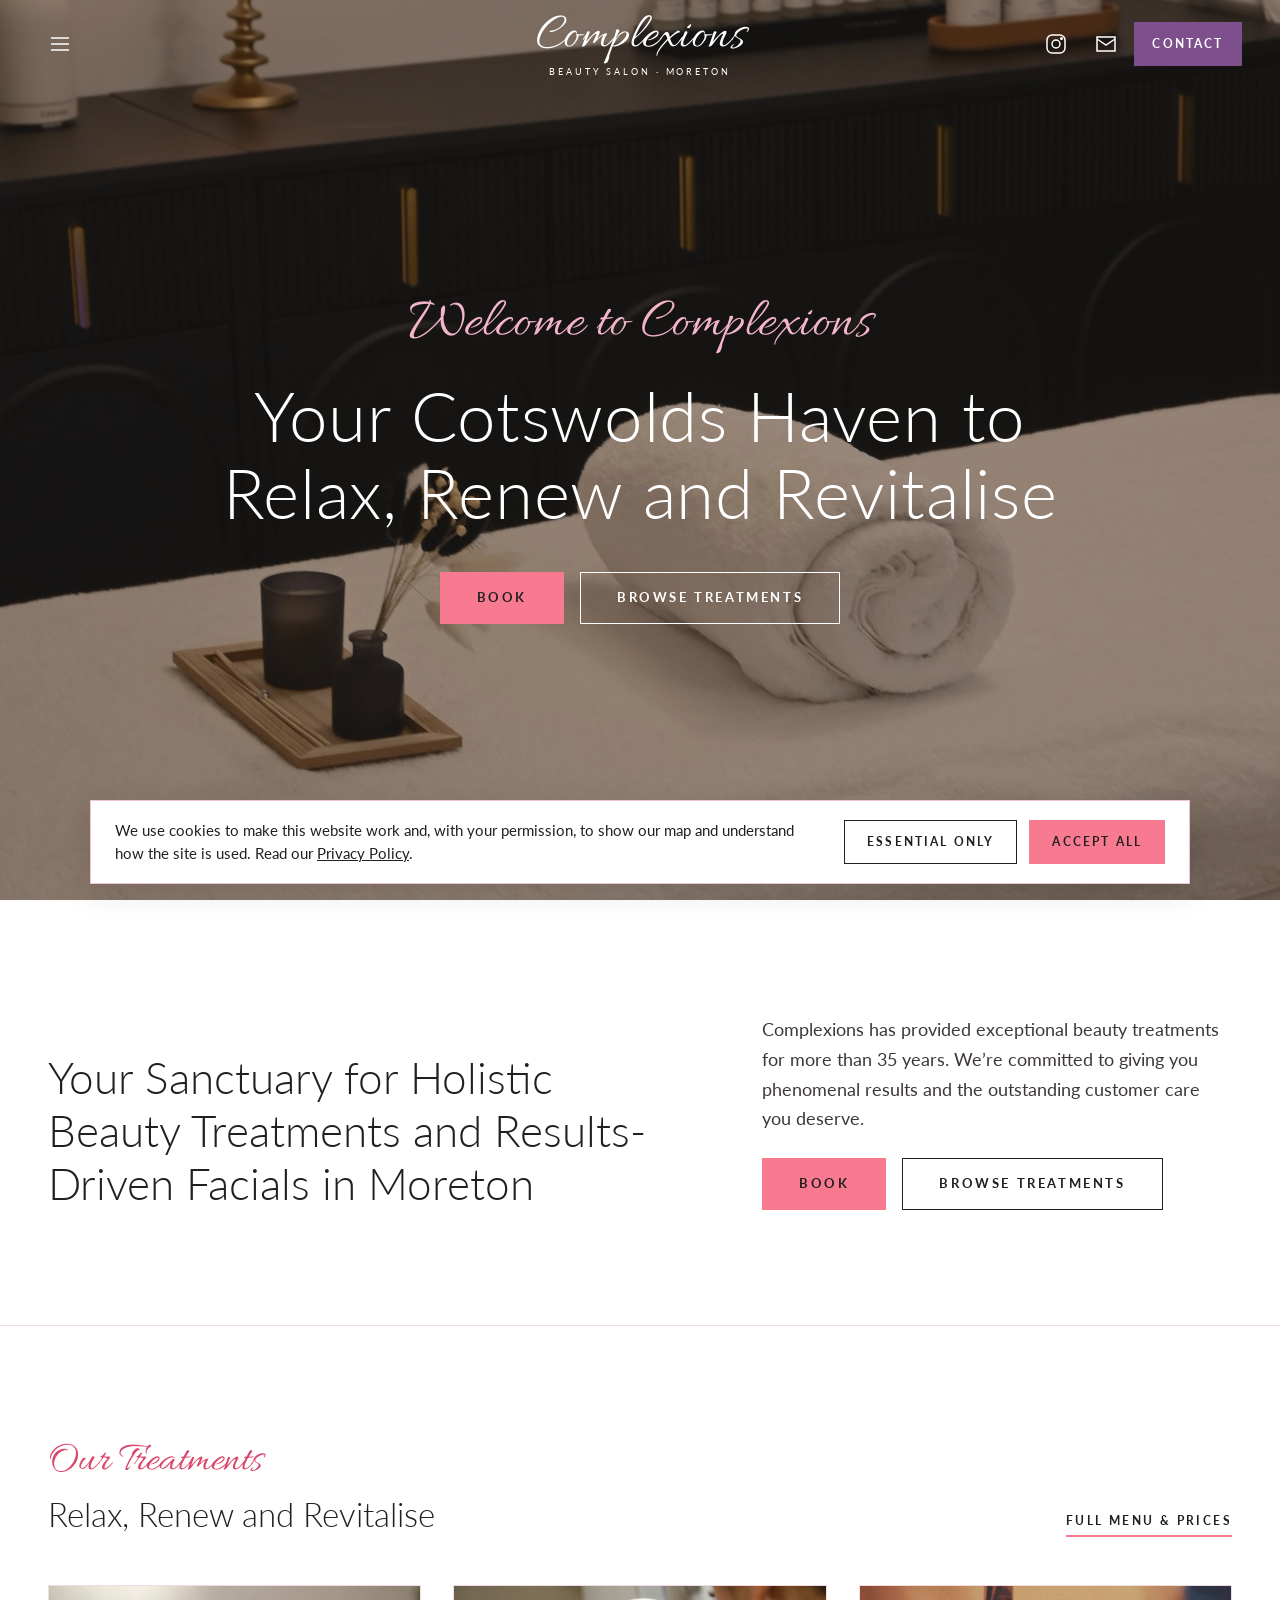
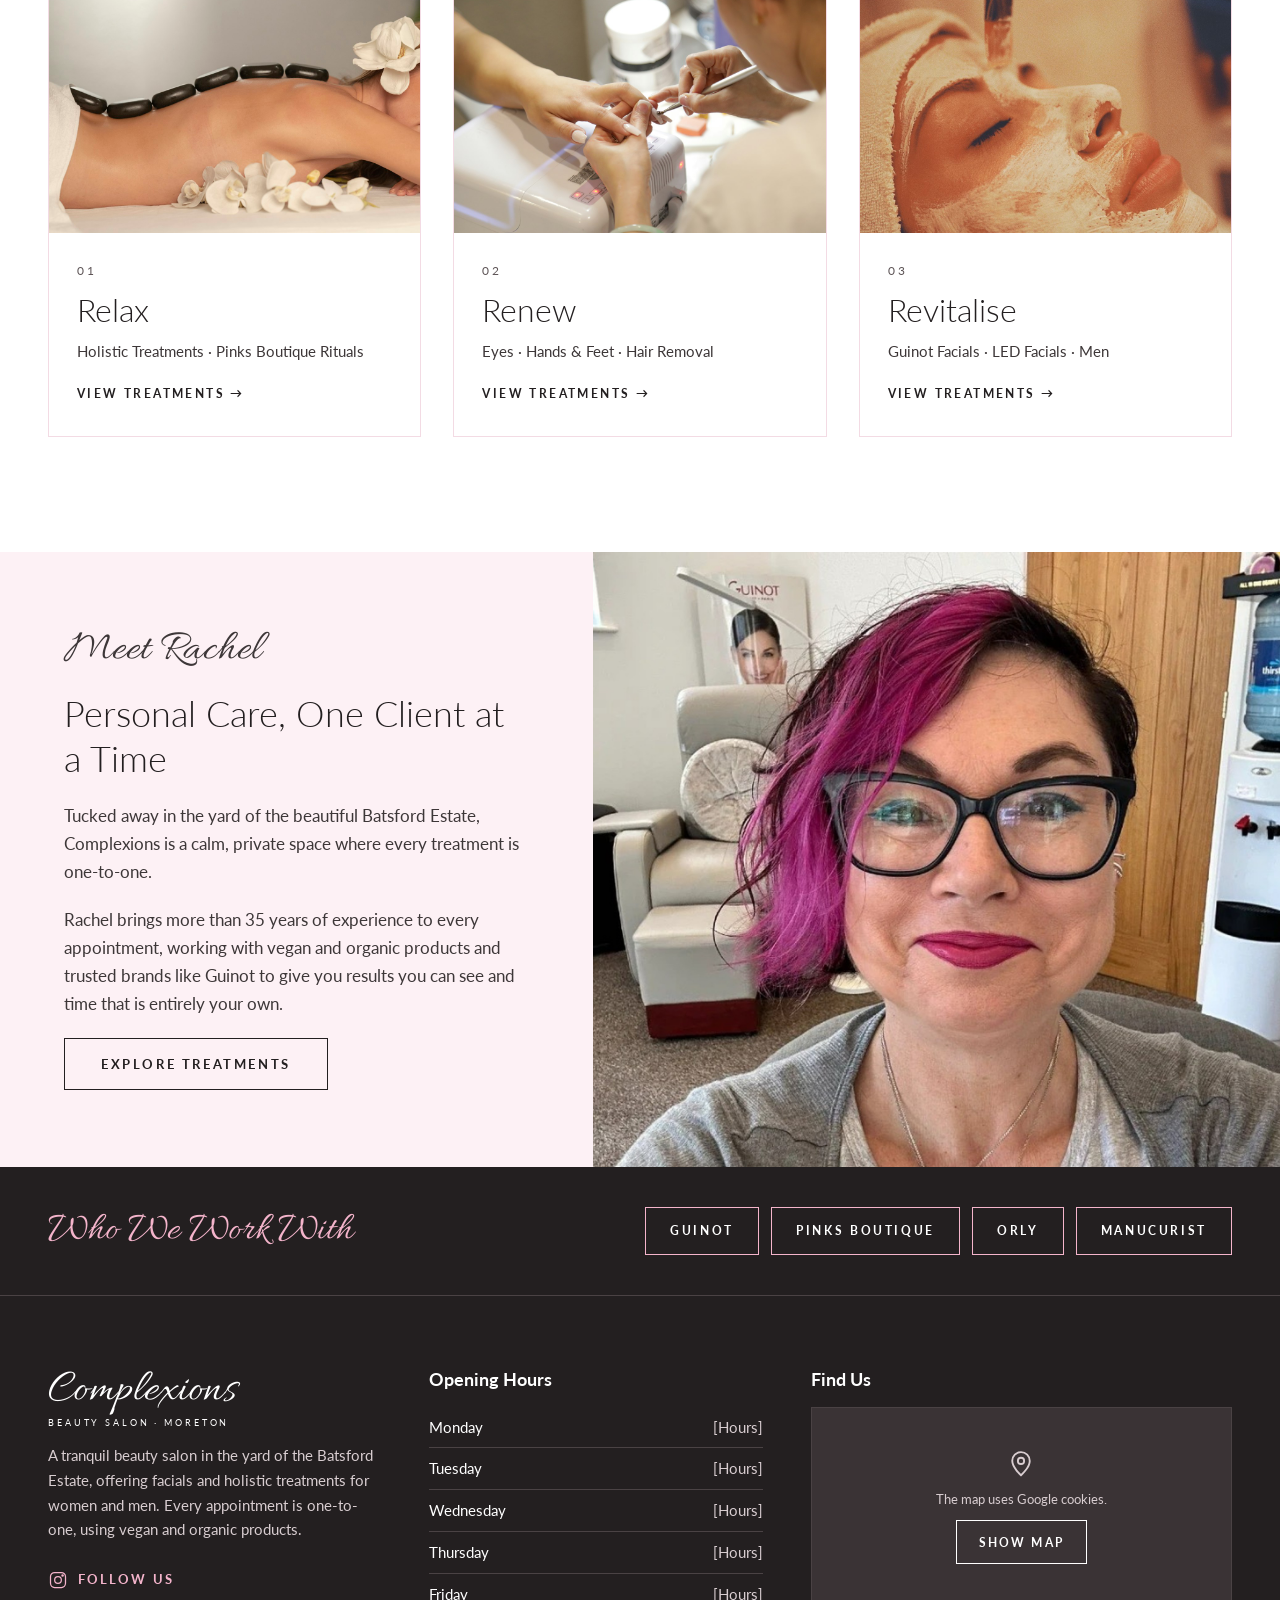
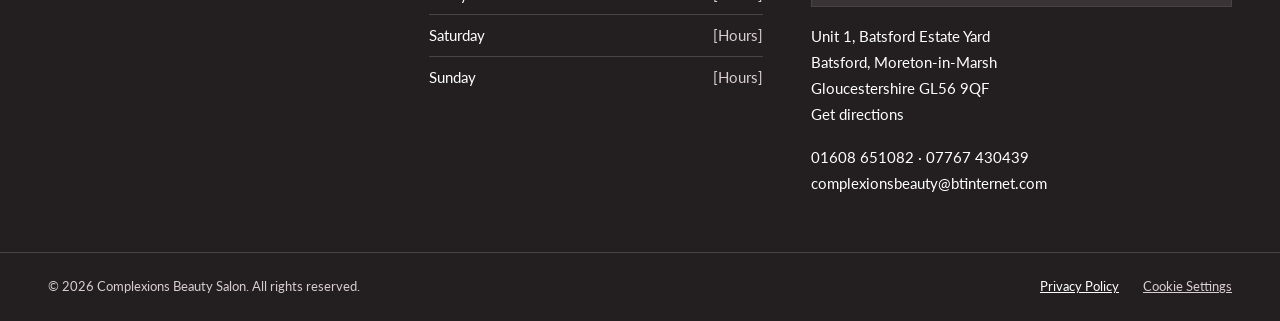
<file: index.html>
<!doctype html>
<html lang="en-GB">
<head>
<meta charset="utf-8">
<meta name="viewport" content="width=device-width, initial-scale=1">
<meta http-equiv="refresh" content="0; url=./v2/">
<title>Complexions Beauty Salon</title>
</head>
<body>
<p><a href="./v2/">Continue to Complexions</a></p>
</body>
</html>
</file>
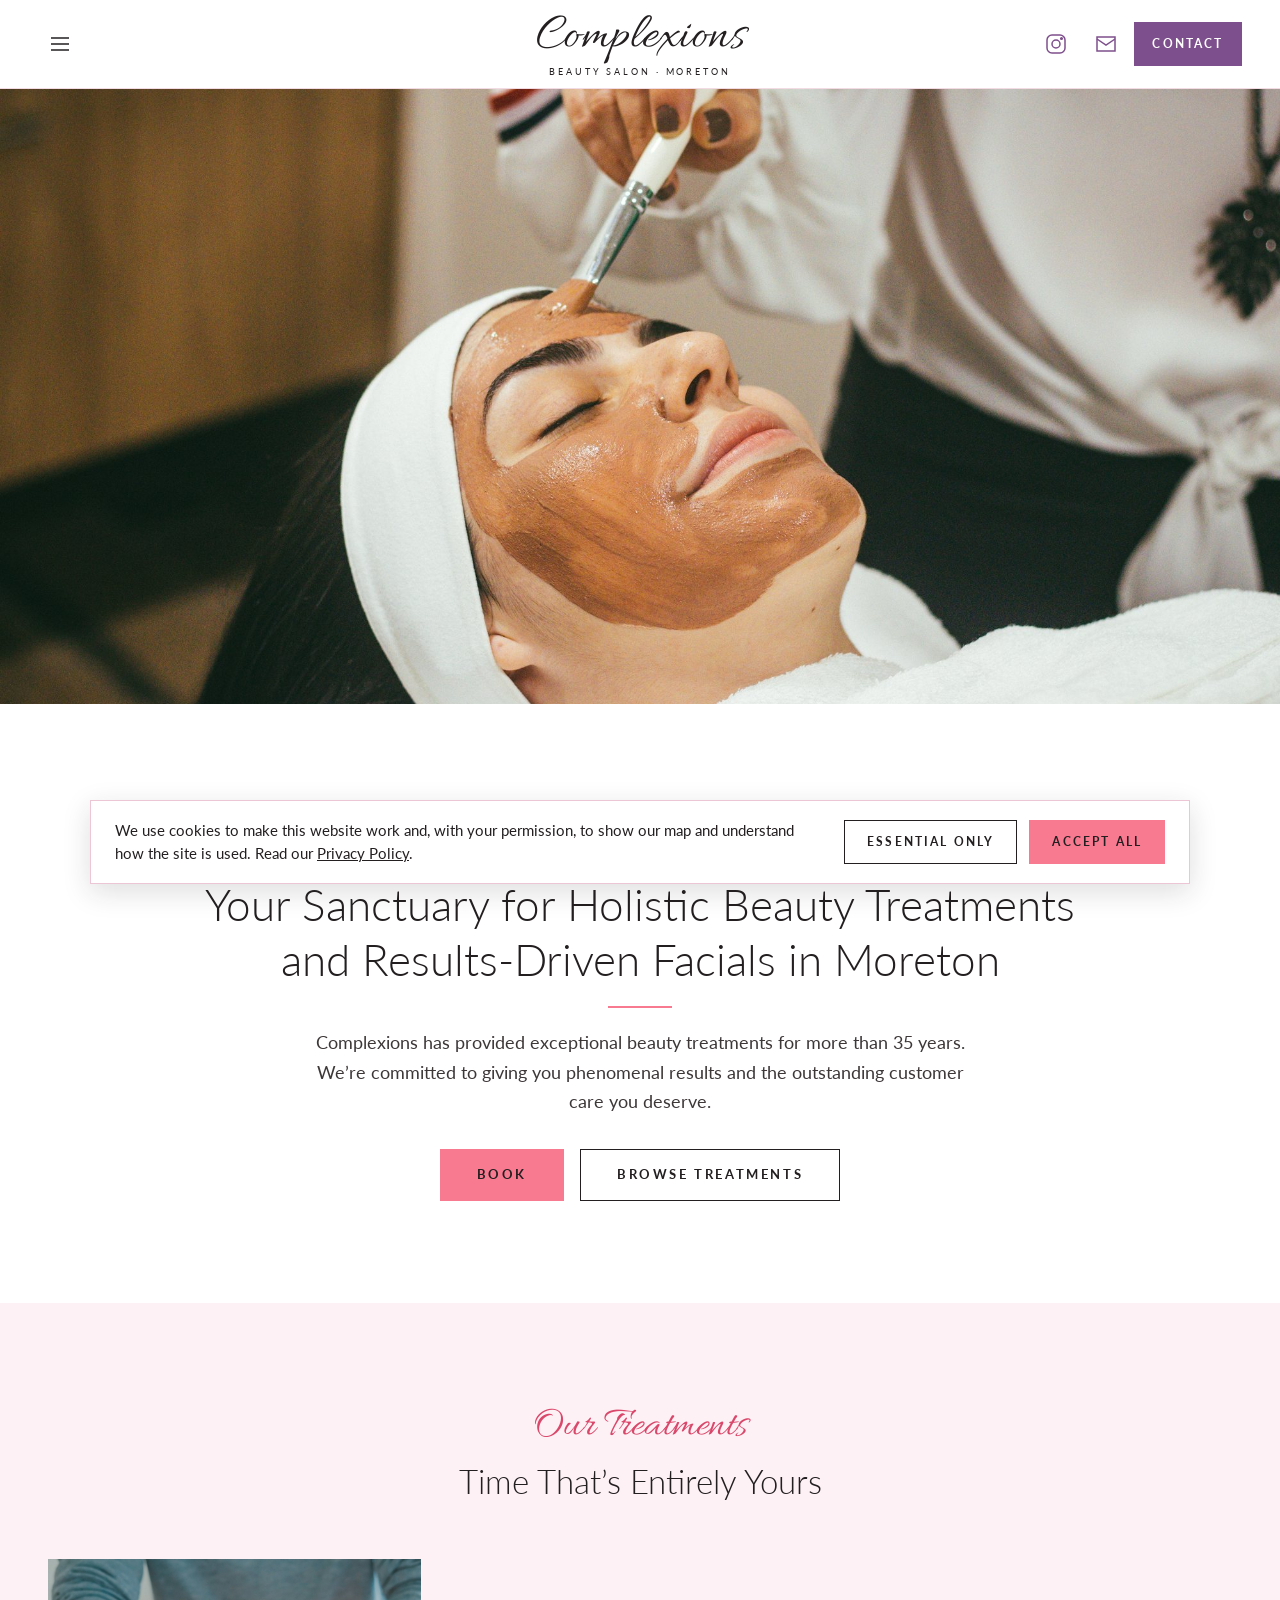
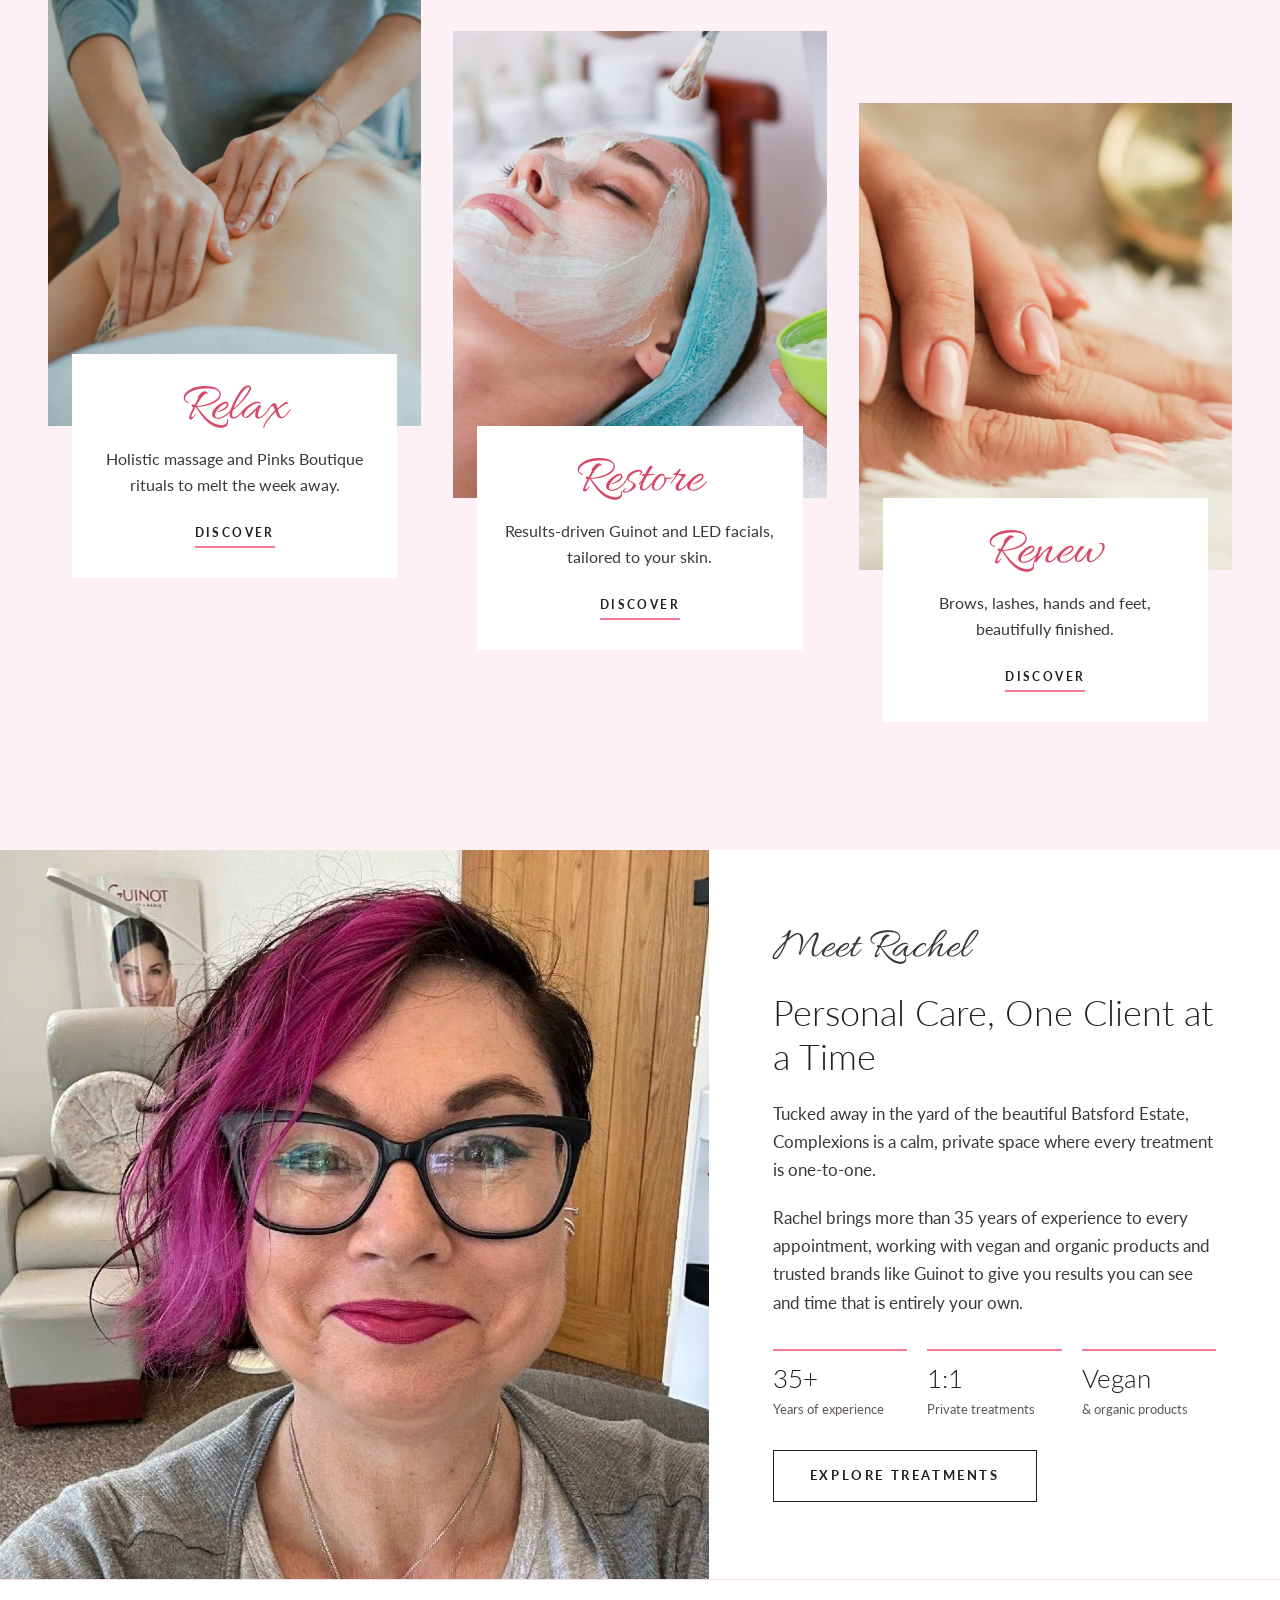
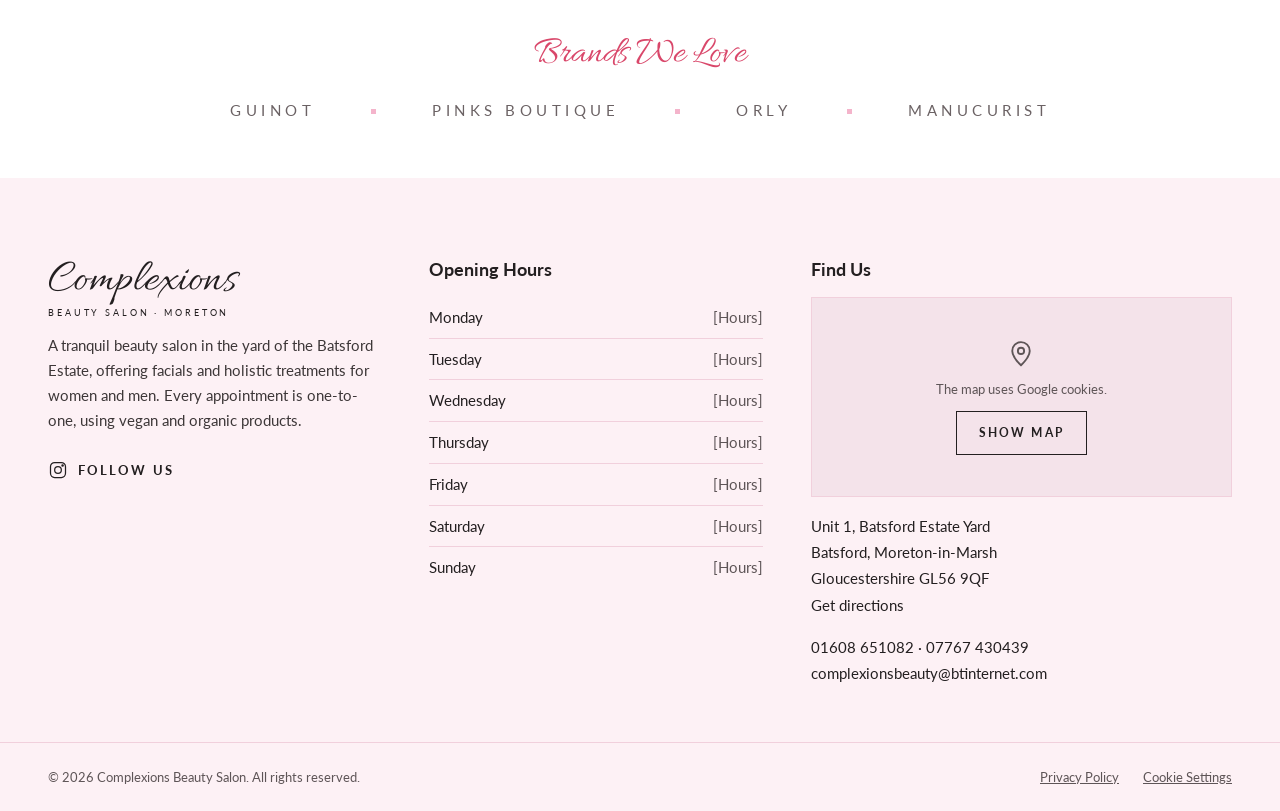
<file: v1/index.html>
<!doctype html>
<html lang="en-GB">
<head>
<meta charset="utf-8">
<meta name="viewport" content="width=device-width, initial-scale=1">
<title>Complexions Beauty Salon | Facials &amp; Holistic Treatments in Moreton-in-Marsh</title>
<meta name="description" content="Holistic beauty treatments and results-driven Guinot facials on the Batsford Estate, Moreton-in-Marsh. One-to-one care for more than 35 years.">
<meta property="og:title" content="Complexions Beauty Salon | Facials &amp; Holistic Treatments in Moreton-in-Marsh">
<meta property="og:description" content="Holistic beauty treatments and results-driven Guinot facials on the Batsford Estate, Moreton-in-Marsh. One-to-one care for more than 35 years.">
<meta property="og:type" content="website">
<meta name="theme-color" content="#ffffff">
<link rel="preconnect" href="https://fonts.googleapis.com">
<link rel="preconnect" href="https://fonts.gstatic.com" crossorigin>
<link rel="stylesheet" href="https://fonts.googleapis.com/css2?family=Allura&amp;family=Lato:wght@300;400;700&amp;display=swap">
<link rel="stylesheet" href="css/style.css">
<script type="application/ld+json">{"@context": "https://schema.org", "@type": "BeautySalon", "name": "Complexions Beauty Salon", "url": "https://complexionsbeautymoreton.co.uk/", "telephone": "+44 1608 651082", "email": "complexionsbeauty@btinternet.com", "address": {"@type": "PostalAddress", "streetAddress": "Unit 1, Batsford Estate Yard, Batsford", "addressLocality": "Moreton-in-Marsh", "addressRegion": "Gloucestershire", "postalCode": "GL56 9QF", "addressCountry": "GB"}, "sameAs": ["https://www.instagram.com/complexionsbeautysalonmoreton_/"]}</script>
</head>
<body>
<a class="skip-link" href="#main">Skip to content</a>
<header class="site-header">
<div class="site-header__inner">
<div class="site-header__left">
<button class="icon-btn" type="button" aria-label="Open menu" aria-controls="site-menu" aria-expanded="false" data-menu-open><svg viewBox="0 0 24 24" fill="none" stroke="currentColor" stroke-width="1.5" aria-hidden="true"><path d="M3 6h18M3 12h18M3 18h18"/></svg></button>
</div>
<a class="logo" href="index.html" aria-label="Complexions Beauty Salon, home">
<span class="logo__name">Complexions</span>
<span class="logo__tag">Beauty Salon &middot; Moreton</span>
</a>
<div class="site-header__right">
<a class="icon-btn social-link" href="https://www.instagram.com/complexionsbeautysalonmoreton_/" target="_blank" rel="noopener" aria-label="Complexions on Instagram"><svg viewBox="0 0 24 24" fill="none" stroke="currentColor" stroke-width="1.5" aria-hidden="true"><rect x="3" y="3" width="18" height="18" rx="5"/><circle cx="12" cy="12" r="4"/><circle cx="17.5" cy="6.5" r="0.8"/></svg></a>
<a class="icon-btn social-link social-link--email" href="mailto:complexionsbeauty@btinternet.com" aria-label="Email Complexions"><svg viewBox="0 0 24 24" fill="none" stroke="currentColor" stroke-width="1.5" aria-hidden="true"><rect x="3" y="5" width="18" height="14"/><path d="M3 7l9 6 9-6"/></svg></a>
<a class="contact-btn" href="#find-us">Contact</a>
</div>
</div>
</header>
<div class="menu" id="site-menu" aria-hidden="true">
<div class="menu__panel" role="dialog" aria-modal="true" aria-label="Menu">
<button class="icon-btn menu__close" type="button" aria-label="Close menu" data-menu-close><svg viewBox="0 0 24 24" fill="none" stroke="currentColor" stroke-width="1.5" aria-hidden="true"><path d="M5 5l14 14M19 5L5 19"/></svg></button>
<nav class="menu__nav" aria-label="Main">
<a href="index.html" aria-current="page">Home</a>
<a href="#about">About</a>
<a href="treatments.html">Treatments &amp; Prices</a>
<a href="treatments.html#facials">Facials</a>
<a href="treatments.html#treats">Gift Vouchers</a>
<a href="https://complexionsbeautymoreton.co.uk/booking/">Book</a>
<a href="#find-us">Contact</a>
</nav>
<div class="menu__contact">
<a href="tel:01608651082">01608 651082</a><br>
<a href="tel:07767430439">07767 430439</a><br>
<a href="mailto:complexionsbeauty@btinternet.com">complexionsbeauty@btinternet.com</a><br>
<a href="https://www.instagram.com/complexionsbeautysalonmoreton_/" target="_blank" rel="noopener">Instagram</a>
</div>
</div>
<button class="menu__backdrop" type="button" aria-label="Close menu" tabindex="-1" data-menu-close></button>
</div>
<main id="main">

<section class="hero-v1" aria-label="Welcome">
<img class="media" src="images/hero-salon.jpg" alt="A facial treatment in progress" loading="eager" fetchpriority="high">
</section>

<section class="intro">
<div class="intro__inner">
<p class="script script--lg">Welcome to Complexions</p>
<h1>Your Sanctuary for Holistic Beauty Treatments and Results-Driven Facials in Moreton</h1>
<span class="rule" aria-hidden="true"></span>
<p class="lead">Complexions has provided exceptional beauty treatments for more than 35 years. We&rsquo;re committed to giving you phenomenal results and the outstanding customer care you deserve.</p>
<div class="btn-row">
<a class="btn btn--primary" href="https://complexionsbeautymoreton.co.uk/booking/">Book</a>
<a class="btn btn--outline" href="treatments.html">Browse Treatments</a>
</div>
</div>
</section>

<section class="stagger" aria-labelledby="stagger-title">
<div class="stagger__head">
<p class="script">Our Treatments</p>
<h2 id="stagger-title">Time That&rsquo;s Entirely Yours</h2>
</div>
<div class="stagger__grid">
<article class="stagger__item">
<div class="stagger__img"><img class="media" src="images/relax.jpg" alt="A holistic massage treatment" loading="lazy"></div>
<div class="stagger__card">
<h3>Relax</h3>
<p>Holistic massage and Pinks Boutique rituals to melt the week away.</p>
<a class="text-link" href="treatments.html#holistic">Discover</a>
</div>
</article>
<article class="stagger__item">
<div class="stagger__img"><img class="media" src="images/restore.jpg" alt="A restorative facial treatment" loading="lazy"></div>
<div class="stagger__card">
<h3>Restore</h3>
<p>Results-driven Guinot and LED facials, tailored to your skin.</p>
<a class="text-link" href="treatments.html#facials">Discover</a>
</div>
</article>
<article class="stagger__item">
<div class="stagger__img"><img class="media" src="images/renew.jpg" alt="A soft pink manicure" loading="lazy"></div>
<div class="stagger__card">
<h3>Renew</h3>
<p>Brows, lashes, hands and feet, beautifully finished.</p>
<a class="text-link" href="treatments.html#hands-feet">Discover</a>
</div>
</article>
</div>
</section>

<section class="about" id="about" aria-label="About Complexions">
<div class="about__media"><img class="media" src="images/about-rachel.jpg" alt="Portrait of a beauty therapist" loading="lazy"></div>
<div class="about__body">
<p class="script script--md">Meet Rachel</p>
<h2>Personal Care, One Client at a Time</h2>
<p>Tucked away in the yard of the beautiful Batsford Estate, Complexions is a calm, private space where every treatment is one-to-one.</p>
<p>Rachel brings more than 35 years of experience to every appointment, working with vegan and organic products and trusted brands like Guinot to give you results you can see and time that is entirely your own.</p>
<div class="facts">
<div><strong>35+</strong><span>Years of experience</span></div>
<div><strong>1:1</strong><span>Private treatments</span></div>
<div><strong>Vegan</strong><span>&amp; organic products</span></div>
</div>
<div><a class="btn btn--outline" href="treatments.html">Explore Treatments</a></div>
</div>
</section>

<section class="brands" aria-labelledby="brands-title">
<div class="brands__inner">
<h2 id="brands-title">Brands We Love</h2>
<ul>
<li>Guinot</li>
<li>Pinks Boutique</li>
<li>Orly</li>
<li>Manucurist</li>
</ul>
</div>
</section>

</main>
<footer class="site-footer" id="find-us">
<div class="wrap footer-cols">
<div class="footer-col">
<div class="footer-logo"><a class="logo" href="index.html" aria-label="Complexions Beauty Salon, home">
<span class="logo__name">Complexions</span>
<span class="logo__tag">Beauty Salon &middot; Moreton</span>
</a></div>
<p>A tranquil beauty salon in the yard of the Batsford Estate, offering facials and holistic treatments for women and men. Every appointment is one-to-one, using vegan and organic products.</p>
<a class="follow" href="https://www.instagram.com/complexionsbeautysalonmoreton_/" target="_blank" rel="noopener"><svg viewBox="0 0 24 24" fill="none" stroke="currentColor" stroke-width="1.5" aria-hidden="true"><rect x="3" y="3" width="18" height="18" rx="5"/><circle cx="12" cy="12" r="4"/><circle cx="17.5" cy="6.5" r="0.8"/></svg> Follow Us</a>
</div>
<div class="footer-col">
<h3>Opening Hours</h3>
<ul class="hours">
<li><span>Monday</span><span>[Hours]</span></li>
<li><span>Tuesday</span><span>[Hours]</span></li>
<li><span>Wednesday</span><span>[Hours]</span></li>
<li><span>Thursday</span><span>[Hours]</span></li>
<li><span>Friday</span><span>[Hours]</span></li>
<li><span>Saturday</span><span>[Hours]</span></li>
<li><span>Sunday</span><span>[Hours]</span></li>
</ul>
</div>
<div class="footer-col footer-col--wide">
<h3>Find Us</h3>
<div class="map" data-map="https://maps.google.com/maps?q=Complexions%20Beauty%20Salon%2C%20Unit%201%20Batsford%20Estate%20Yard%2C%20Batsford%2C%20GL56%209QF&amp;z=15&amp;output=embed">
<div class="map__consent">
<svg viewBox="0 0 24 24" fill="none" stroke="currentColor" stroke-width="1.5" aria-hidden="true"><path d="M12 21s-7-6.2-7-11.5A7 7 0 0 1 19 9.5C19 14.8 12 21 12 21z"/><circle cx="12" cy="9.5" r="2.5"/></svg>
<span>The map uses Google cookies.</span>
<button class="btn btn--outline btn--sm" type="button" data-map-load>Show Map</button>
</div>
</div>
<address class="address">
Unit 1, Batsford Estate Yard<br>Batsford, Moreton-in-Marsh<br>Gloucestershire GL56 9QF<br>
<a href="https://www.google.com/maps/search/?api=1&amp;query=Complexions+Beauty+Salon+Batsford+Moreton-in-Marsh+GL56+9QF" target="_blank" rel="noopener">Get directions</a>
</address>
<div class="address">
<a href="tel:01608651082">01608 651082</a> &middot; <a href="tel:07767430439">07767 430439</a><br>
<a href="mailto:complexionsbeauty@btinternet.com">complexionsbeauty@btinternet.com</a>
</div>
</div>
</div>
<div class="footer-bar">
<div class="wrap footer-bar__inner">
<span>&copy; <span data-year>2026</span> Complexions Beauty Salon. All rights reserved.</span>
<div class="footer-bar__links">
<a href="privacy.html">Privacy Policy</a>
<button class="linklike" type="button" data-cookie-settings>Cookie Settings</button>
</div>
</div>
</div>
</footer>

<div class="cookie" id="cookie-banner" role="region" aria-label="Cookie notice" hidden>
<div class="cookie__box">
<p>We use cookies to make this website work and, with your permission, to show our map and understand how the site is used. Read our <a href="privacy.html#cookies">Privacy Policy</a>.</p>
<div class="cookie__actions">
<button class="btn btn--outline btn--sm" type="button" data-cookie="essential">Essential Only</button>
<button class="btn btn--primary btn--sm" type="button" data-cookie="all">Accept All</button>
</div>
</div>
</div>

<script src="js/main.js"></script>
</body>
</html>
</file>
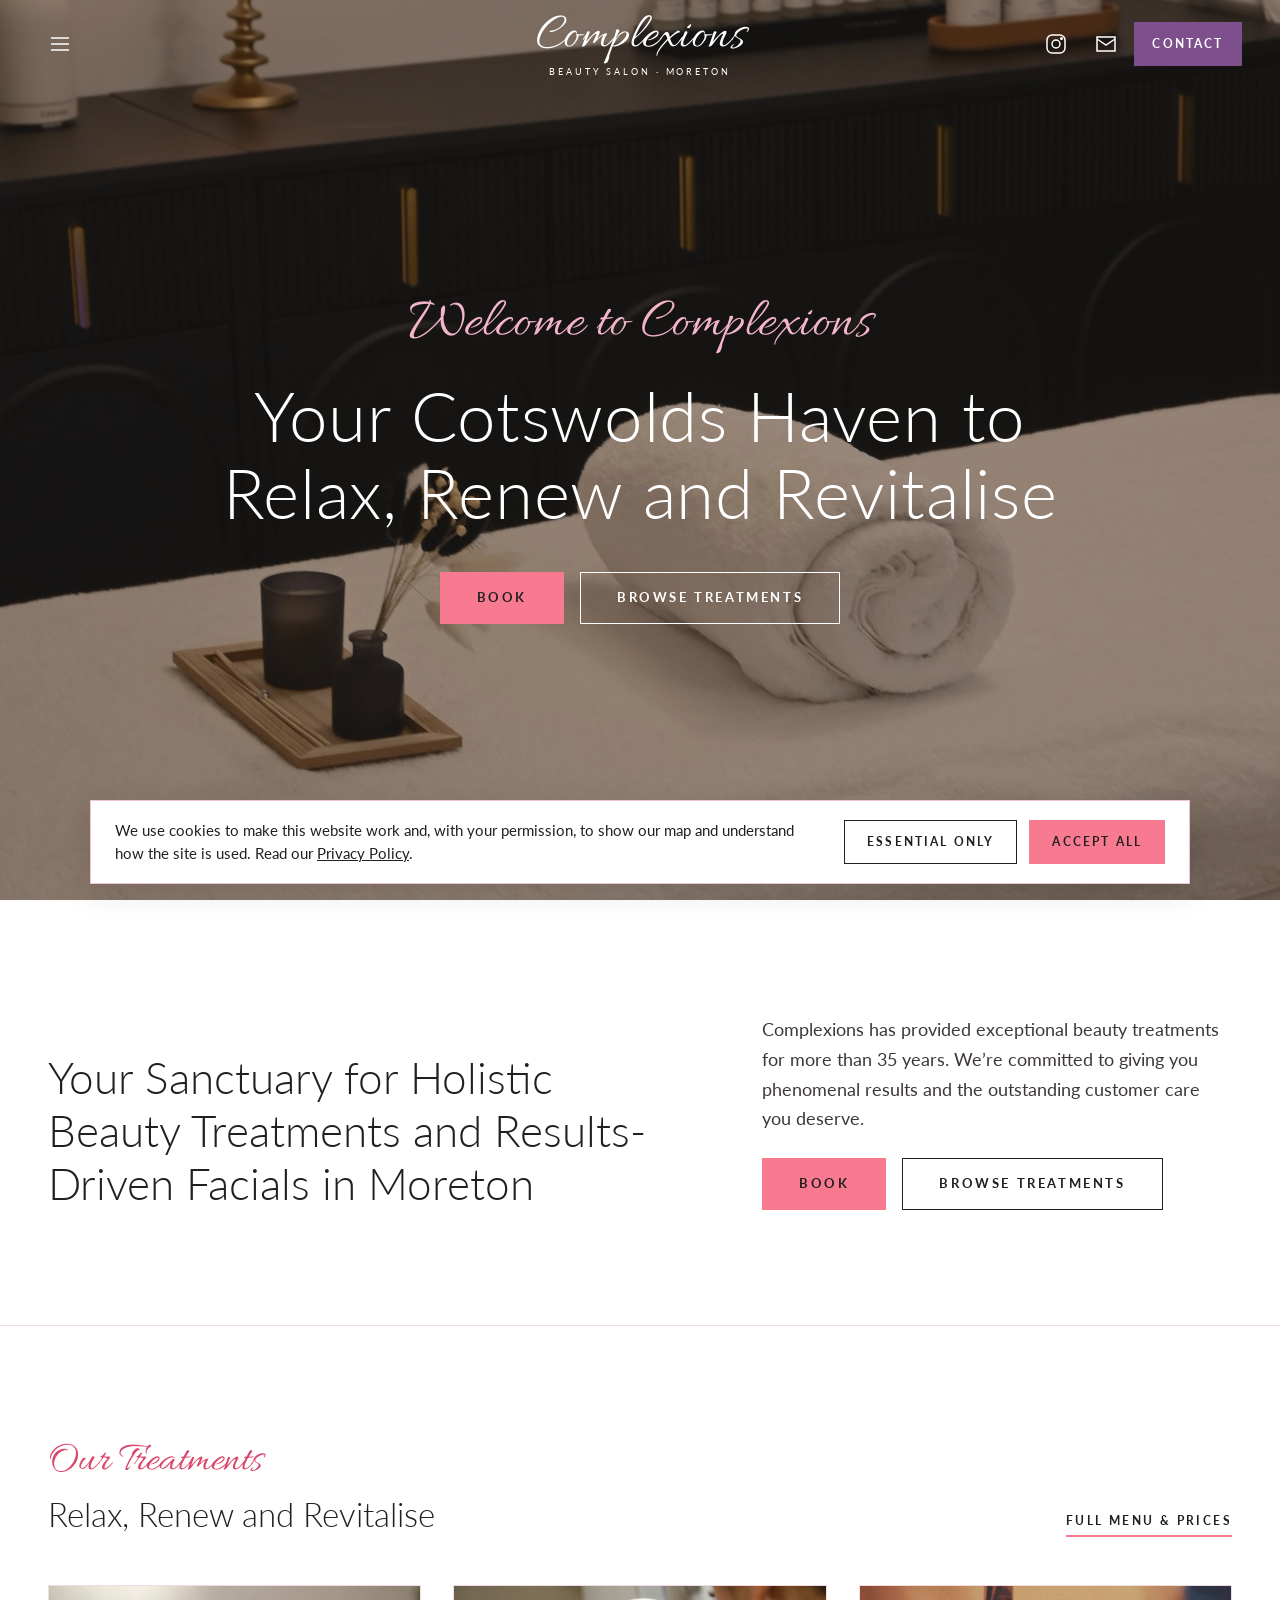
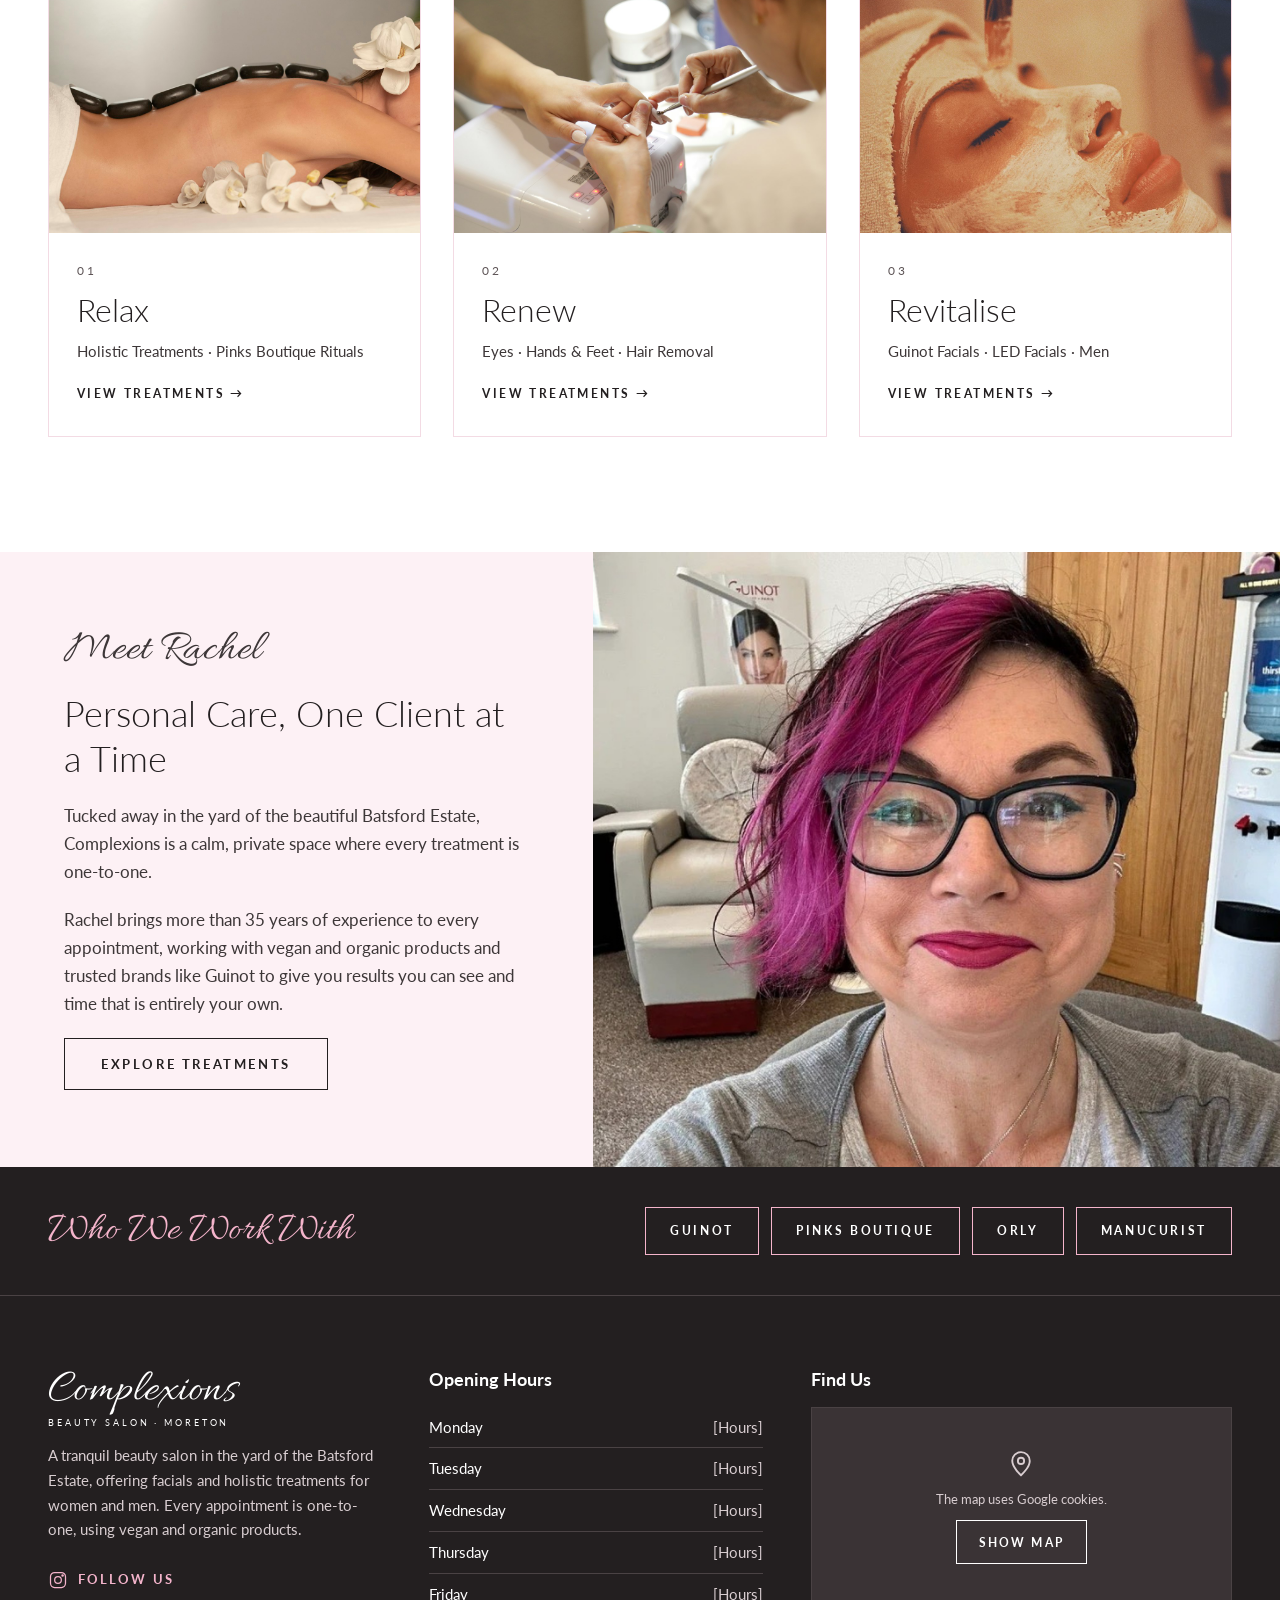
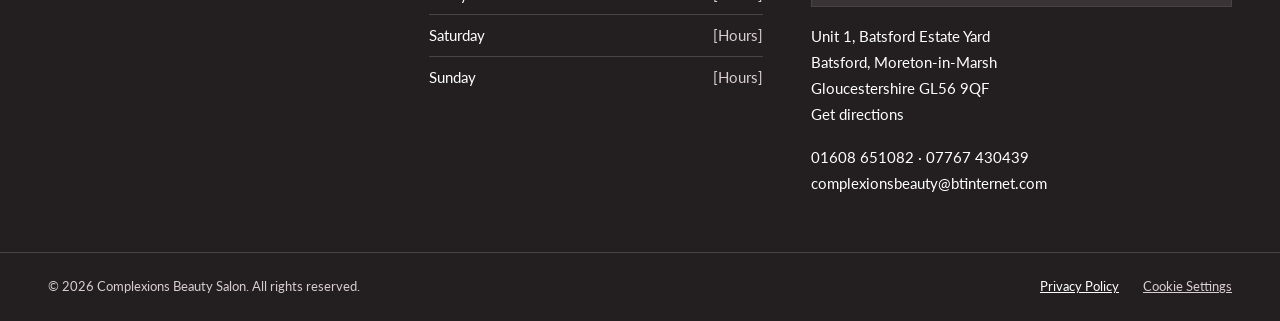
<file: v2/index.html>
<!doctype html>
<html lang="en-GB">
<head>
<meta charset="utf-8">
<meta name="viewport" content="width=device-width, initial-scale=1">
<title>Complexions Beauty Salon | Your Cotswolds Haven in Moreton-in-Marsh</title>
<meta name="description" content="Relax, renew and revitalise at Complexions on the Batsford Estate, Moreton-in-Marsh. Guinot facials, holistic treatments and one-to-one care for more than 35 years.">
<meta property="og:title" content="Complexions Beauty Salon | Your Cotswolds Haven in Moreton-in-Marsh">
<meta property="og:description" content="Relax, renew and revitalise at Complexions on the Batsford Estate, Moreton-in-Marsh. Guinot facials, holistic treatments and one-to-one care for more than 35 years.">
<meta property="og:type" content="website">
<meta name="theme-color" content="#ffffff">
<link rel="preconnect" href="https://fonts.googleapis.com">
<link rel="preconnect" href="https://fonts.gstatic.com" crossorigin>
<link rel="stylesheet" href="https://fonts.googleapis.com/css2?family=Allura&amp;family=Lato:wght@300;400;700&amp;display=swap">
<link rel="stylesheet" href="css/style.css">
<script type="application/ld+json">{"@context": "https://schema.org", "@type": "BeautySalon", "name": "Complexions Beauty Salon", "url": "https://complexionsbeautymoreton.co.uk/", "telephone": "+44 1608 651082", "email": "complexionsbeauty@btinternet.com", "address": {"@type": "PostalAddress", "streetAddress": "Unit 1, Batsford Estate Yard, Batsford", "addressLocality": "Moreton-in-Marsh", "addressRegion": "Gloucestershire", "postalCode": "GL56 9QF", "addressCountry": "GB"}, "sameAs": ["https://www.instagram.com/complexionsbeautysalonmoreton_/"]}</script>
</head>
<body>
<a class="skip-link" href="#main">Skip to content</a>
<header class="site-header site-header--overlay">
<div class="site-header__inner">
<div class="site-header__left">
<button class="icon-btn" type="button" aria-label="Open menu" aria-controls="site-menu" aria-expanded="false" data-menu-open><svg viewBox="0 0 24 24" fill="none" stroke="currentColor" stroke-width="1.5" aria-hidden="true"><path d="M3 6h18M3 12h18M3 18h18"/></svg></button>
</div>
<a class="logo" href="index.html" aria-label="Complexions Beauty Salon, home">
<span class="logo__name">Complexions</span>
<span class="logo__tag">Beauty Salon &middot; Moreton</span>
</a>
<div class="site-header__right">
<a class="icon-btn social-link" href="https://www.instagram.com/complexionsbeautysalonmoreton_/" target="_blank" rel="noopener" aria-label="Complexions on Instagram"><svg viewBox="0 0 24 24" fill="none" stroke="currentColor" stroke-width="1.5" aria-hidden="true"><rect x="3" y="3" width="18" height="18" rx="5"/><circle cx="12" cy="12" r="4"/><circle cx="17.5" cy="6.5" r="0.8"/></svg></a>
<a class="icon-btn social-link social-link--email" href="mailto:complexionsbeauty@btinternet.com" aria-label="Email Complexions"><svg viewBox="0 0 24 24" fill="none" stroke="currentColor" stroke-width="1.5" aria-hidden="true"><rect x="3" y="5" width="18" height="14"/><path d="M3 7l9 6 9-6"/></svg></a>
<a class="contact-btn" href="#find-us">Contact</a>
</div>
</div>
</header>
<div class="menu" id="site-menu" aria-hidden="true">
<div class="menu__panel" role="dialog" aria-modal="true" aria-label="Menu">
<button class="icon-btn menu__close" type="button" aria-label="Close menu" data-menu-close><svg viewBox="0 0 24 24" fill="none" stroke="currentColor" stroke-width="1.5" aria-hidden="true"><path d="M5 5l14 14M19 5L5 19"/></svg></button>
<nav class="menu__nav" aria-label="Main">
<a href="index.html" aria-current="page">Home</a>
<a href="#about">About</a>
<a href="treatments.html">Treatments &amp; Prices</a>
<a href="treatments.html#facials">Facials</a>
<a href="treatments.html#treats">Gift Vouchers</a>
<a href="https://complexionsbeautymoreton.co.uk/booking/">Book</a>
<a href="#find-us">Contact</a>
</nav>
<div class="menu__contact">
<a href="tel:01608651082">01608 651082</a><br>
<a href="tel:07767430439">07767 430439</a><br>
<a href="mailto:complexionsbeauty@btinternet.com">complexionsbeauty@btinternet.com</a><br>
<a href="https://www.instagram.com/complexionsbeautysalonmoreton_/" target="_blank" rel="noopener">Instagram</a>
</div>
</div>
<button class="menu__backdrop" type="button" aria-label="Close menu" tabindex="-1" data-menu-close></button>
</div>
<main id="main">

<section class="hero-v2" aria-label="Welcome">
<img class="media" src="images/hero-full.jpg" alt="A treatment bed with a rolled towel and candle" loading="eager">
<div class="hero-v2__content">
<p class="script">Welcome to Complexions</p>
<h1>Your Cotswolds Haven to Relax, Renew and Revitalise</h1>
<div class="btn-row">
<a class="btn btn--primary" href="https://complexionsbeautymoreton.co.uk/booking/">Book</a>
<a class="btn btn--outline-light" href="treatments.html">Browse Treatments</a>
</div>
</div>
<a class="hero-v2__scroll" href="#welcome">Scroll <svg viewBox="0 0 24 24" fill="none" stroke="currentColor" stroke-width="1.5" aria-hidden="true"><path d="M6 9l6 6 6-6"/></svg></a>
</section>

<section class="statement" id="welcome">
<div class="statement__inner">
<h2>Your Sanctuary for Holistic Beauty Treatments and Results-Driven Facials in Moreton</h2>
<div class="statement__copy">
<p>Complexions has provided exceptional beauty treatments for more than 35 years. We&rsquo;re committed to giving you phenomenal results and the outstanding customer care you deserve.</p>
<div class="btn-row">
<a class="btn btn--primary" href="https://complexionsbeautymoreton.co.uk/booking/">Book</a>
<a class="btn btn--outline" href="treatments.html">Browse Treatments</a>
</div>
</div>
</div>
</section>

<section class="boxes" aria-labelledby="boxes-title">
<div class="boxes__inner">
<div class="boxes__head">
<div>
<p class="script">Our Treatments</p>
<h2 id="boxes-title">Relax, Renew and Revitalise</h2>
</div>
<a class="text-link" href="treatments.html">Full Menu &amp; Prices</a>
</div>
<div class="boxes__grid">
<a class="box" href="treatments.html#holistic">
<div class="box__img"><img class="media" src="images/relax.jpg" alt="A hot stone massage" loading="lazy"></div>
<div class="box__body">
<span class="box__num">01</span>
<h3>Relax</h3>
<p>Holistic Treatments &middot; Pinks Boutique Rituals</p>
<span class="box__more">View Treatments &rarr;</span>
</div>
</a>
<a class="box" href="treatments.html#eyes">
<div class="box__img"><img class="media" src="images/renew.jpg" alt="A manicure in progress" loading="lazy"></div>
<div class="box__body">
<span class="box__num">02</span>
<h3>Renew</h3>
<p>Eyes &middot; Hands &amp; Feet &middot; Hair Removal</p>
<span class="box__more">View Treatments &rarr;</span>
</div>
</a>
<a class="box" href="treatments.html#facials">
<div class="box__img"><img class="media" src="images/revitalise.jpg" alt="A soothing facial treatment" loading="lazy"></div>
<div class="box__body">
<span class="box__num">03</span>
<h3>Revitalise</h3>
<p>Guinot Facials &middot; LED Facials &middot; Men</p>
<span class="box__more">View Treatments &rarr;</span>
</div>
</a>
</div>
</div>
</section>

<section class="about about--v2" id="about" aria-label="About Complexions">
<div class="about__body">
<p class="script script--md">Meet Rachel</p>
<h2>Personal Care, One Client at a Time</h2>
<p>Tucked away in the yard of the beautiful Batsford Estate, Complexions is a calm, private space where every treatment is one-to-one.</p>
<p>Rachel brings more than 35 years of experience to every appointment, working with vegan and organic products and trusted brands like Guinot to give you results you can see and time that is entirely your own.</p>

<div><a class="btn btn--outline" href="treatments.html">Explore Treatments</a></div>
</div>
<div class="about__media"><img class="media" src="images/about-rachel.jpg" alt="Portrait of a beauty therapist" loading="lazy"></div>
</section>

</main>
<footer class="site-footer" id="find-us">
<div class="partners">
<div class="wrap partners__inner">
<h2>Who We Work With</h2>
<ul>
<li><a href="https://www.guinot.com/" target="_blank" rel="noopener">Guinot</a></li>
<li><a href="#">Pinks Boutique</a></li>
<li><a href="https://orlybeauty.com/" target="_blank" rel="noopener">Orly</a></li>
<li><a href="https://www.manucurist.com/" target="_blank" rel="noopener">Manucurist</a></li>
</ul>
</div>
</div>
<div class="wrap footer-cols">
<div class="footer-col">
<div class="footer-logo"><a class="logo" href="index.html" aria-label="Complexions Beauty Salon, home">
<span class="logo__name">Complexions</span>
<span class="logo__tag">Beauty Salon &middot; Moreton</span>
</a></div>
<p>A tranquil beauty salon in the yard of the Batsford Estate, offering facials and holistic treatments for women and men. Every appointment is one-to-one, using vegan and organic products.</p>
<a class="follow" href="https://www.instagram.com/complexionsbeautysalonmoreton_/" target="_blank" rel="noopener"><svg viewBox="0 0 24 24" fill="none" stroke="currentColor" stroke-width="1.5" aria-hidden="true"><rect x="3" y="3" width="18" height="18" rx="5"/><circle cx="12" cy="12" r="4"/><circle cx="17.5" cy="6.5" r="0.8"/></svg> Follow Us</a>
</div>
<div class="footer-col">
<h3>Opening Hours</h3>
<ul class="hours">
<li><span>Monday</span><span>[Hours]</span></li>
<li><span>Tuesday</span><span>[Hours]</span></li>
<li><span>Wednesday</span><span>[Hours]</span></li>
<li><span>Thursday</span><span>[Hours]</span></li>
<li><span>Friday</span><span>[Hours]</span></li>
<li><span>Saturday</span><span>[Hours]</span></li>
<li><span>Sunday</span><span>[Hours]</span></li>
</ul>
</div>
<div class="footer-col footer-col--wide">
<h3>Find Us</h3>
<div class="map" data-map="https://maps.google.com/maps?q=Complexions%20Beauty%20Salon%2C%20Unit%201%20Batsford%20Estate%20Yard%2C%20Batsford%2C%20GL56%209QF&amp;z=15&amp;output=embed">
<div class="map__consent">
<svg viewBox="0 0 24 24" fill="none" stroke="currentColor" stroke-width="1.5" aria-hidden="true"><path d="M12 21s-7-6.2-7-11.5A7 7 0 0 1 19 9.5C19 14.8 12 21 12 21z"/><circle cx="12" cy="9.5" r="2.5"/></svg>
<span>The map uses Google cookies.</span>
<button class="btn btn--outline btn--sm" type="button" data-map-load>Show Map</button>
</div>
</div>
<address class="address">
Unit 1, Batsford Estate Yard<br>Batsford, Moreton-in-Marsh<br>Gloucestershire GL56 9QF<br>
<a href="https://www.google.com/maps/search/?api=1&amp;query=Complexions+Beauty+Salon+Batsford+Moreton-in-Marsh+GL56+9QF" target="_blank" rel="noopener">Get directions</a>
</address>
<div class="address">
<a href="tel:01608651082">01608 651082</a> &middot; <a href="tel:07767430439">07767 430439</a><br>
<a href="mailto:complexionsbeauty@btinternet.com">complexionsbeauty@btinternet.com</a>
</div>
</div>
</div>
<div class="footer-bar">
<div class="wrap footer-bar__inner">
<span>&copy; <span data-year>2026</span> Complexions Beauty Salon. All rights reserved.</span>
<div class="footer-bar__links">
<a href="privacy.html">Privacy Policy</a>
<button class="linklike" type="button" data-cookie-settings>Cookie Settings</button>
</div>
</div>
</div>
</footer>

<div class="cookie" id="cookie-banner" role="region" aria-label="Cookie notice" hidden>
<div class="cookie__box">
<p>We use cookies to make this website work and, with your permission, to show our map and understand how the site is used. Read our <a href="privacy.html#cookies">Privacy Policy</a>.</p>
<div class="cookie__actions">
<button class="btn btn--outline btn--sm" type="button" data-cookie="essential">Essential Only</button>
<button class="btn btn--primary btn--sm" type="button" data-cookie="all">Accept All</button>
</div>
</div>
</div>

<script src="js/main.js"></script>
</body>
</html>
</file>
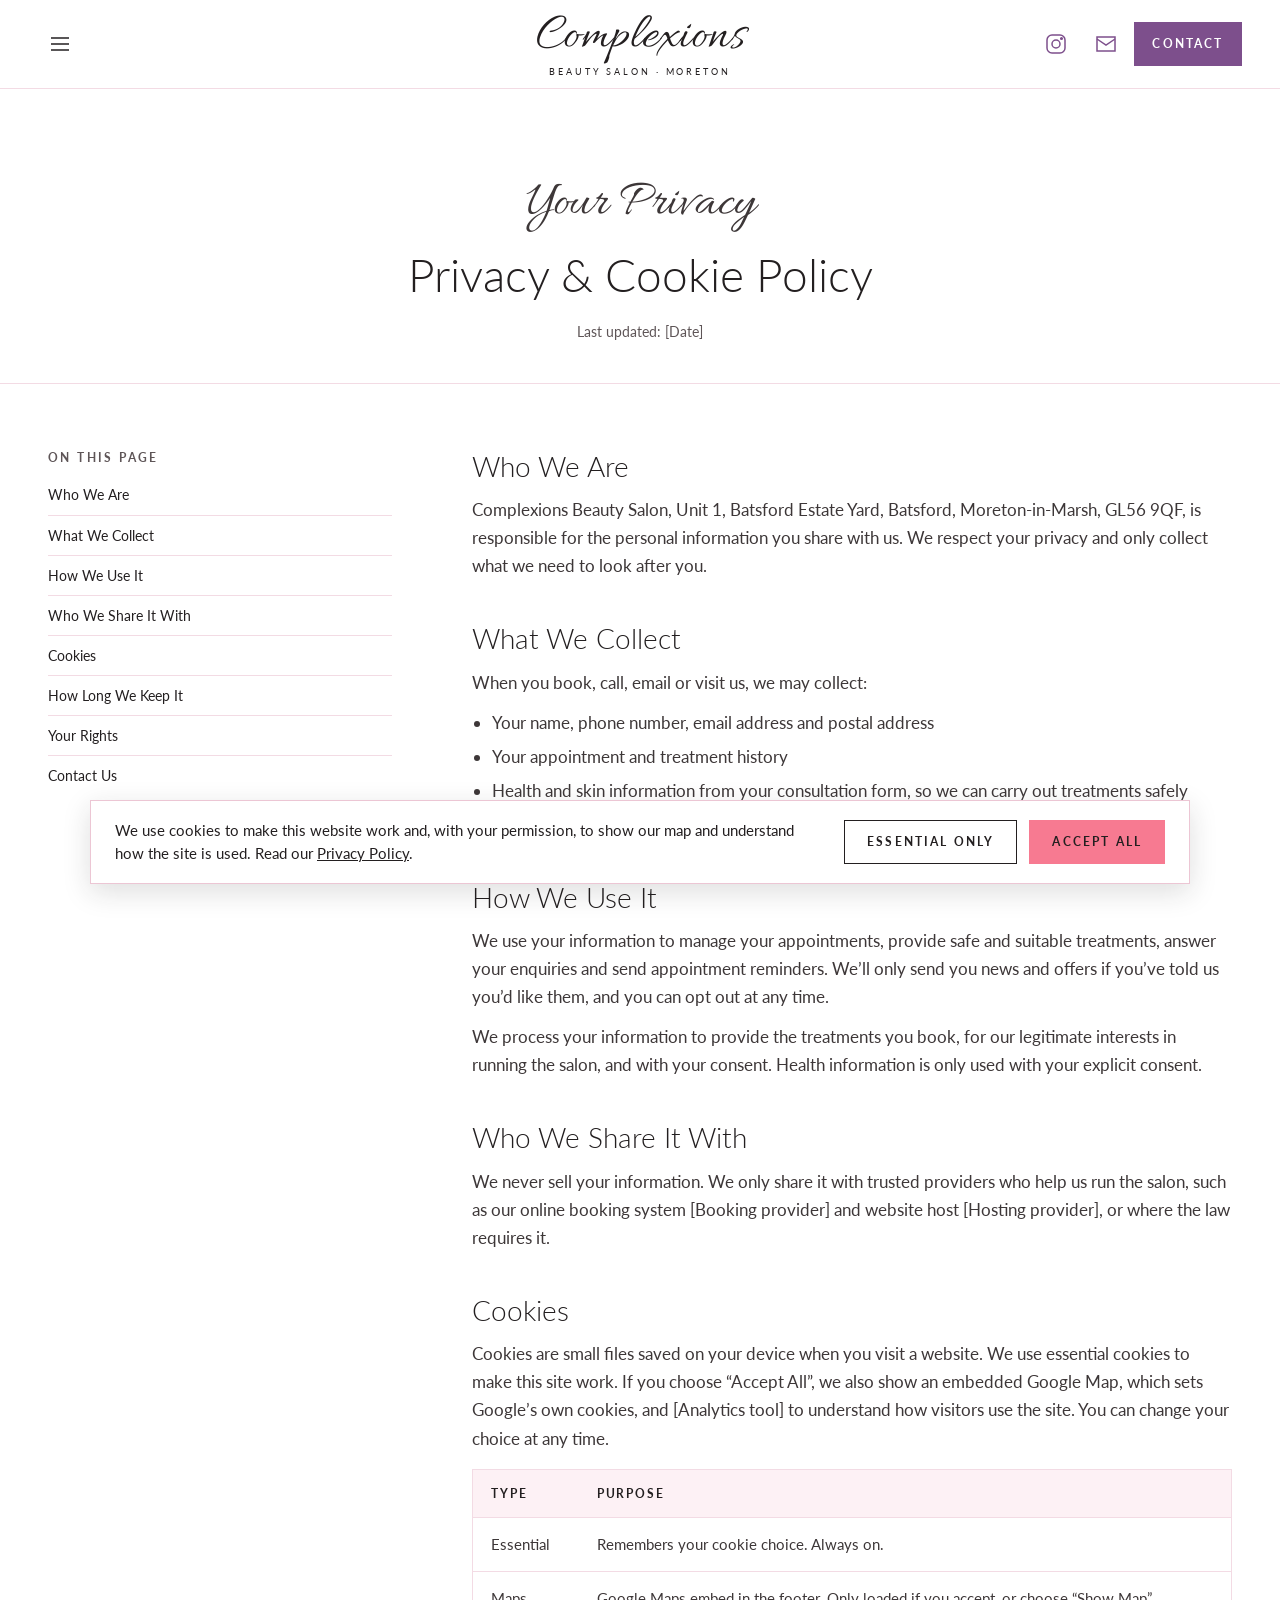
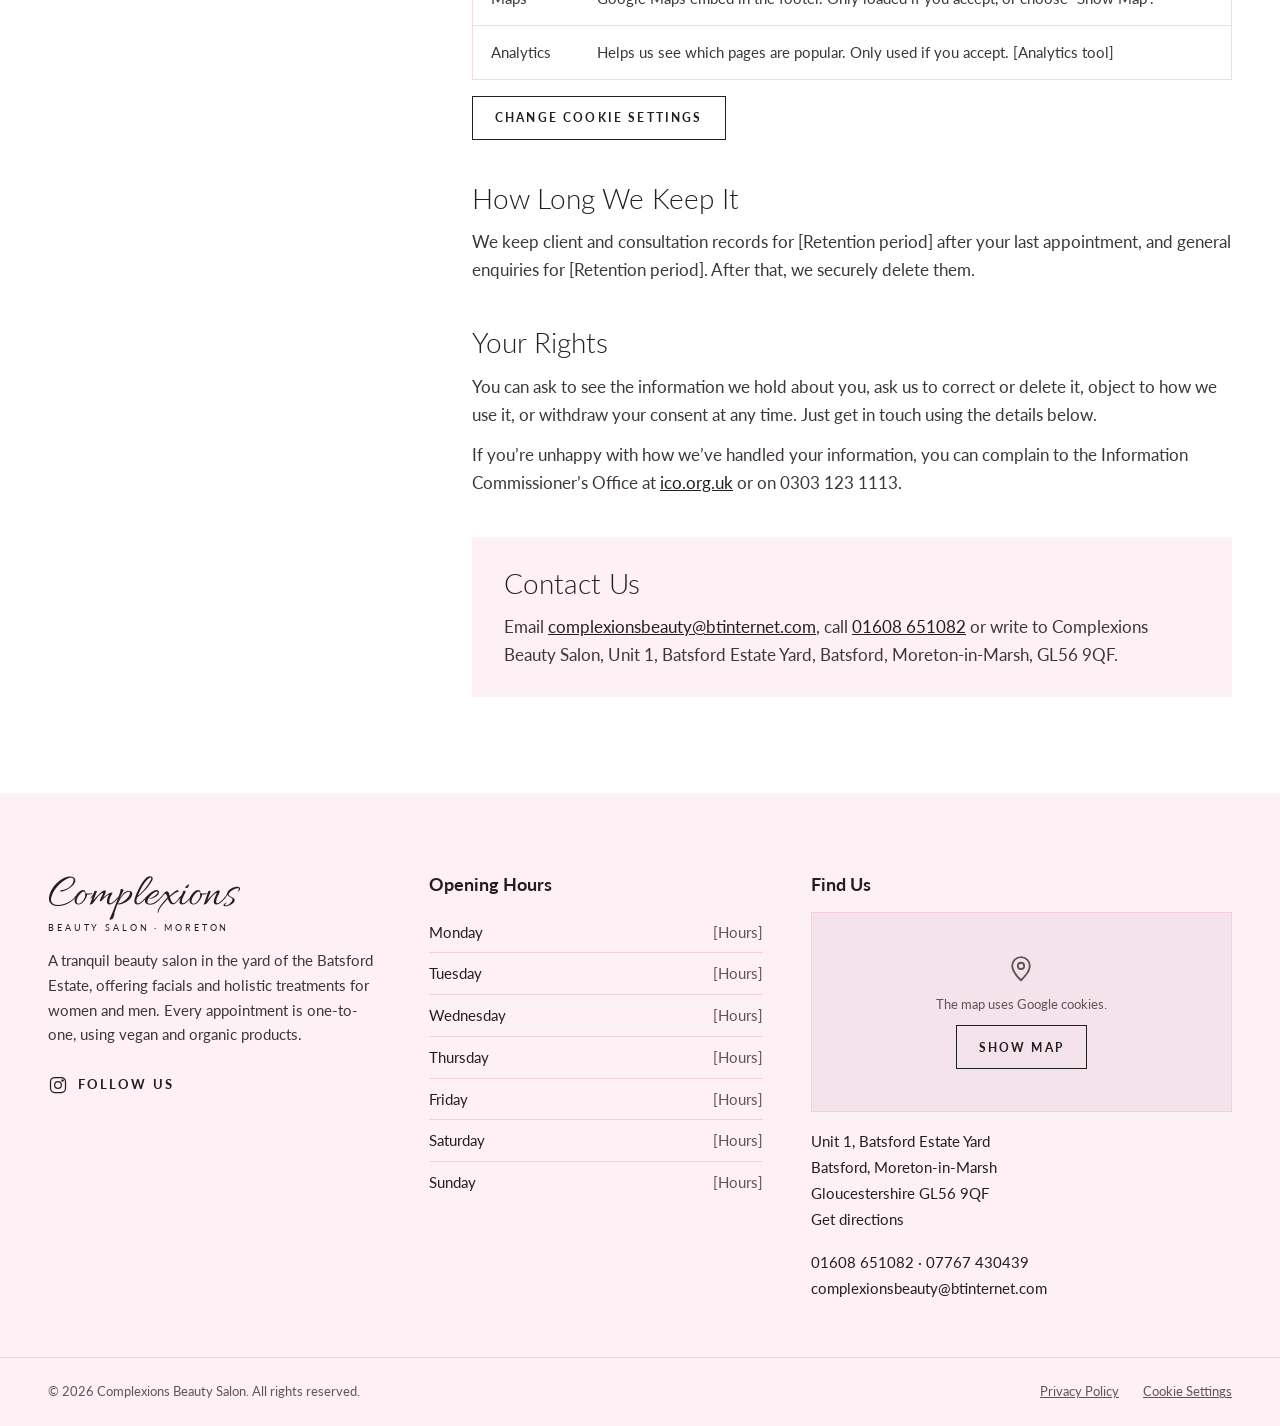
<file: v1/privacy.html>
<!doctype html>
<html lang="en-GB">
<head>
<meta charset="utf-8">
<meta name="viewport" content="width=device-width, initial-scale=1">
<title>Privacy &amp; Cookie Policy | Complexions Beauty Salon</title>
<meta name="description" content="How Complexions Beauty Salon collects, uses and protects your personal information, and how we use cookies.">
<meta property="og:title" content="Privacy &amp; Cookie Policy | Complexions Beauty Salon">
<meta property="og:description" content="How Complexions Beauty Salon collects, uses and protects your personal information, and how we use cookies.">
<meta property="og:type" content="website">
<meta name="theme-color" content="#ffffff">
<link rel="preconnect" href="https://fonts.googleapis.com">
<link rel="preconnect" href="https://fonts.gstatic.com" crossorigin>
<link rel="stylesheet" href="https://fonts.googleapis.com/css2?family=Allura&amp;family=Lato:wght@300;400;700&amp;display=swap">
<link rel="stylesheet" href="css/style.css">
</head>
<body>
<a class="skip-link" href="#main">Skip to content</a>
<header class="site-header">
<div class="site-header__inner">
<div class="site-header__left">
<button class="icon-btn" type="button" aria-label="Open menu" aria-controls="site-menu" aria-expanded="false" data-menu-open><svg viewBox="0 0 24 24" fill="none" stroke="currentColor" stroke-width="1.5" aria-hidden="true"><path d="M3 6h18M3 12h18M3 18h18"/></svg></button>
</div>
<a class="logo" href="index.html" aria-label="Complexions Beauty Salon, home">
<span class="logo__name">Complexions</span>
<span class="logo__tag">Beauty Salon &middot; Moreton</span>
</a>
<div class="site-header__right">
<a class="icon-btn social-link" href="https://www.instagram.com/complexionsbeautysalonmoreton_/" target="_blank" rel="noopener" aria-label="Complexions on Instagram"><svg viewBox="0 0 24 24" fill="none" stroke="currentColor" stroke-width="1.5" aria-hidden="true"><rect x="3" y="3" width="18" height="18" rx="5"/><circle cx="12" cy="12" r="4"/><circle cx="17.5" cy="6.5" r="0.8"/></svg></a>
<a class="icon-btn social-link social-link--email" href="mailto:complexionsbeauty@btinternet.com" aria-label="Email Complexions"><svg viewBox="0 0 24 24" fill="none" stroke="currentColor" stroke-width="1.5" aria-hidden="true"><rect x="3" y="5" width="18" height="14"/><path d="M3 7l9 6 9-6"/></svg></a>
<a class="contact-btn" href="#find-us">Contact</a>
</div>
</div>
</header>
<div class="menu" id="site-menu" aria-hidden="true">
<div class="menu__panel" role="dialog" aria-modal="true" aria-label="Menu">
<button class="icon-btn menu__close" type="button" aria-label="Close menu" data-menu-close><svg viewBox="0 0 24 24" fill="none" stroke="currentColor" stroke-width="1.5" aria-hidden="true"><path d="M5 5l14 14M19 5L5 19"/></svg></button>
<nav class="menu__nav" aria-label="Main">
<a href="index.html">Home</a>
<a href="index.html#about">About</a>
<a href="treatments.html">Treatments &amp; Prices</a>
<a href="treatments.html#facials">Facials</a>
<a href="treatments.html#treats">Gift Vouchers</a>
<a href="https://complexionsbeautymoreton.co.uk/booking/">Book</a>
<a href="#find-us">Contact</a>
</nav>
<div class="menu__contact">
<a href="tel:01608651082">01608 651082</a><br>
<a href="tel:07767430439">07767 430439</a><br>
<a href="mailto:complexionsbeauty@btinternet.com">complexionsbeauty@btinternet.com</a><br>
<a href="https://www.instagram.com/complexionsbeautysalonmoreton_/" target="_blank" rel="noopener">Instagram</a>
</div>
</div>
<button class="menu__backdrop" type="button" aria-label="Close menu" tabindex="-1" data-menu-close></button>
</div>
<main id="main">

<section class="page-head" style="border-bottom: 1px solid var(--line)">
<div class="page-head__inner">
<p class="script script--lg">Your Privacy</p>
<h1>Privacy &amp; Cookie Policy</h1>
<p style="font-size: 14px; color: var(--muted)">Last updated: [Date]</p>
</div>
</section>

<div class="wrap legal">
<nav class="legal__toc" aria-label="On this page">
<span class="eyebrow" style="color: var(--muted); margin-bottom: 8px">On This Page</span>
<a href="#who">Who We Are</a>
<a href="#collect">What We Collect</a>
<a href="#use">How We Use It</a>
<a href="#share">Who We Share It With</a>
<a href="#cookies">Cookies</a>
<a href="#keep">How Long We Keep It</a>
<a href="#rights">Your Rights</a>
<a href="#contact">Contact Us</a>
</nav>
<article class="legal__body">
<section id="who">
<h2>Who We Are</h2>
<p>Complexions Beauty Salon, Unit 1, Batsford Estate Yard, Batsford, Moreton-in-Marsh, GL56 9QF, is responsible for the personal information you share with us. We respect your privacy and only collect what we need to look after you.</p>
</section>
<section id="collect">
<h2>What We Collect</h2>
<p>When you book, call, email or visit us, we may collect:</p>
<ul>
<li>Your name, phone number, email address and postal address</li>
<li>Your appointment and treatment history</li>
<li>Health and skin information from your consultation form, so we can carry out treatments safely</li>
<li>Information about how you use this website, collected through cookies</li>
</ul>
</section>
<section id="use">
<h2>How We Use It</h2>
<p>We use your information to manage your appointments, provide safe and suitable treatments, answer your enquiries and send appointment reminders. We&rsquo;ll only send you news and offers if you&rsquo;ve told us you&rsquo;d like them, and you can opt out at any time.</p>
<p>We process your information to provide the treatments you book, for our legitimate interests in running the salon, and with your consent. Health information is only used with your explicit consent.</p>
</section>
<section id="share">
<h2>Who We Share It With</h2>
<p>We never sell your information. We only share it with trusted providers who help us run the salon, such as our online booking system [Booking provider] and website host [Hosting provider], or where the law requires it.</p>
</section>
<section id="cookies">
<h2>Cookies</h2>
<p>Cookies are small files saved on your device when you visit a website. We use essential cookies to make this site work. If you choose &ldquo;Accept All&rdquo;, we also show an embedded Google Map, which sets Google&rsquo;s own cookies, and [Analytics tool] to understand how visitors use the site. You can change your choice at any time.</p>
<table class="cookie-table">
<thead><tr><th scope="col">Type</th><th scope="col">Purpose</th></tr></thead>
<tbody>
<tr><td>Essential</td><td>Remembers your cookie choice. Always on.</td></tr>
<tr><td>Maps</td><td>Google Maps embed in the footer. Only loaded if you accept, or choose &ldquo;Show Map&rdquo;.</td></tr>
<tr><td>Analytics</td><td>Helps us see which pages are popular. Only used if you accept. [Analytics tool]</td></tr>
</tbody>
</table>
<p style="margin-top: 16px"><button class="btn btn--outline btn--sm" type="button" data-cookie-settings>Change Cookie Settings</button></p>
</section>
<section id="keep">
<h2>How Long We Keep It</h2>
<p>We keep client and consultation records for [Retention period] after your last appointment, and general enquiries for [Retention period]. After that, we securely delete them.</p>
</section>
<section id="rights">
<h2>Your Rights</h2>
<p>You can ask to see the information we hold about you, ask us to correct or delete it, object to how we use it, or withdraw your consent at any time. Just get in touch using the details below.</p>
<p>If you&rsquo;re unhappy with how we&rsquo;ve handled your information, you can complain to the Information Commissioner&rsquo;s Office at <a href="https://ico.org.uk" target="_blank" rel="noopener">ico.org.uk</a> or on 0303 123 1113.</p>
</section>
<section id="contact" class="legal__box">
<h2>Contact Us</h2>
<p>Email <a href="mailto:complexionsbeauty@btinternet.com">complexionsbeauty@btinternet.com</a>, call <a href="tel:01608651082">01608 651082</a> or write to Complexions Beauty Salon, Unit 1, Batsford Estate Yard, Batsford, Moreton-in-Marsh, GL56 9QF.</p>
</section>
</article>
</div>

</main>
<footer class="site-footer" id="find-us">
<div class="wrap footer-cols">
<div class="footer-col">
<div class="footer-logo"><a class="logo" href="index.html" aria-label="Complexions Beauty Salon, home">
<span class="logo__name">Complexions</span>
<span class="logo__tag">Beauty Salon &middot; Moreton</span>
</a></div>
<p>A tranquil beauty salon in the yard of the Batsford Estate, offering facials and holistic treatments for women and men. Every appointment is one-to-one, using vegan and organic products.</p>
<a class="follow" href="https://www.instagram.com/complexionsbeautysalonmoreton_/" target="_blank" rel="noopener"><svg viewBox="0 0 24 24" fill="none" stroke="currentColor" stroke-width="1.5" aria-hidden="true"><rect x="3" y="3" width="18" height="18" rx="5"/><circle cx="12" cy="12" r="4"/><circle cx="17.5" cy="6.5" r="0.8"/></svg> Follow Us</a>
</div>
<div class="footer-col">
<h3>Opening Hours</h3>
<ul class="hours">
<li><span>Monday</span><span>[Hours]</span></li>
<li><span>Tuesday</span><span>[Hours]</span></li>
<li><span>Wednesday</span><span>[Hours]</span></li>
<li><span>Thursday</span><span>[Hours]</span></li>
<li><span>Friday</span><span>[Hours]</span></li>
<li><span>Saturday</span><span>[Hours]</span></li>
<li><span>Sunday</span><span>[Hours]</span></li>
</ul>
</div>
<div class="footer-col footer-col--wide">
<h3>Find Us</h3>
<div class="map" data-map="https://maps.google.com/maps?q=Complexions%20Beauty%20Salon%2C%20Unit%201%20Batsford%20Estate%20Yard%2C%20Batsford%2C%20GL56%209QF&amp;z=15&amp;output=embed">
<div class="map__consent">
<svg viewBox="0 0 24 24" fill="none" stroke="currentColor" stroke-width="1.5" aria-hidden="true"><path d="M12 21s-7-6.2-7-11.5A7 7 0 0 1 19 9.5C19 14.8 12 21 12 21z"/><circle cx="12" cy="9.5" r="2.5"/></svg>
<span>The map uses Google cookies.</span>
<button class="btn btn--outline btn--sm" type="button" data-map-load>Show Map</button>
</div>
</div>
<address class="address">
Unit 1, Batsford Estate Yard<br>Batsford, Moreton-in-Marsh<br>Gloucestershire GL56 9QF<br>
<a href="https://www.google.com/maps/search/?api=1&amp;query=Complexions+Beauty+Salon+Batsford+Moreton-in-Marsh+GL56+9QF" target="_blank" rel="noopener">Get directions</a>
</address>
<div class="address">
<a href="tel:01608651082">01608 651082</a> &middot; <a href="tel:07767430439">07767 430439</a><br>
<a href="mailto:complexionsbeauty@btinternet.com">complexionsbeauty@btinternet.com</a>
</div>
</div>
</div>
<div class="footer-bar">
<div class="wrap footer-bar__inner">
<span>&copy; <span data-year>2026</span> Complexions Beauty Salon. All rights reserved.</span>
<div class="footer-bar__links">
<a href="privacy.html">Privacy Policy</a>
<button class="linklike" type="button" data-cookie-settings>Cookie Settings</button>
</div>
</div>
</div>
</footer>

<div class="cookie" id="cookie-banner" role="region" aria-label="Cookie notice" hidden>
<div class="cookie__box">
<p>We use cookies to make this website work and, with your permission, to show our map and understand how the site is used. Read our <a href="privacy.html#cookies">Privacy Policy</a>.</p>
<div class="cookie__actions">
<button class="btn btn--outline btn--sm" type="button" data-cookie="essential">Essential Only</button>
<button class="btn btn--primary btn--sm" type="button" data-cookie="all">Accept All</button>
</div>
</div>
</div>

<script src="js/main.js"></script>
</body>
</html>
</file>
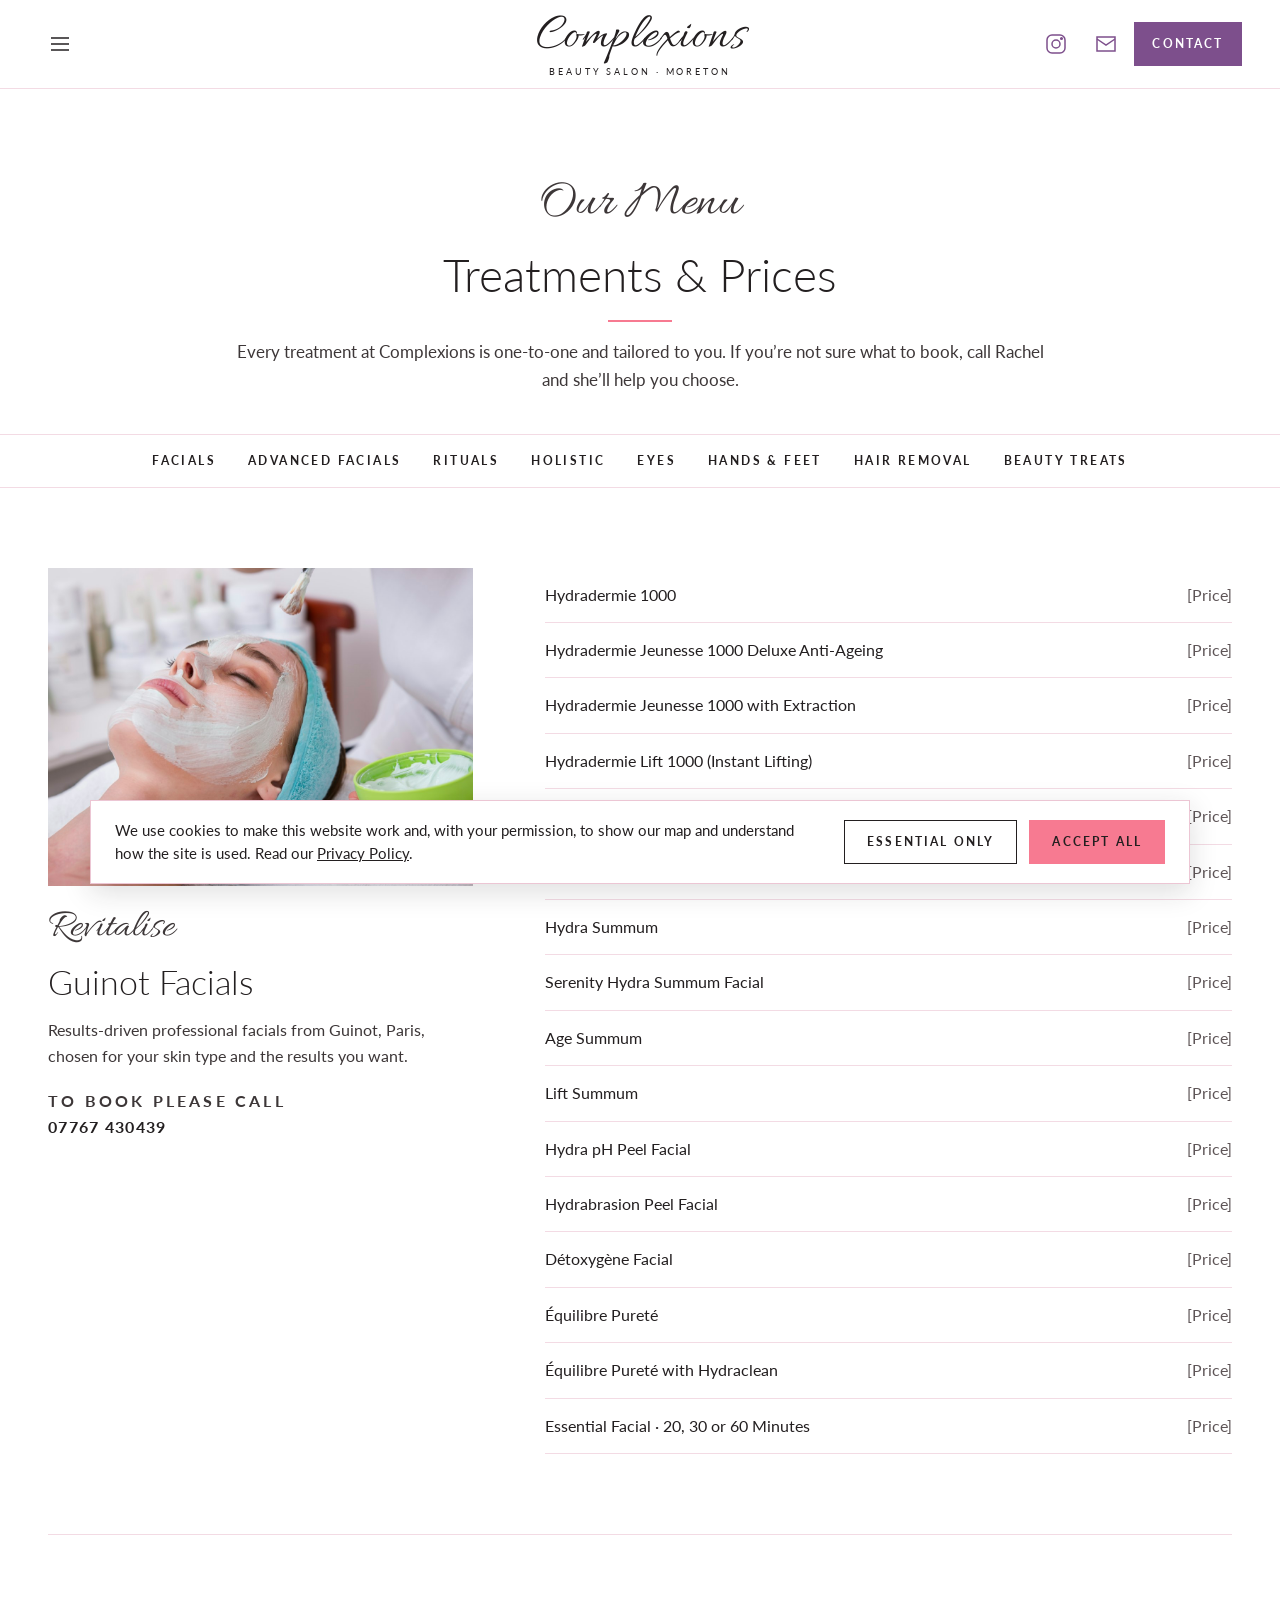
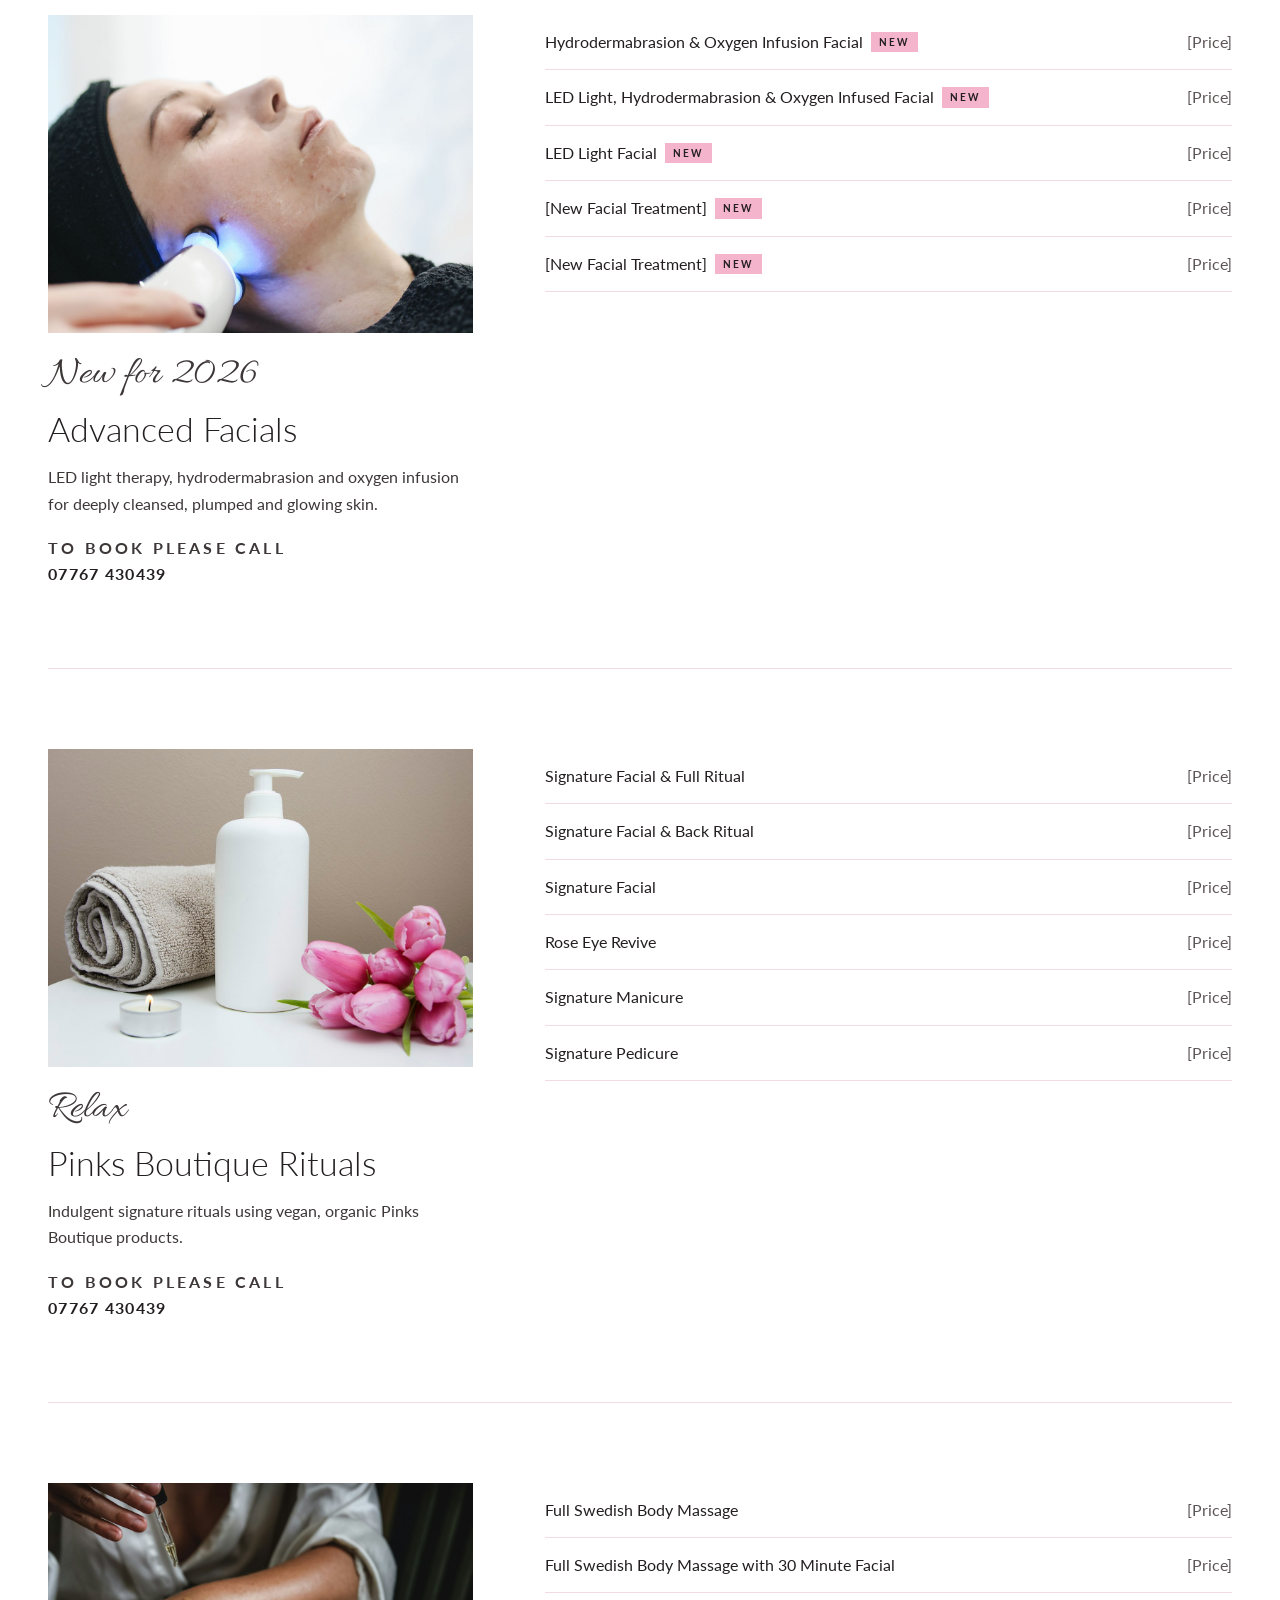
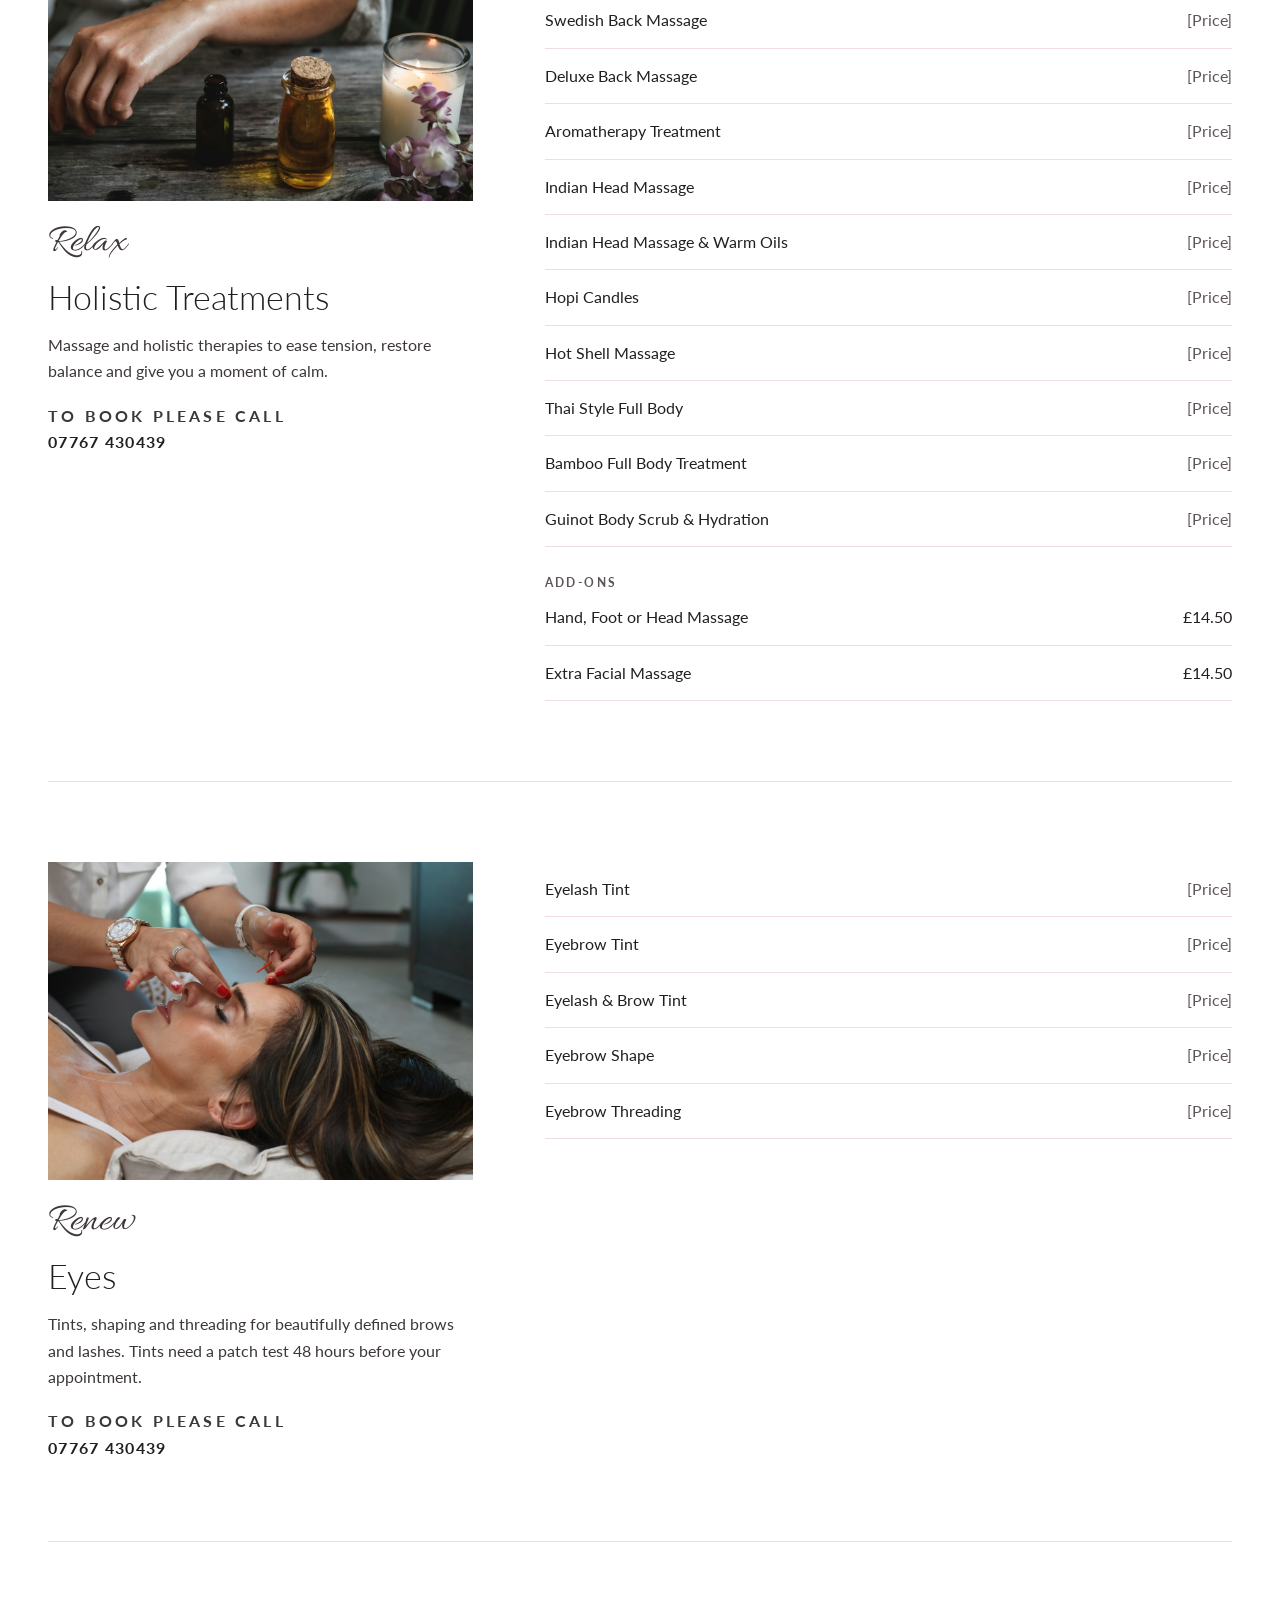
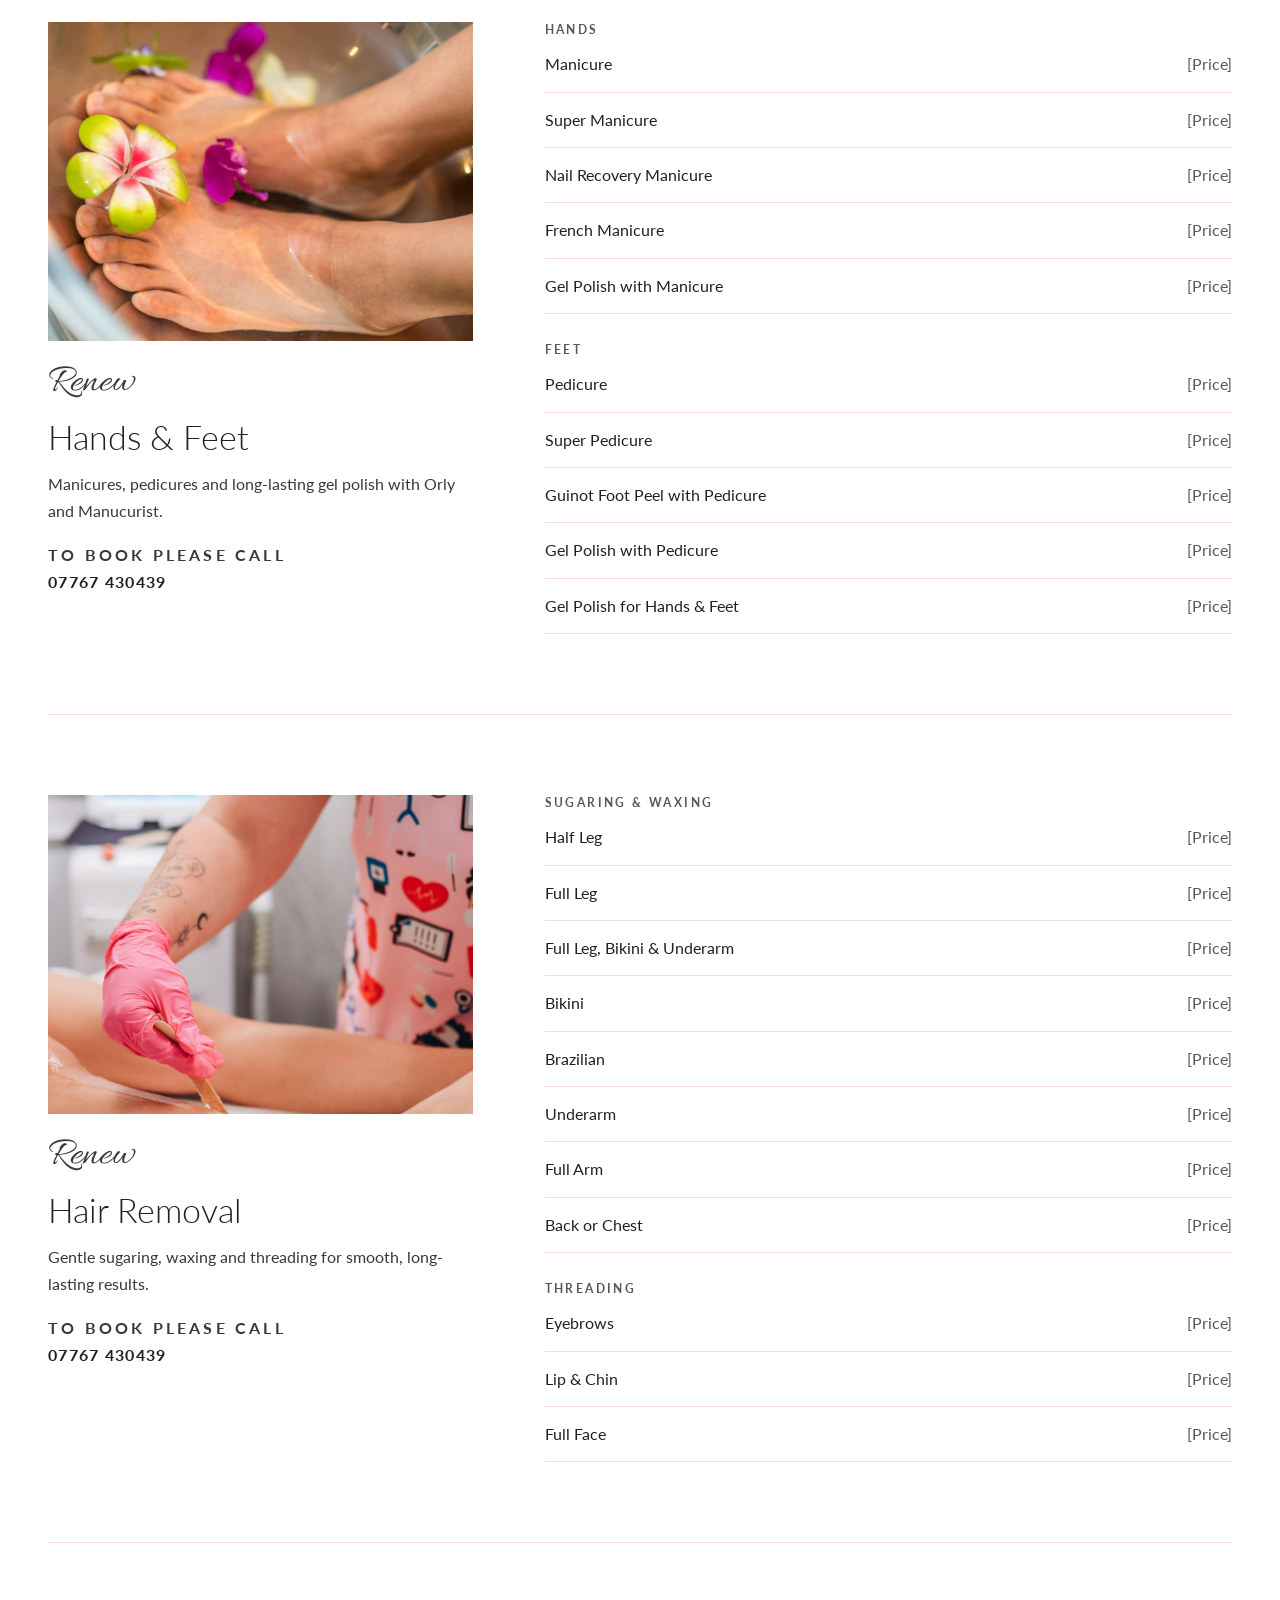
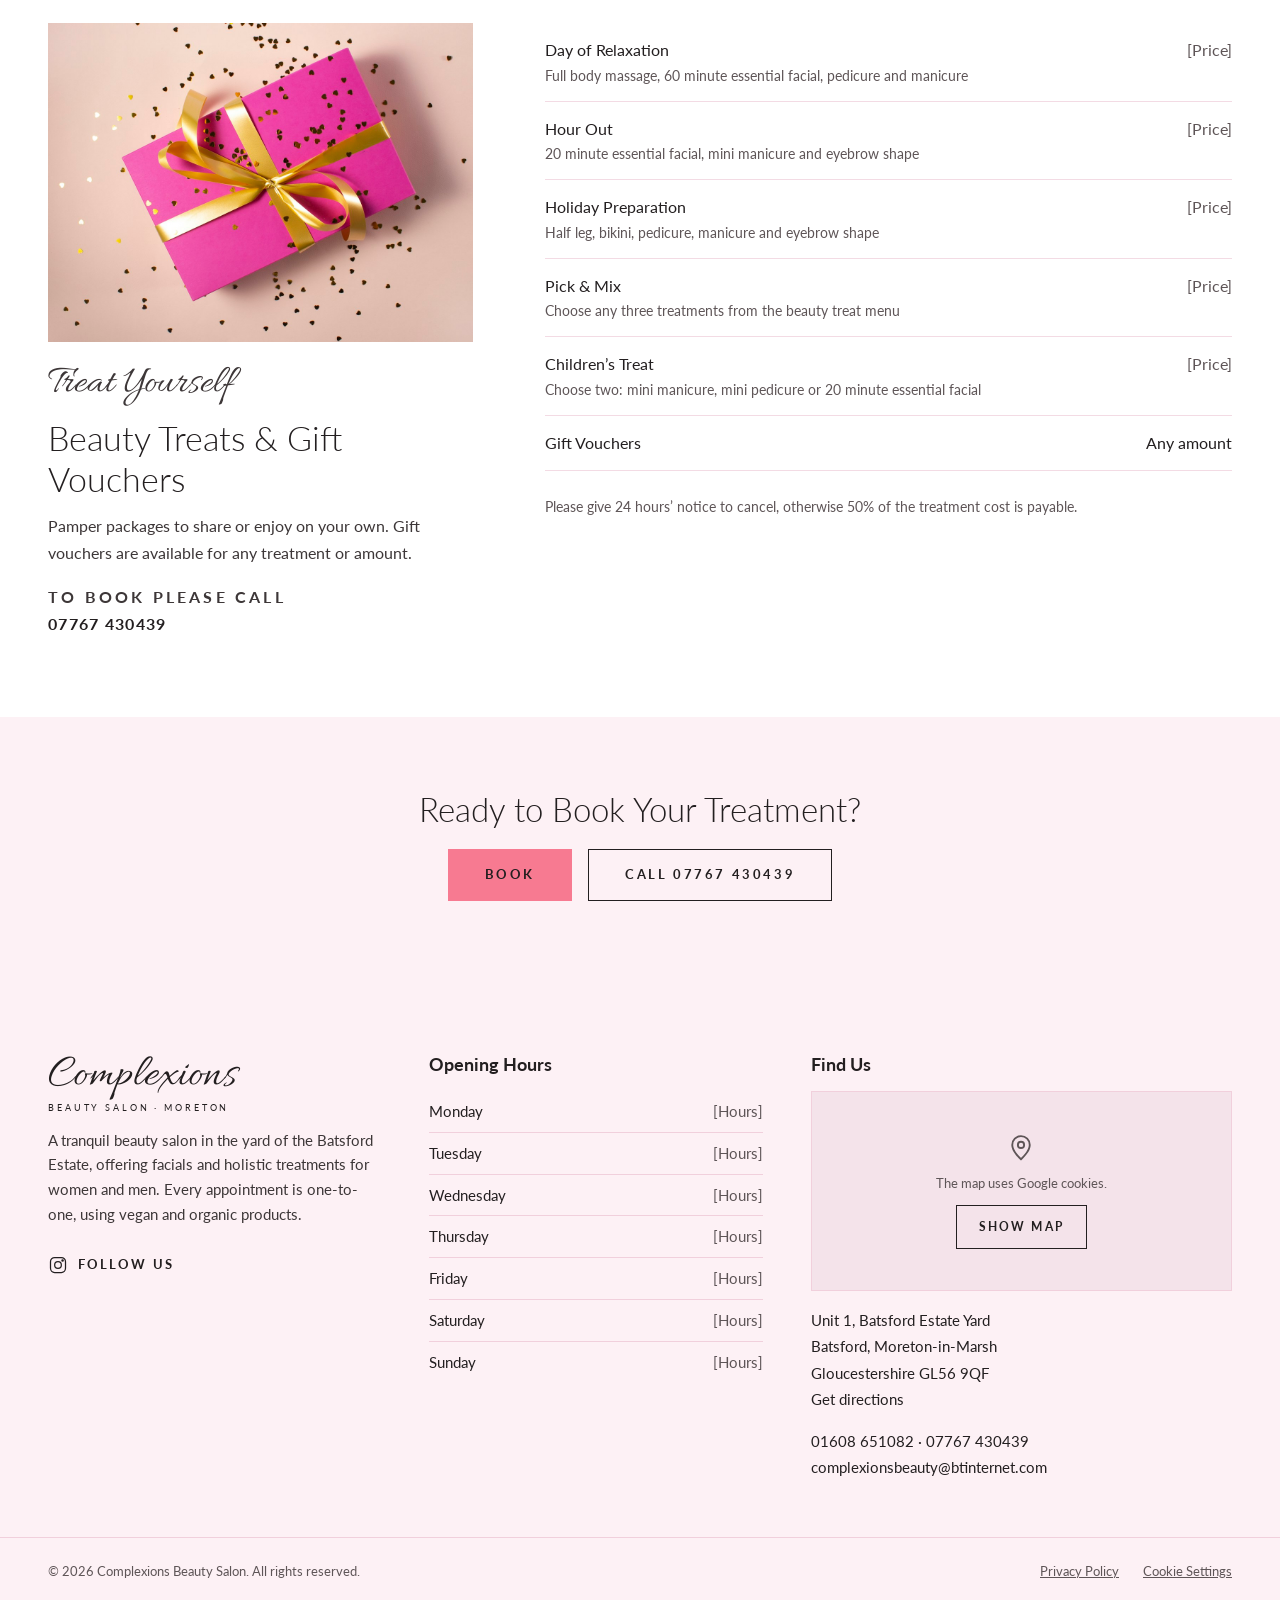
<file: v1/treatments.html>
<!doctype html>
<html lang="en-GB">
<head>
<meta charset="utf-8">
<meta name="viewport" content="width=device-width, initial-scale=1">
<title>Treatments &amp; Prices | Complexions Beauty Salon, Moreton-in-Marsh</title>
<meta name="description" content="Guinot facials, LED facials, Pinks Boutique rituals, holistic massage, brows, lashes, nails and hair removal at Complexions, Moreton-in-Marsh.">
<meta property="og:title" content="Treatments &amp; Prices | Complexions Beauty Salon, Moreton-in-Marsh">
<meta property="og:description" content="Guinot facials, LED facials, Pinks Boutique rituals, holistic massage, brows, lashes, nails and hair removal at Complexions, Moreton-in-Marsh.">
<meta property="og:type" content="website">
<meta name="theme-color" content="#ffffff">
<link rel="preconnect" href="https://fonts.googleapis.com">
<link rel="preconnect" href="https://fonts.gstatic.com" crossorigin>
<link rel="stylesheet" href="https://fonts.googleapis.com/css2?family=Allura&amp;family=Lato:wght@300;400;700&amp;display=swap">
<link rel="stylesheet" href="css/style.css">
</head>
<body>
<a class="skip-link" href="#main">Skip to content</a>
<header class="site-header">
<div class="site-header__inner">
<div class="site-header__left">
<button class="icon-btn" type="button" aria-label="Open menu" aria-controls="site-menu" aria-expanded="false" data-menu-open><svg viewBox="0 0 24 24" fill="none" stroke="currentColor" stroke-width="1.5" aria-hidden="true"><path d="M3 6h18M3 12h18M3 18h18"/></svg></button>
</div>
<a class="logo" href="index.html" aria-label="Complexions Beauty Salon, home">
<span class="logo__name">Complexions</span>
<span class="logo__tag">Beauty Salon &middot; Moreton</span>
</a>
<div class="site-header__right">
<a class="icon-btn social-link" href="https://www.instagram.com/complexionsbeautysalonmoreton_/" target="_blank" rel="noopener" aria-label="Complexions on Instagram"><svg viewBox="0 0 24 24" fill="none" stroke="currentColor" stroke-width="1.5" aria-hidden="true"><rect x="3" y="3" width="18" height="18" rx="5"/><circle cx="12" cy="12" r="4"/><circle cx="17.5" cy="6.5" r="0.8"/></svg></a>
<a class="icon-btn social-link social-link--email" href="mailto:complexionsbeauty@btinternet.com" aria-label="Email Complexions"><svg viewBox="0 0 24 24" fill="none" stroke="currentColor" stroke-width="1.5" aria-hidden="true"><rect x="3" y="5" width="18" height="14"/><path d="M3 7l9 6 9-6"/></svg></a>
<a class="contact-btn" href="#find-us">Contact</a>
</div>
</div>
</header>
<div class="menu" id="site-menu" aria-hidden="true">
<div class="menu__panel" role="dialog" aria-modal="true" aria-label="Menu">
<button class="icon-btn menu__close" type="button" aria-label="Close menu" data-menu-close><svg viewBox="0 0 24 24" fill="none" stroke="currentColor" stroke-width="1.5" aria-hidden="true"><path d="M5 5l14 14M19 5L5 19"/></svg></button>
<nav class="menu__nav" aria-label="Main">
<a href="index.html">Home</a>
<a href="index.html#about">About</a>
<a href="treatments.html" aria-current="page">Treatments &amp; Prices</a>
<a href="treatments.html#facials">Facials</a>
<a href="treatments.html#treats">Gift Vouchers</a>
<a href="https://complexionsbeautymoreton.co.uk/booking/">Book</a>
<a href="#find-us">Contact</a>
</nav>
<div class="menu__contact">
<a href="tel:01608651082">01608 651082</a><br>
<a href="tel:07767430439">07767 430439</a><br>
<a href="mailto:complexionsbeauty@btinternet.com">complexionsbeauty@btinternet.com</a><br>
<a href="https://www.instagram.com/complexionsbeautysalonmoreton_/" target="_blank" rel="noopener">Instagram</a>
</div>
</div>
<button class="menu__backdrop" type="button" aria-label="Close menu" tabindex="-1" data-menu-close></button>
</div>
<main id="main">

<section class="page-head">
<div class="page-head__inner">
<p class="script script--lg">Our Menu</p>
<h1>Treatments &amp; Prices</h1>
<span class="rule" aria-hidden="true"></span>
<p>Every treatment at Complexions is one-to-one and tailored to you. If you&rsquo;re not sure what to book, call Rachel and she&rsquo;ll help you choose.</p>
</div>
</section>

<nav class="cat-nav" aria-label="Treatment categories">
<div class="cat-nav__inner">
<a href="#facials">Facials</a>
<a href="#advanced-facials">Advanced Facials</a>
<a href="#rituals">Rituals</a>
<a href="#holistic">Holistic</a>
<a href="#eyes">Eyes</a>
<a href="#hands-feet">Hands &amp; Feet</a>
<a href="#hair-removal">Hair Removal</a>
<a href="#treats">Beauty Treats</a>
</div>
</nav>

<div class="wrap">
<section class="menu-section" id="facials" aria-labelledby="facials-title">
<div class="menu-section__intro">
<div class="media-box"><img class="media" src="images/facials.jpg" alt="A facial treatment with a mask" loading="lazy"></div>
<p class="script">Revitalise</p>
<h2 id="facials-title">Guinot Facials</h2>
<p>Results-driven professional facials from Guinot, Paris, chosen for your skin type and the results you want.</p>
<p class="book-call">To book please call<br><a href="tel:07767430439">07767 430439</a></p>
</div>
<div class="menu-section__list">
<ul class="price-list">
<li><span>Hydradermie 1000</span><span class="price">[Price]</span></li>
<li><span>Hydradermie Jeunesse 1000 Deluxe Anti-Ageing</span><span class="price">[Price]</span></li>
<li><span>Hydradermie Jeunesse 1000 with Extraction</span><span class="price">[Price]</span></li>
<li><span>Hydradermie Lift 1000 (Instant Lifting)</span><span class="price">[Price]</span></li>
<li><span>Eye Lift</span><span class="price">[Price]</span></li>
<li><span>Hydraclean</span><span class="price">[Price]</span></li>
<li><span>Hydra Summum</span><span class="price">[Price]</span></li>
<li><span>Serenity Hydra Summum Facial</span><span class="price">[Price]</span></li>
<li><span>Age Summum</span><span class="price">[Price]</span></li>
<li><span>Lift Summum</span><span class="price">[Price]</span></li>
<li><span>Hydra pH Peel Facial</span><span class="price">[Price]</span></li>
<li><span>Hydrabrasion Peel Facial</span><span class="price">[Price]</span></li>
<li><span>D&eacute;toxyg&egrave;ne Facial</span><span class="price">[Price]</span></li>
<li><span>&Eacute;quilibre Puret&eacute;</span><span class="price">[Price]</span></li>
<li><span>&Eacute;quilibre Puret&eacute; with Hydraclean</span><span class="price">[Price]</span></li>
<li><span>Essential Facial &middot; 20, 30 or 60 Minutes</span><span class="price">[Price]</span></li>
</ul>
</div>
</section>
<section class="menu-section" id="advanced-facials" aria-labelledby="advanced-facials-title">
<div class="menu-section__intro">
<div class="media-box"><img class="media" src="images/led-facials.jpg" alt="LED light therapy facial" loading="lazy"></div>
<p class="script">New for 2026</p>
<h2 id="advanced-facials-title">Advanced Facials</h2>
<p>LED light therapy, hydrodermabrasion and oxygen infusion for deeply cleansed, plumped and glowing skin.</p>
<p class="book-call">To book please call<br><a href="tel:07767430439">07767 430439</a></p>
</div>
<div class="menu-section__list">
<ul class="price-list">
<li><span>Hydrodermabrasion &amp; Oxygen Infusion Facial<span class="tag">NEW</span></span><span class="price">[Price]</span></li>
<li><span>LED Light, Hydrodermabrasion &amp; Oxygen Infused Facial<span class="tag">NEW</span></span><span class="price">[Price]</span></li>
<li><span>LED Light Facial<span class="tag">NEW</span></span><span class="price">[Price]</span></li>
<li><span>[New Facial Treatment]<span class="tag">NEW</span></span><span class="price">[Price]</span></li>
<li><span>[New Facial Treatment]<span class="tag">NEW</span></span><span class="price">[Price]</span></li>
</ul>
</div>
</section>
<section class="menu-section" id="rituals" aria-labelledby="rituals-title">
<div class="menu-section__intro">
<div class="media-box"><img class="media" src="images/rituals.jpg" alt="Spa products with towels and flowers" loading="lazy"></div>
<p class="script">Relax</p>
<h2 id="rituals-title">Pinks Boutique Rituals</h2>
<p>Indulgent signature rituals using vegan, organic Pinks Boutique products.</p>
<p class="book-call">To book please call<br><a href="tel:07767430439">07767 430439</a></p>
</div>
<div class="menu-section__list">
<ul class="price-list">
<li><span>Signature Facial &amp; Full Ritual</span><span class="price">[Price]</span></li>
<li><span>Signature Facial &amp; Back Ritual</span><span class="price">[Price]</span></li>
<li><span>Signature Facial</span><span class="price">[Price]</span></li>
<li><span>Rose Eye Revive</span><span class="price">[Price]</span></li>
<li><span>Signature Manicure</span><span class="price">[Price]</span></li>
<li><span>Signature Pedicure</span><span class="price">[Price]</span></li>
</ul>
</div>
</section>
<section class="menu-section" id="holistic" aria-labelledby="holistic-title">
<div class="menu-section__intro">
<div class="media-box"><img class="media" src="images/holistic.jpg" alt="Aromatherapy oils and a candle" loading="lazy"></div>
<p class="script">Relax</p>
<h2 id="holistic-title">Holistic Treatments</h2>
<p>Massage and holistic therapies to ease tension, restore balance and give you a moment of calm.</p>
<p class="book-call">To book please call<br><a href="tel:07767430439">07767 430439</a></p>
</div>
<div class="menu-section__list">
<ul class="price-list">
<li><span>Full Swedish Body Massage</span><span class="price">[Price]</span></li>
<li><span>Full Swedish Body Massage with 30 Minute Facial</span><span class="price">[Price]</span></li>
<li><span>Swedish Back Massage</span><span class="price">[Price]</span></li>
<li><span>Deluxe Back Massage</span><span class="price">[Price]</span></li>
<li><span>Aromatherapy Treatment</span><span class="price">[Price]</span></li>
<li><span>Indian Head Massage</span><span class="price">[Price]</span></li>
<li><span>Indian Head Massage &amp; Warm Oils</span><span class="price">[Price]</span></li>
<li><span>Hopi Candles</span><span class="price">[Price]</span></li>
<li><span>Hot Shell Massage</span><span class="price">[Price]</span></li>
<li><span>Thai Style Full Body</span><span class="price">[Price]</span></li>
<li><span>Bamboo Full Body Treatment</span><span class="price">[Price]</span></li>
<li><span>Guinot Body Scrub &amp; Hydration</span><span class="price">[Price]</span></li>
</ul>
<h3>Add-Ons</h3>
<ul class="price-list">
<li><span>Hand, Foot or Head Massage</span><span class="price price--set">&pound;14.50</span></li>
<li><span>Extra Facial Massage</span><span class="price price--set">&pound;14.50</span></li>
</ul>
</div>
</section>
<section class="menu-section" id="eyes" aria-labelledby="eyes-title">
<div class="menu-section__intro">
<div class="media-box"><img class="media" src="images/eyes.jpg" alt="Eyebrow waxing treatment" loading="lazy"></div>
<p class="script">Renew</p>
<h2 id="eyes-title">Eyes</h2>
<p>Tints, shaping and threading for beautifully defined brows and lashes. Tints need a patch test 48 hours before your appointment.</p>
<p class="book-call">To book please call<br><a href="tel:07767430439">07767 430439</a></p>
</div>
<div class="menu-section__list">
<ul class="price-list">
<li><span>Eyelash Tint</span><span class="price">[Price]</span></li>
<li><span>Eyebrow Tint</span><span class="price">[Price]</span></li>
<li><span>Eyelash &amp; Brow Tint</span><span class="price">[Price]</span></li>
<li><span>Eyebrow Shape</span><span class="price">[Price]</span></li>
<li><span>Eyebrow Threading</span><span class="price">[Price]</span></li>
</ul>
</div>
</section>
<section class="menu-section" id="hands-feet" aria-labelledby="hands-feet-title">
<div class="menu-section__intro">
<div class="media-box"><img class="media" src="images/hands-feet.jpg" alt="A spa pedicure" loading="lazy"></div>
<p class="script">Renew</p>
<h2 id="hands-feet-title">Hands &amp; Feet</h2>
<p>Manicures, pedicures and long-lasting gel polish with Orly and Manucurist.</p>
<p class="book-call">To book please call<br><a href="tel:07767430439">07767 430439</a></p>
</div>
<div class="menu-section__list">
<h3>Hands</h3>
<ul class="price-list">
<li><span>Manicure</span><span class="price">[Price]</span></li>
<li><span>Super Manicure</span><span class="price">[Price]</span></li>
<li><span>Nail Recovery Manicure</span><span class="price">[Price]</span></li>
<li><span>French Manicure</span><span class="price">[Price]</span></li>
<li><span>Gel Polish with Manicure</span><span class="price">[Price]</span></li>
</ul>
<h3>Feet</h3>
<ul class="price-list">
<li><span>Pedicure</span><span class="price">[Price]</span></li>
<li><span>Super Pedicure</span><span class="price">[Price]</span></li>
<li><span>Guinot Foot Peel with Pedicure</span><span class="price">[Price]</span></li>
<li><span>Gel Polish with Pedicure</span><span class="price">[Price]</span></li>
<li><span>Gel Polish for Hands &amp; Feet</span><span class="price">[Price]</span></li>
</ul>
</div>
</section>
<section class="menu-section" id="hair-removal" aria-labelledby="hair-removal-title">
<div class="menu-section__intro">
<div class="media-box"><img class="media" src="images/hair-removal.jpg" alt="Wax being applied during a hair removal treatment" loading="lazy"></div>
<p class="script">Renew</p>
<h2 id="hair-removal-title">Hair Removal</h2>
<p>Gentle sugaring, waxing and threading for smooth, long-lasting results.</p>
<p class="book-call">To book please call<br><a href="tel:07767430439">07767 430439</a></p>
</div>
<div class="menu-section__list">
<h3>Sugaring &amp; Waxing</h3>
<ul class="price-list">
<li><span>Half Leg</span><span class="price">[Price]</span></li>
<li><span>Full Leg</span><span class="price">[Price]</span></li>
<li><span>Full Leg, Bikini &amp; Underarm</span><span class="price">[Price]</span></li>
<li><span>Bikini</span><span class="price">[Price]</span></li>
<li><span>Brazilian</span><span class="price">[Price]</span></li>
<li><span>Underarm</span><span class="price">[Price]</span></li>
<li><span>Full Arm</span><span class="price">[Price]</span></li>
<li><span>Back or Chest</span><span class="price">[Price]</span></li>
</ul>
<h3>Threading</h3>
<ul class="price-list">
<li><span>Eyebrows</span><span class="price">[Price]</span></li>
<li><span>Lip &amp; Chin</span><span class="price">[Price]</span></li>
<li><span>Full Face</span><span class="price">[Price]</span></li>
</ul>
</div>
</section>
<section class="menu-section" id="treats" aria-labelledby="treats-title">
<div class="menu-section__intro">
<div class="media-box"><img class="media" src="images/gifts.jpg" alt="A wrapped gift box" loading="lazy"></div>
<p class="script">Treat Yourself</p>
<h2 id="treats-title">Beauty Treats &amp; Gift Vouchers</h2>
<p>Pamper packages to share or enjoy on your own. Gift vouchers are available for any treatment or amount.</p>
<p class="book-call">To book please call<br><a href="tel:07767430439">07767 430439</a></p>
</div>
<div class="menu-section__list">
<ul class="price-list">
<li><span>Day of Relaxation<small>Full body massage, 60 minute essential facial, pedicure and manicure</small></span><span class="price">[Price]</span></li>
<li><span>Hour Out<small>20 minute essential facial, mini manicure and eyebrow shape</small></span><span class="price">[Price]</span></li>
<li><span>Holiday Preparation<small>Half leg, bikini, pedicure, manicure and eyebrow shape</small></span><span class="price">[Price]</span></li>
<li><span>Pick &amp; Mix<small>Choose any three treatments from the beauty treat menu</small></span><span class="price">[Price]</span></li>
<li><span>Children&rsquo;s Treat<small>Choose two: mini manicure, mini pedicure or 20 minute essential facial</small></span><span class="price">[Price]</span></li>
<li><span>Gift Vouchers</span><span class="price price--set">Any amount</span></li>
</ul>
<p class="note">Please give 24 hours&rsquo; notice to cancel, otherwise 50% of the treatment cost is payable.</p>
</div>
</section>
</div>

<section class="cta-band">
<div class="cta-band__inner">
<h2>Ready to Book Your Treatment?</h2>
<div class="btn-row">
<a class="btn btn--primary" href="https://complexionsbeautymoreton.co.uk/booking/">Book</a>
<a class="btn btn--outline" href="tel:07767430439">Call 07767 430439</a>
</div>
</div>
</section>

</main>
<footer class="site-footer" id="find-us">
<div class="wrap footer-cols">
<div class="footer-col">
<div class="footer-logo"><a class="logo" href="index.html" aria-label="Complexions Beauty Salon, home">
<span class="logo__name">Complexions</span>
<span class="logo__tag">Beauty Salon &middot; Moreton</span>
</a></div>
<p>A tranquil beauty salon in the yard of the Batsford Estate, offering facials and holistic treatments for women and men. Every appointment is one-to-one, using vegan and organic products.</p>
<a class="follow" href="https://www.instagram.com/complexionsbeautysalonmoreton_/" target="_blank" rel="noopener"><svg viewBox="0 0 24 24" fill="none" stroke="currentColor" stroke-width="1.5" aria-hidden="true"><rect x="3" y="3" width="18" height="18" rx="5"/><circle cx="12" cy="12" r="4"/><circle cx="17.5" cy="6.5" r="0.8"/></svg> Follow Us</a>
</div>
<div class="footer-col">
<h3>Opening Hours</h3>
<ul class="hours">
<li><span>Monday</span><span>[Hours]</span></li>
<li><span>Tuesday</span><span>[Hours]</span></li>
<li><span>Wednesday</span><span>[Hours]</span></li>
<li><span>Thursday</span><span>[Hours]</span></li>
<li><span>Friday</span><span>[Hours]</span></li>
<li><span>Saturday</span><span>[Hours]</span></li>
<li><span>Sunday</span><span>[Hours]</span></li>
</ul>
</div>
<div class="footer-col footer-col--wide">
<h3>Find Us</h3>
<div class="map" data-map="https://maps.google.com/maps?q=Complexions%20Beauty%20Salon%2C%20Unit%201%20Batsford%20Estate%20Yard%2C%20Batsford%2C%20GL56%209QF&amp;z=15&amp;output=embed">
<div class="map__consent">
<svg viewBox="0 0 24 24" fill="none" stroke="currentColor" stroke-width="1.5" aria-hidden="true"><path d="M12 21s-7-6.2-7-11.5A7 7 0 0 1 19 9.5C19 14.8 12 21 12 21z"/><circle cx="12" cy="9.5" r="2.5"/></svg>
<span>The map uses Google cookies.</span>
<button class="btn btn--outline btn--sm" type="button" data-map-load>Show Map</button>
</div>
</div>
<address class="address">
Unit 1, Batsford Estate Yard<br>Batsford, Moreton-in-Marsh<br>Gloucestershire GL56 9QF<br>
<a href="https://www.google.com/maps/search/?api=1&amp;query=Complexions+Beauty+Salon+Batsford+Moreton-in-Marsh+GL56+9QF" target="_blank" rel="noopener">Get directions</a>
</address>
<div class="address">
<a href="tel:01608651082">01608 651082</a> &middot; <a href="tel:07767430439">07767 430439</a><br>
<a href="mailto:complexionsbeauty@btinternet.com">complexionsbeauty@btinternet.com</a>
</div>
</div>
</div>
<div class="footer-bar">
<div class="wrap footer-bar__inner">
<span>&copy; <span data-year>2026</span> Complexions Beauty Salon. All rights reserved.</span>
<div class="footer-bar__links">
<a href="privacy.html">Privacy Policy</a>
<button class="linklike" type="button" data-cookie-settings>Cookie Settings</button>
</div>
</div>
</div>
</footer>

<div class="cookie" id="cookie-banner" role="region" aria-label="Cookie notice" hidden>
<div class="cookie__box">
<p>We use cookies to make this website work and, with your permission, to show our map and understand how the site is used. Read our <a href="privacy.html#cookies">Privacy Policy</a>.</p>
<div class="cookie__actions">
<button class="btn btn--outline btn--sm" type="button" data-cookie="essential">Essential Only</button>
<button class="btn btn--primary btn--sm" type="button" data-cookie="all">Accept All</button>
</div>
</div>
</div>

<script src="js/main.js"></script>
</body>
</html>
</file>
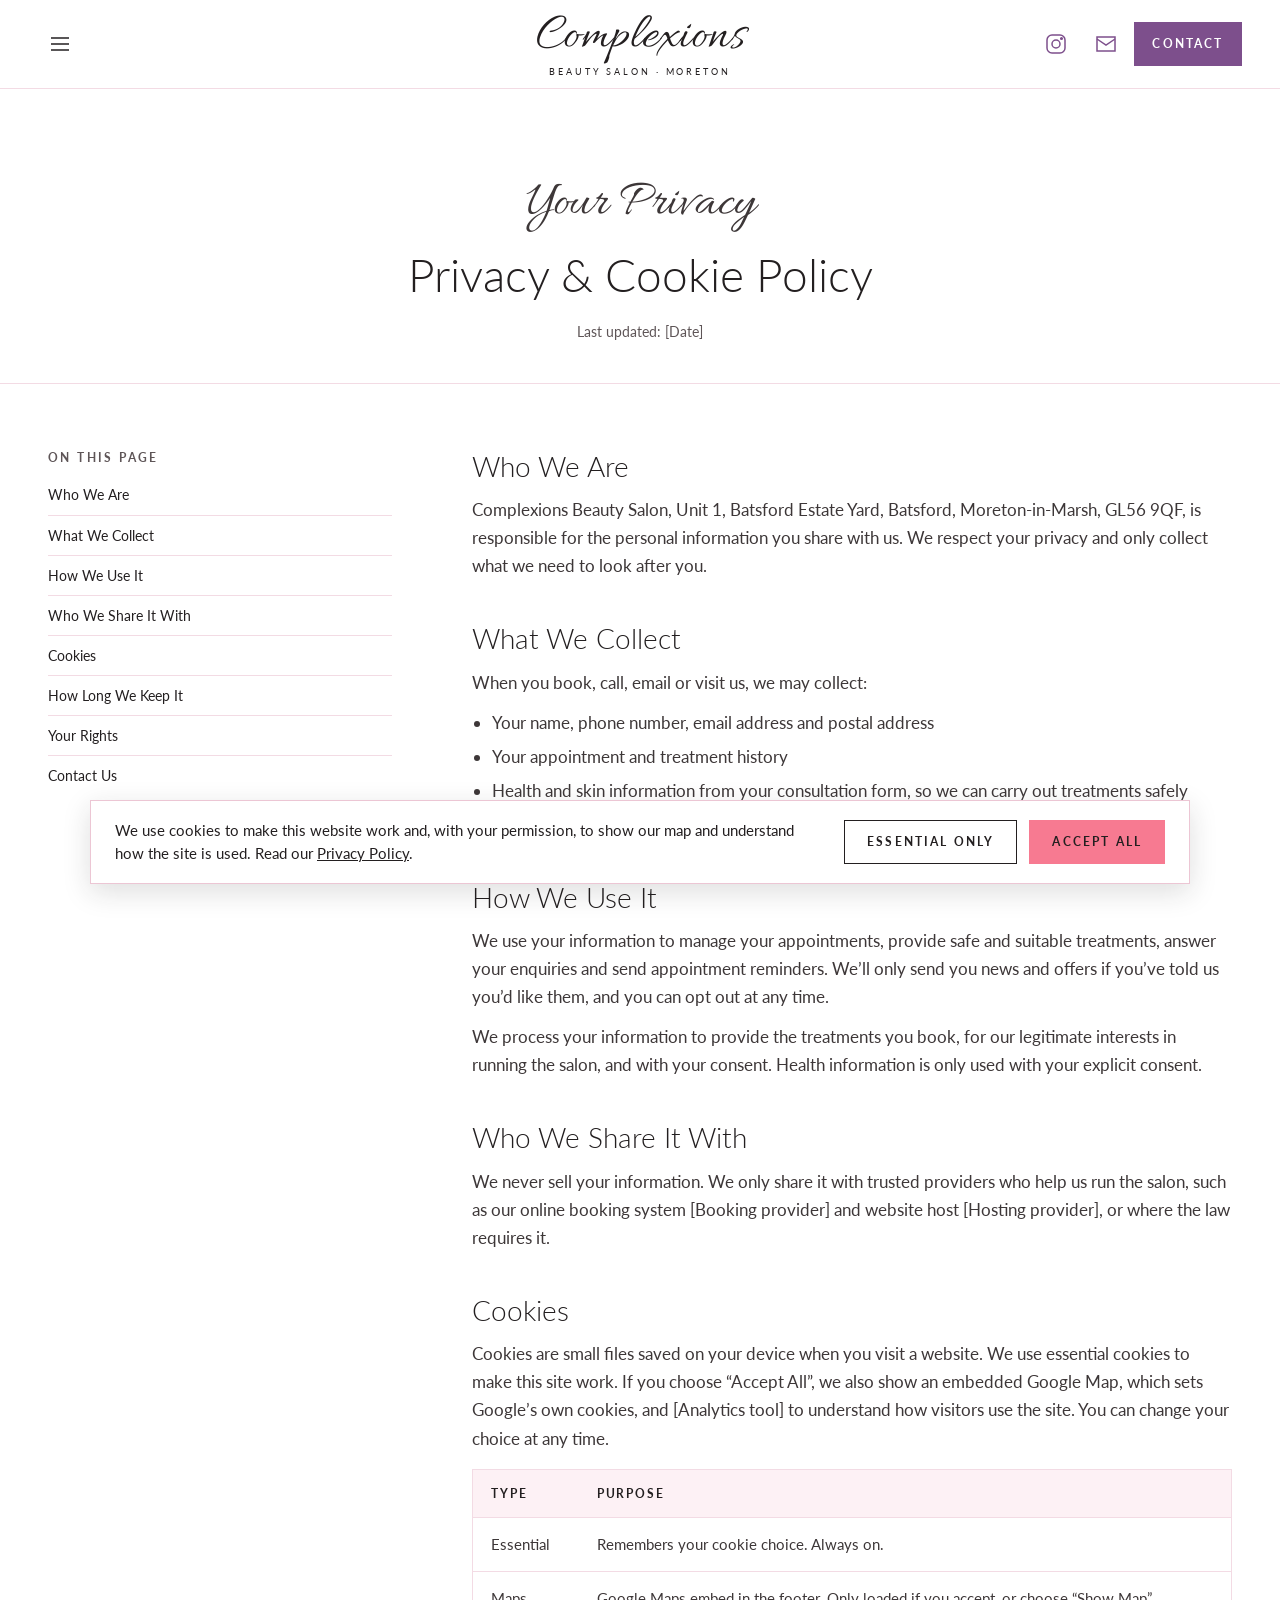
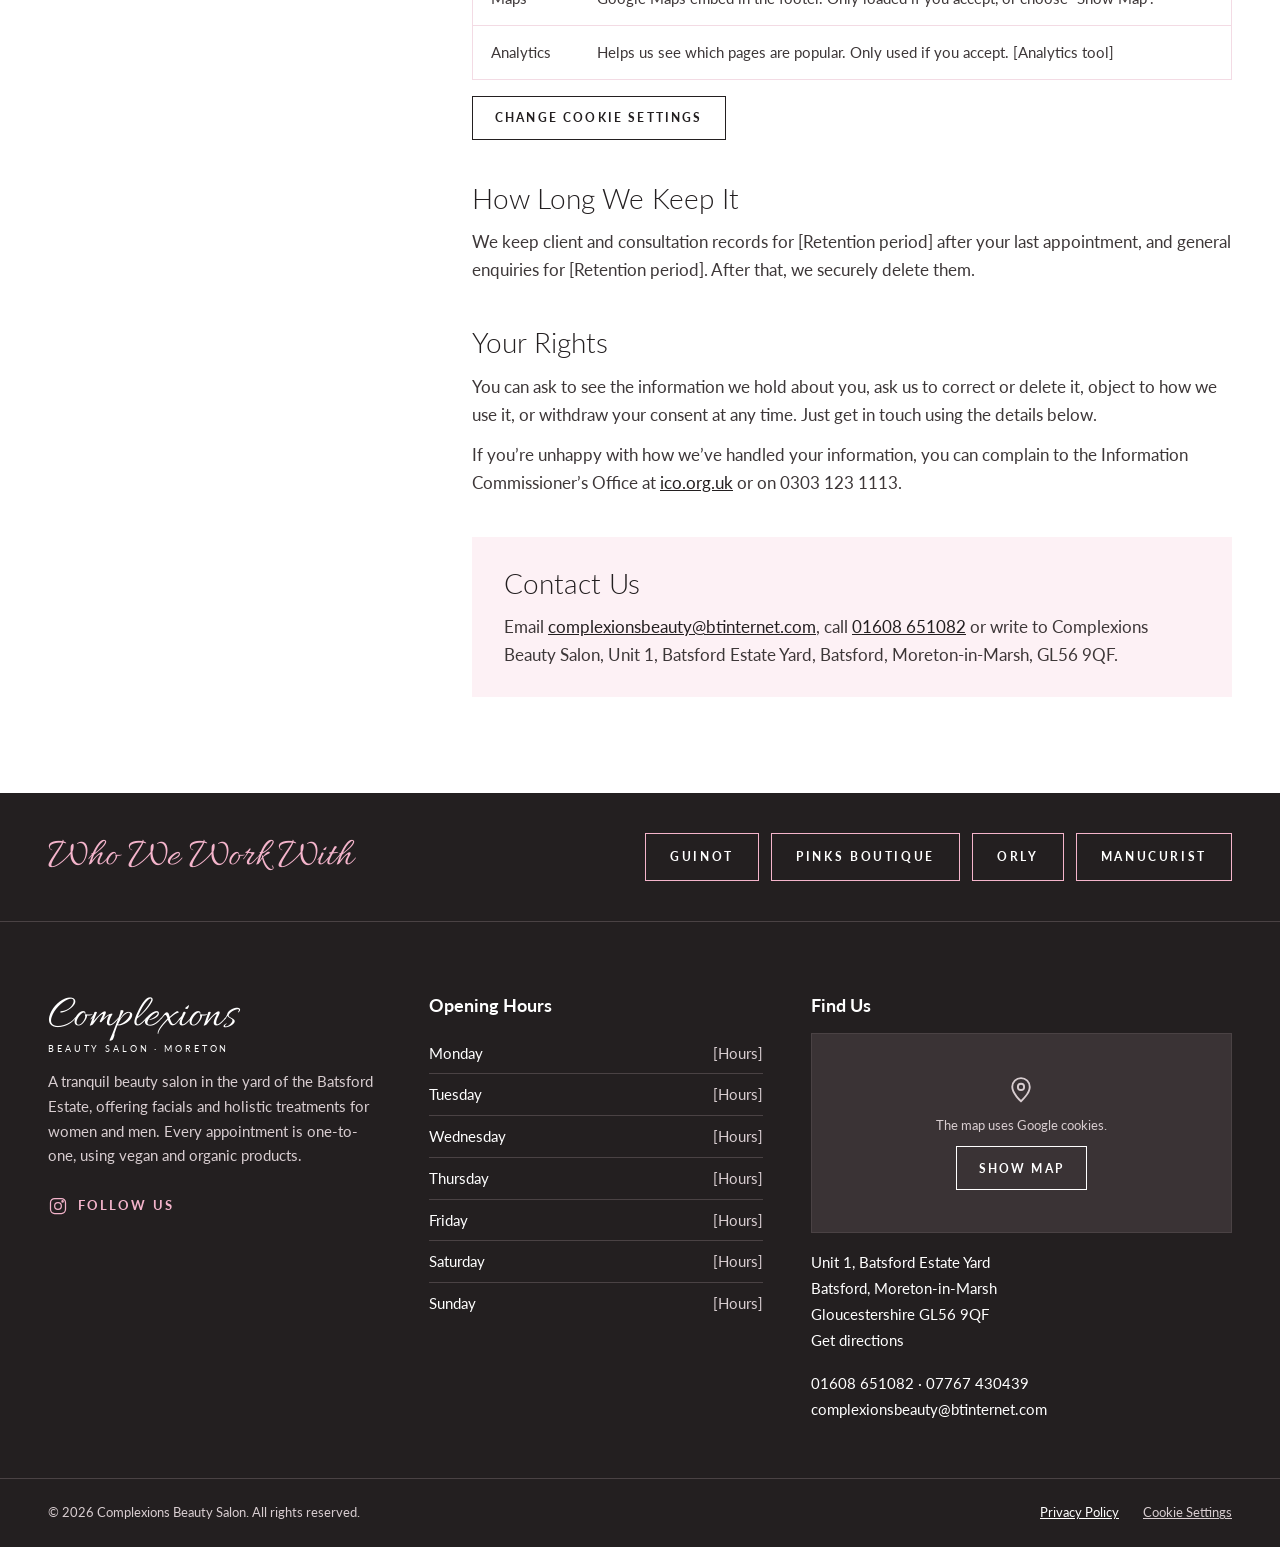
<file: v2/privacy.html>
<!doctype html>
<html lang="en-GB">
<head>
<meta charset="utf-8">
<meta name="viewport" content="width=device-width, initial-scale=1">
<title>Privacy &amp; Cookie Policy | Complexions Beauty Salon</title>
<meta name="description" content="How Complexions Beauty Salon collects, uses and protects your personal information, and how we use cookies.">
<meta property="og:title" content="Privacy &amp; Cookie Policy | Complexions Beauty Salon">
<meta property="og:description" content="How Complexions Beauty Salon collects, uses and protects your personal information, and how we use cookies.">
<meta property="og:type" content="website">
<meta name="theme-color" content="#ffffff">
<link rel="preconnect" href="https://fonts.googleapis.com">
<link rel="preconnect" href="https://fonts.gstatic.com" crossorigin>
<link rel="stylesheet" href="https://fonts.googleapis.com/css2?family=Allura&amp;family=Lato:wght@300;400;700&amp;display=swap">
<link rel="stylesheet" href="css/style.css">
</head>
<body>
<a class="skip-link" href="#main">Skip to content</a>
<header class="site-header">
<div class="site-header__inner">
<div class="site-header__left">
<button class="icon-btn" type="button" aria-label="Open menu" aria-controls="site-menu" aria-expanded="false" data-menu-open><svg viewBox="0 0 24 24" fill="none" stroke="currentColor" stroke-width="1.5" aria-hidden="true"><path d="M3 6h18M3 12h18M3 18h18"/></svg></button>
</div>
<a class="logo" href="index.html" aria-label="Complexions Beauty Salon, home">
<span class="logo__name">Complexions</span>
<span class="logo__tag">Beauty Salon &middot; Moreton</span>
</a>
<div class="site-header__right">
<a class="icon-btn social-link" href="https://www.instagram.com/complexionsbeautysalonmoreton_/" target="_blank" rel="noopener" aria-label="Complexions on Instagram"><svg viewBox="0 0 24 24" fill="none" stroke="currentColor" stroke-width="1.5" aria-hidden="true"><rect x="3" y="3" width="18" height="18" rx="5"/><circle cx="12" cy="12" r="4"/><circle cx="17.5" cy="6.5" r="0.8"/></svg></a>
<a class="icon-btn social-link social-link--email" href="mailto:complexionsbeauty@btinternet.com" aria-label="Email Complexions"><svg viewBox="0 0 24 24" fill="none" stroke="currentColor" stroke-width="1.5" aria-hidden="true"><rect x="3" y="5" width="18" height="14"/><path d="M3 7l9 6 9-6"/></svg></a>
<a class="contact-btn" href="#find-us">Contact</a>
</div>
</div>
</header>
<div class="menu" id="site-menu" aria-hidden="true">
<div class="menu__panel" role="dialog" aria-modal="true" aria-label="Menu">
<button class="icon-btn menu__close" type="button" aria-label="Close menu" data-menu-close><svg viewBox="0 0 24 24" fill="none" stroke="currentColor" stroke-width="1.5" aria-hidden="true"><path d="M5 5l14 14M19 5L5 19"/></svg></button>
<nav class="menu__nav" aria-label="Main">
<a href="index.html">Home</a>
<a href="index.html#about">About</a>
<a href="treatments.html">Treatments &amp; Prices</a>
<a href="treatments.html#facials">Facials</a>
<a href="treatments.html#treats">Gift Vouchers</a>
<a href="https://complexionsbeautymoreton.co.uk/booking/">Book</a>
<a href="#find-us">Contact</a>
</nav>
<div class="menu__contact">
<a href="tel:01608651082">01608 651082</a><br>
<a href="tel:07767430439">07767 430439</a><br>
<a href="mailto:complexionsbeauty@btinternet.com">complexionsbeauty@btinternet.com</a><br>
<a href="https://www.instagram.com/complexionsbeautysalonmoreton_/" target="_blank" rel="noopener">Instagram</a>
</div>
</div>
<button class="menu__backdrop" type="button" aria-label="Close menu" tabindex="-1" data-menu-close></button>
</div>
<main id="main">

<section class="page-head" style="border-bottom: 1px solid var(--line)">
<div class="page-head__inner">
<p class="script script--lg">Your Privacy</p>
<h1>Privacy &amp; Cookie Policy</h1>
<p style="font-size: 14px; color: var(--muted)">Last updated: [Date]</p>
</div>
</section>

<div class="wrap legal">
<nav class="legal__toc" aria-label="On this page">
<span class="eyebrow" style="color: var(--muted); margin-bottom: 8px">On This Page</span>
<a href="#who">Who We Are</a>
<a href="#collect">What We Collect</a>
<a href="#use">How We Use It</a>
<a href="#share">Who We Share It With</a>
<a href="#cookies">Cookies</a>
<a href="#keep">How Long We Keep It</a>
<a href="#rights">Your Rights</a>
<a href="#contact">Contact Us</a>
</nav>
<article class="legal__body">
<section id="who">
<h2>Who We Are</h2>
<p>Complexions Beauty Salon, Unit 1, Batsford Estate Yard, Batsford, Moreton-in-Marsh, GL56 9QF, is responsible for the personal information you share with us. We respect your privacy and only collect what we need to look after you.</p>
</section>
<section id="collect">
<h2>What We Collect</h2>
<p>When you book, call, email or visit us, we may collect:</p>
<ul>
<li>Your name, phone number, email address and postal address</li>
<li>Your appointment and treatment history</li>
<li>Health and skin information from your consultation form, so we can carry out treatments safely</li>
<li>Information about how you use this website, collected through cookies</li>
</ul>
</section>
<section id="use">
<h2>How We Use It</h2>
<p>We use your information to manage your appointments, provide safe and suitable treatments, answer your enquiries and send appointment reminders. We&rsquo;ll only send you news and offers if you&rsquo;ve told us you&rsquo;d like them, and you can opt out at any time.</p>
<p>We process your information to provide the treatments you book, for our legitimate interests in running the salon, and with your consent. Health information is only used with your explicit consent.</p>
</section>
<section id="share">
<h2>Who We Share It With</h2>
<p>We never sell your information. We only share it with trusted providers who help us run the salon, such as our online booking system [Booking provider] and website host [Hosting provider], or where the law requires it.</p>
</section>
<section id="cookies">
<h2>Cookies</h2>
<p>Cookies are small files saved on your device when you visit a website. We use essential cookies to make this site work. If you choose &ldquo;Accept All&rdquo;, we also show an embedded Google Map, which sets Google&rsquo;s own cookies, and [Analytics tool] to understand how visitors use the site. You can change your choice at any time.</p>
<table class="cookie-table">
<thead><tr><th scope="col">Type</th><th scope="col">Purpose</th></tr></thead>
<tbody>
<tr><td>Essential</td><td>Remembers your cookie choice. Always on.</td></tr>
<tr><td>Maps</td><td>Google Maps embed in the footer. Only loaded if you accept, or choose &ldquo;Show Map&rdquo;.</td></tr>
<tr><td>Analytics</td><td>Helps us see which pages are popular. Only used if you accept. [Analytics tool]</td></tr>
</tbody>
</table>
<p style="margin-top: 16px"><button class="btn btn--outline btn--sm" type="button" data-cookie-settings>Change Cookie Settings</button></p>
</section>
<section id="keep">
<h2>How Long We Keep It</h2>
<p>We keep client and consultation records for [Retention period] after your last appointment, and general enquiries for [Retention period]. After that, we securely delete them.</p>
</section>
<section id="rights">
<h2>Your Rights</h2>
<p>You can ask to see the information we hold about you, ask us to correct or delete it, object to how we use it, or withdraw your consent at any time. Just get in touch using the details below.</p>
<p>If you&rsquo;re unhappy with how we&rsquo;ve handled your information, you can complain to the Information Commissioner&rsquo;s Office at <a href="https://ico.org.uk" target="_blank" rel="noopener">ico.org.uk</a> or on 0303 123 1113.</p>
</section>
<section id="contact" class="legal__box">
<h2>Contact Us</h2>
<p>Email <a href="mailto:complexionsbeauty@btinternet.com">complexionsbeauty@btinternet.com</a>, call <a href="tel:01608651082">01608 651082</a> or write to Complexions Beauty Salon, Unit 1, Batsford Estate Yard, Batsford, Moreton-in-Marsh, GL56 9QF.</p>
</section>
</article>
</div>

</main>
<footer class="site-footer" id="find-us">
<div class="partners">
<div class="wrap partners__inner">
<h2>Who We Work With</h2>
<ul>
<li><a href="https://www.guinot.com/" target="_blank" rel="noopener">Guinot</a></li>
<li><a href="#">Pinks Boutique</a></li>
<li><a href="https://orlybeauty.com/" target="_blank" rel="noopener">Orly</a></li>
<li><a href="https://www.manucurist.com/" target="_blank" rel="noopener">Manucurist</a></li>
</ul>
</div>
</div>
<div class="wrap footer-cols">
<div class="footer-col">
<div class="footer-logo"><a class="logo" href="index.html" aria-label="Complexions Beauty Salon, home">
<span class="logo__name">Complexions</span>
<span class="logo__tag">Beauty Salon &middot; Moreton</span>
</a></div>
<p>A tranquil beauty salon in the yard of the Batsford Estate, offering facials and holistic treatments for women and men. Every appointment is one-to-one, using vegan and organic products.</p>
<a class="follow" href="https://www.instagram.com/complexionsbeautysalonmoreton_/" target="_blank" rel="noopener"><svg viewBox="0 0 24 24" fill="none" stroke="currentColor" stroke-width="1.5" aria-hidden="true"><rect x="3" y="3" width="18" height="18" rx="5"/><circle cx="12" cy="12" r="4"/><circle cx="17.5" cy="6.5" r="0.8"/></svg> Follow Us</a>
</div>
<div class="footer-col">
<h3>Opening Hours</h3>
<ul class="hours">
<li><span>Monday</span><span>[Hours]</span></li>
<li><span>Tuesday</span><span>[Hours]</span></li>
<li><span>Wednesday</span><span>[Hours]</span></li>
<li><span>Thursday</span><span>[Hours]</span></li>
<li><span>Friday</span><span>[Hours]</span></li>
<li><span>Saturday</span><span>[Hours]</span></li>
<li><span>Sunday</span><span>[Hours]</span></li>
</ul>
</div>
<div class="footer-col footer-col--wide">
<h3>Find Us</h3>
<div class="map" data-map="https://maps.google.com/maps?q=Complexions%20Beauty%20Salon%2C%20Unit%201%20Batsford%20Estate%20Yard%2C%20Batsford%2C%20GL56%209QF&amp;z=15&amp;output=embed">
<div class="map__consent">
<svg viewBox="0 0 24 24" fill="none" stroke="currentColor" stroke-width="1.5" aria-hidden="true"><path d="M12 21s-7-6.2-7-11.5A7 7 0 0 1 19 9.5C19 14.8 12 21 12 21z"/><circle cx="12" cy="9.5" r="2.5"/></svg>
<span>The map uses Google cookies.</span>
<button class="btn btn--outline btn--sm" type="button" data-map-load>Show Map</button>
</div>
</div>
<address class="address">
Unit 1, Batsford Estate Yard<br>Batsford, Moreton-in-Marsh<br>Gloucestershire GL56 9QF<br>
<a href="https://www.google.com/maps/search/?api=1&amp;query=Complexions+Beauty+Salon+Batsford+Moreton-in-Marsh+GL56+9QF" target="_blank" rel="noopener">Get directions</a>
</address>
<div class="address">
<a href="tel:01608651082">01608 651082</a> &middot; <a href="tel:07767430439">07767 430439</a><br>
<a href="mailto:complexionsbeauty@btinternet.com">complexionsbeauty@btinternet.com</a>
</div>
</div>
</div>
<div class="footer-bar">
<div class="wrap footer-bar__inner">
<span>&copy; <span data-year>2026</span> Complexions Beauty Salon. All rights reserved.</span>
<div class="footer-bar__links">
<a href="privacy.html">Privacy Policy</a>
<button class="linklike" type="button" data-cookie-settings>Cookie Settings</button>
</div>
</div>
</div>
</footer>

<div class="cookie" id="cookie-banner" role="region" aria-label="Cookie notice" hidden>
<div class="cookie__box">
<p>We use cookies to make this website work and, with your permission, to show our map and understand how the site is used. Read our <a href="privacy.html#cookies">Privacy Policy</a>.</p>
<div class="cookie__actions">
<button class="btn btn--outline btn--sm" type="button" data-cookie="essential">Essential Only</button>
<button class="btn btn--primary btn--sm" type="button" data-cookie="all">Accept All</button>
</div>
</div>
</div>

<script src="js/main.js"></script>
</body>
</html>
</file>
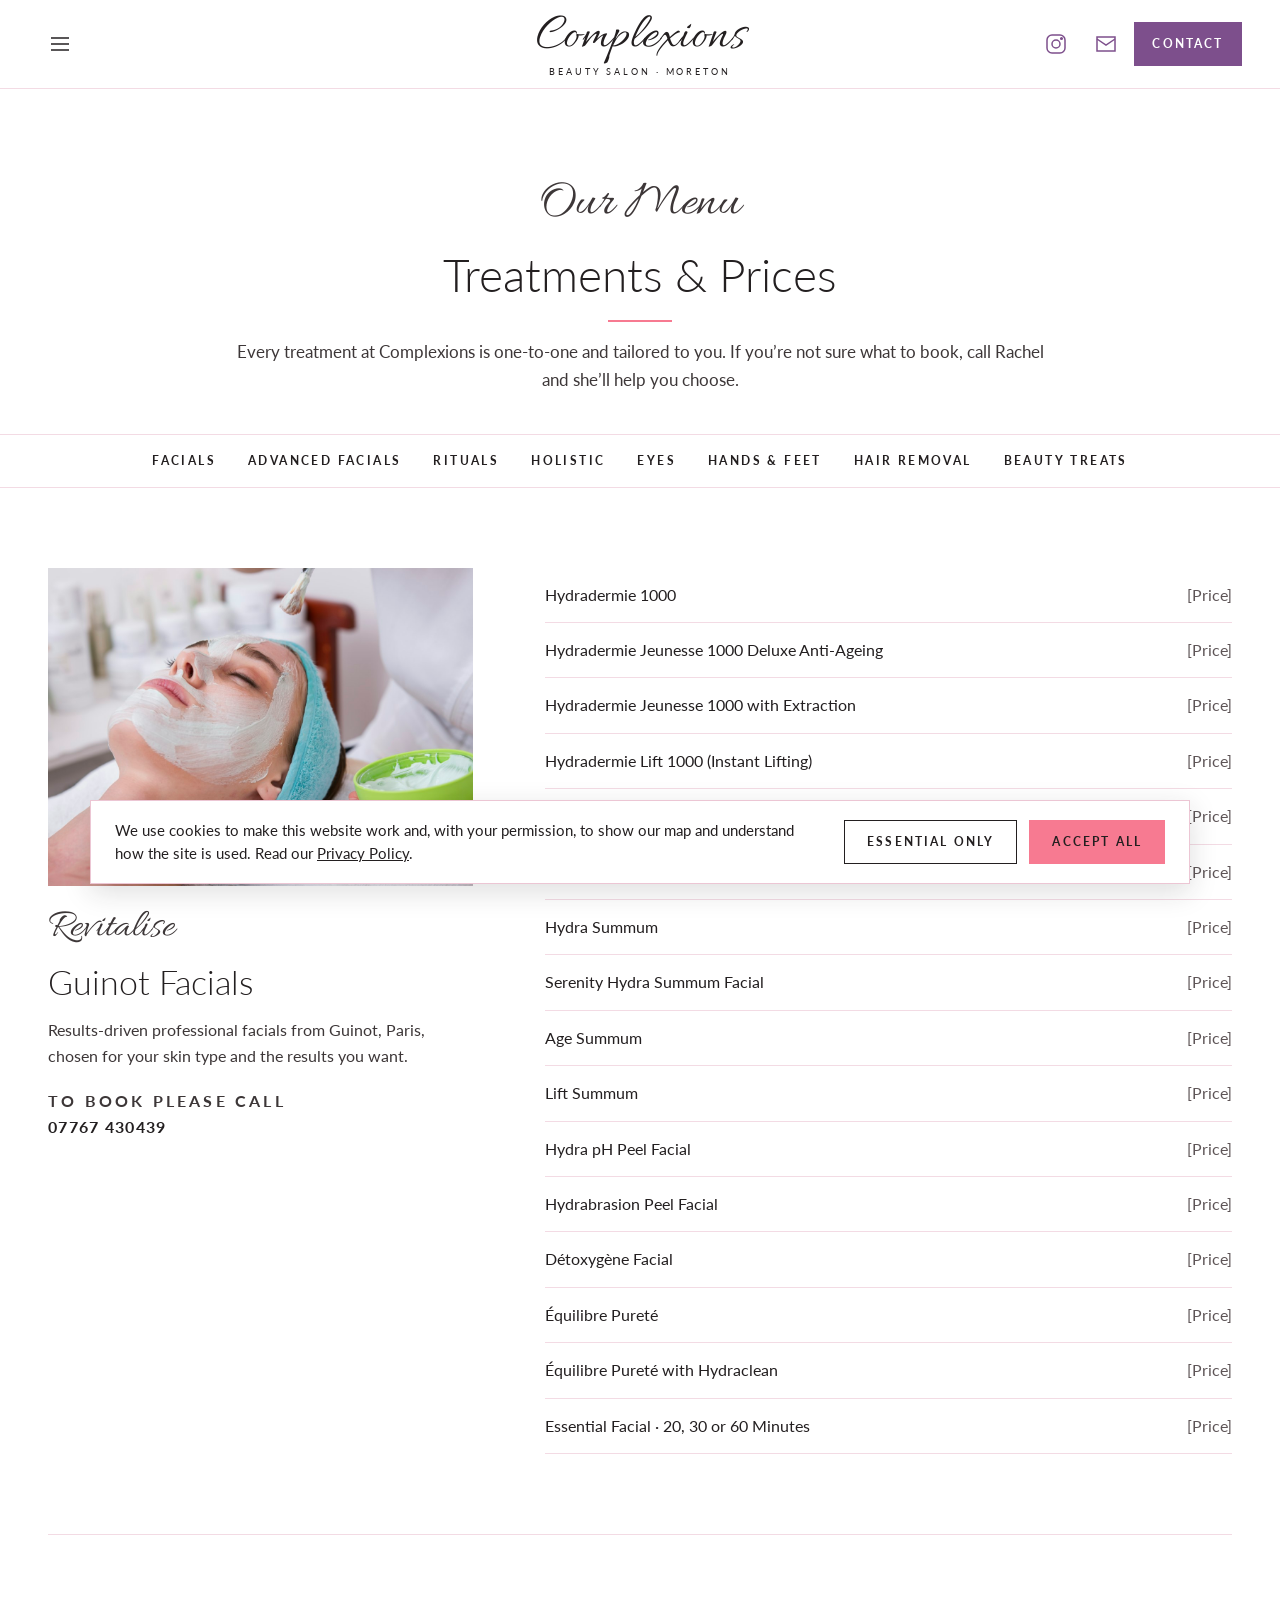
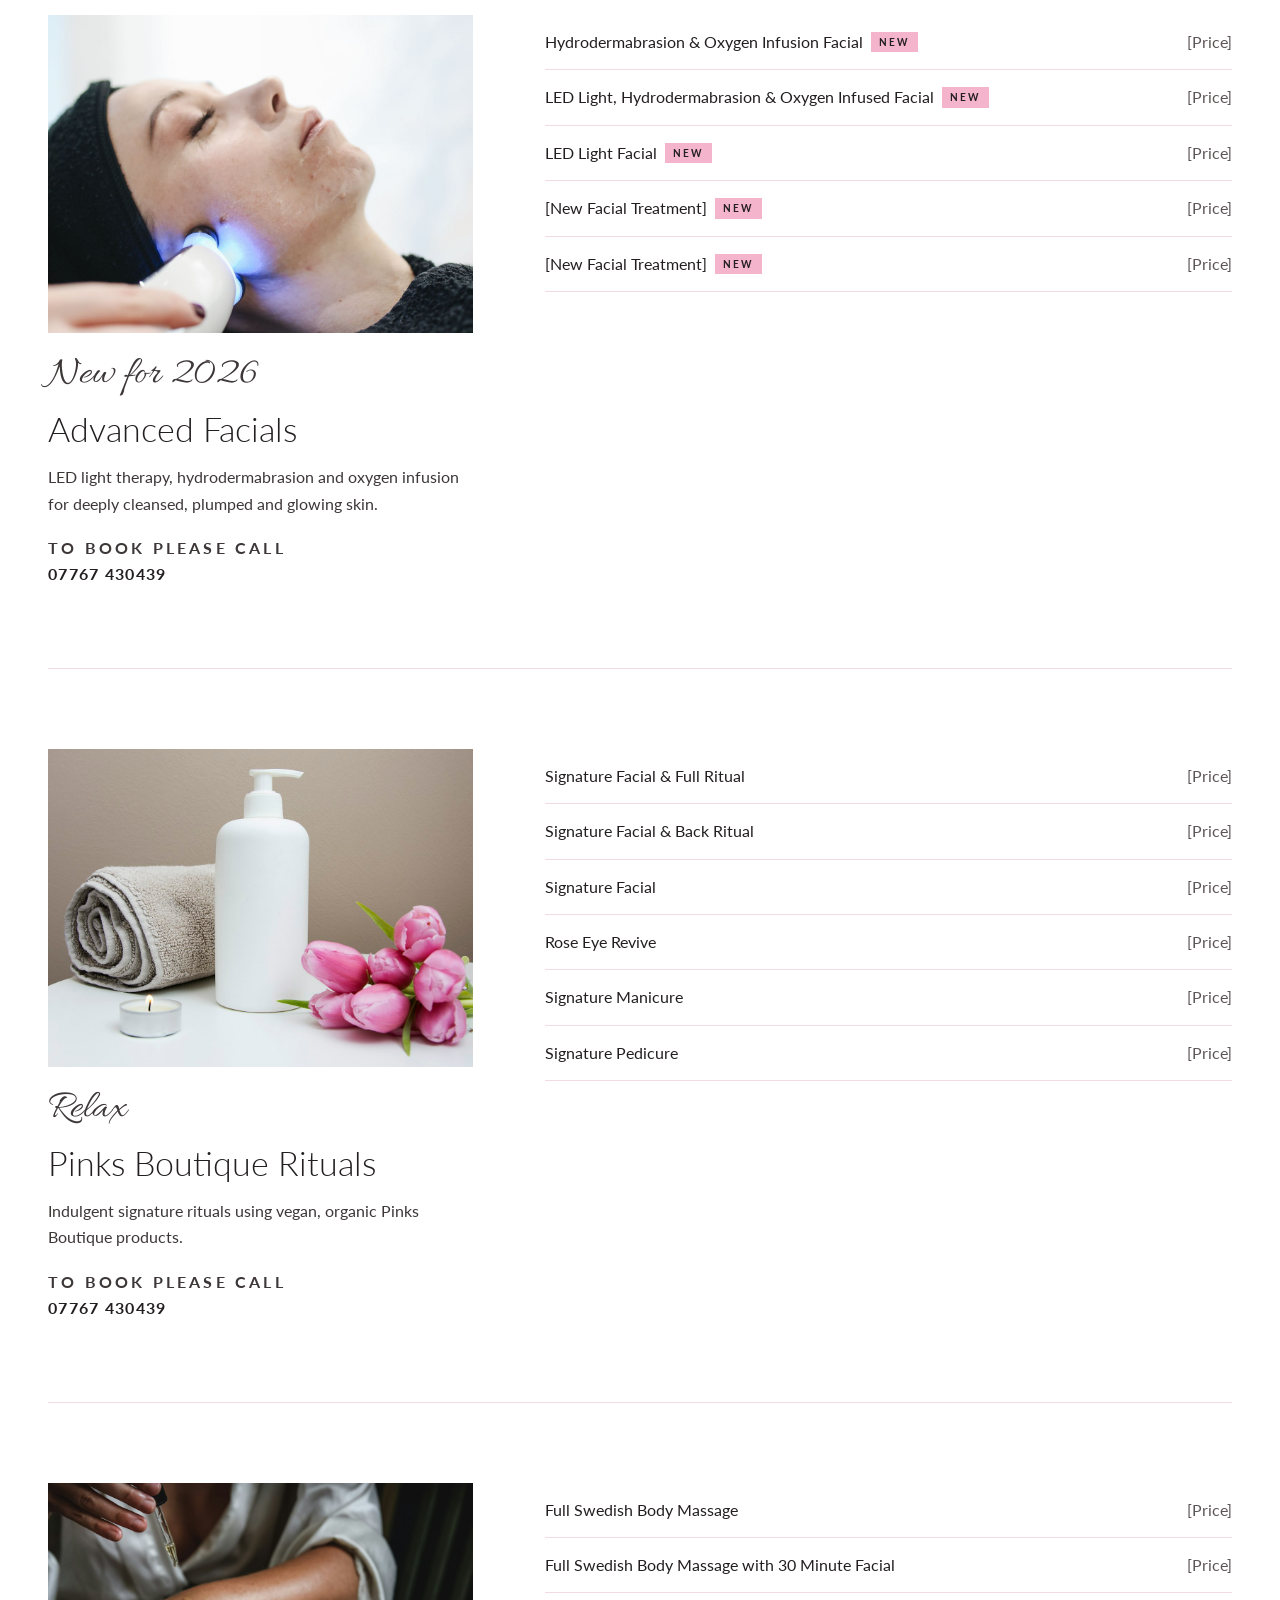
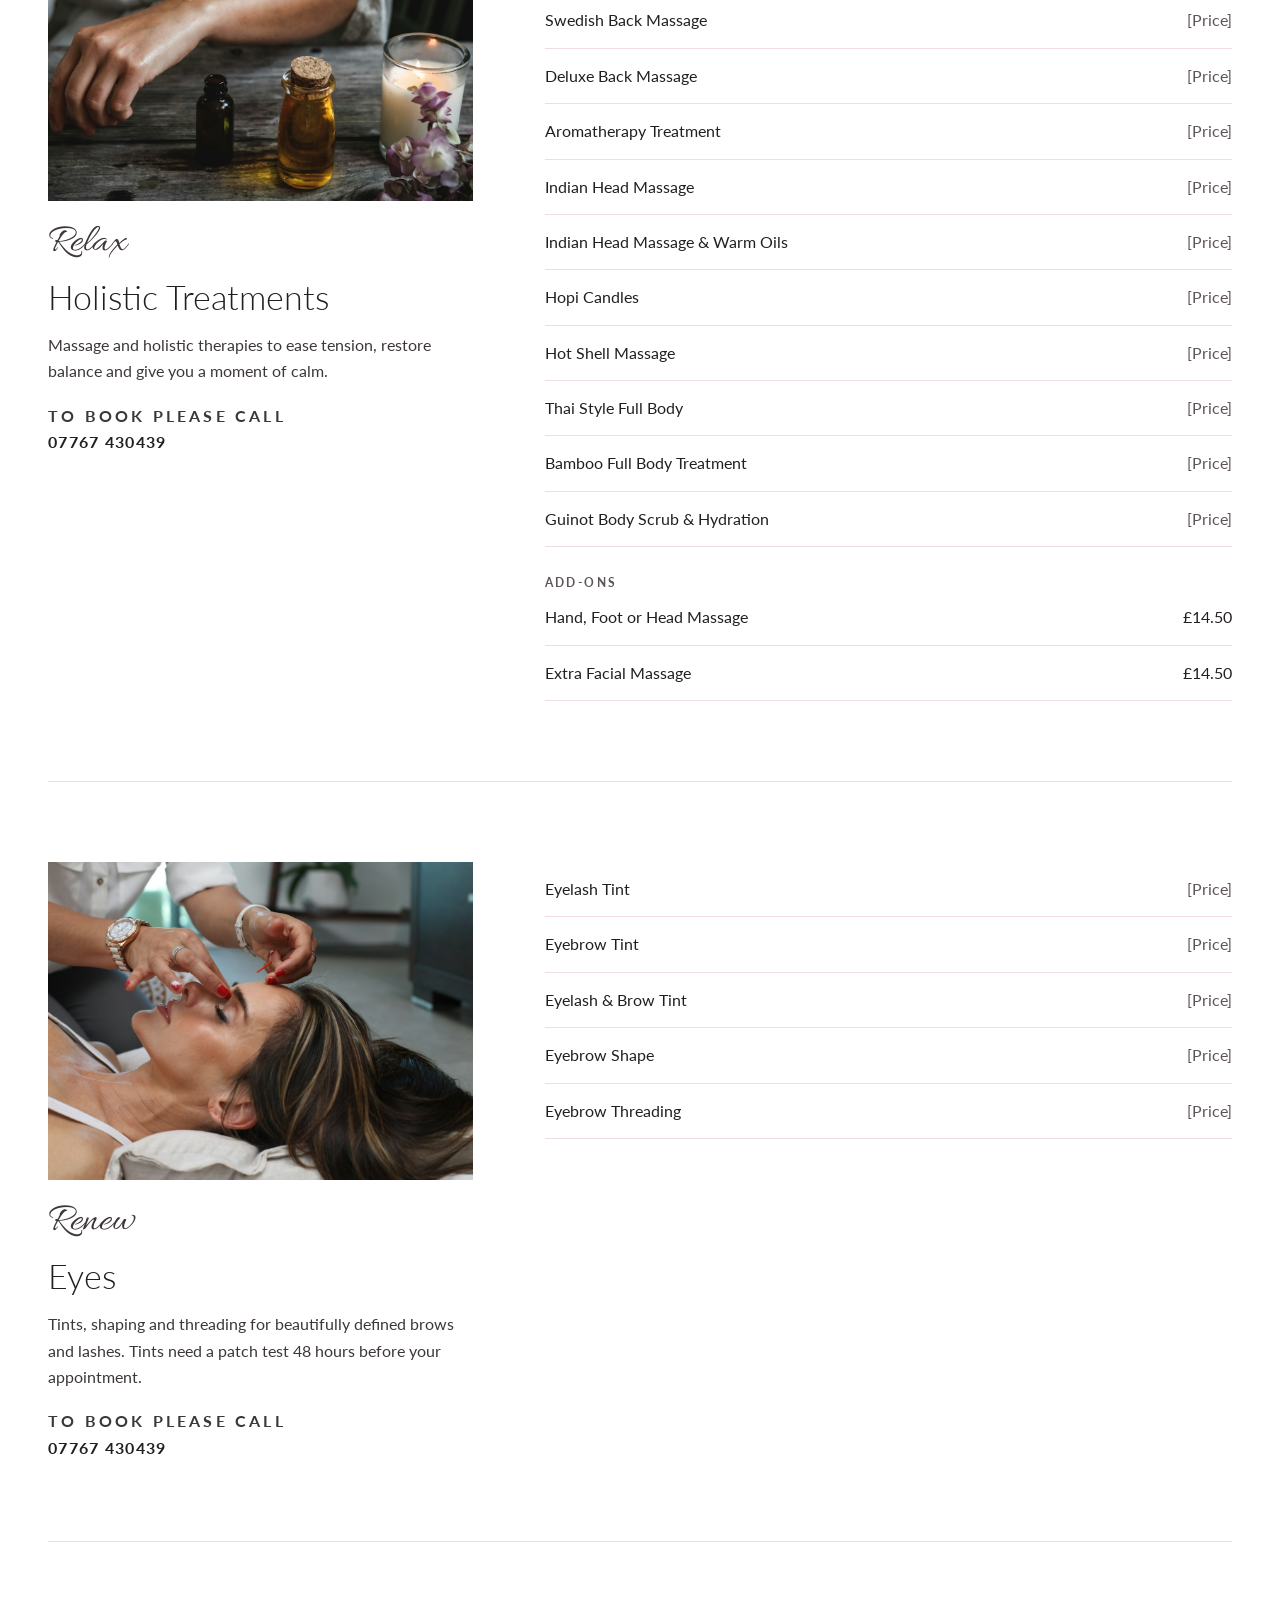
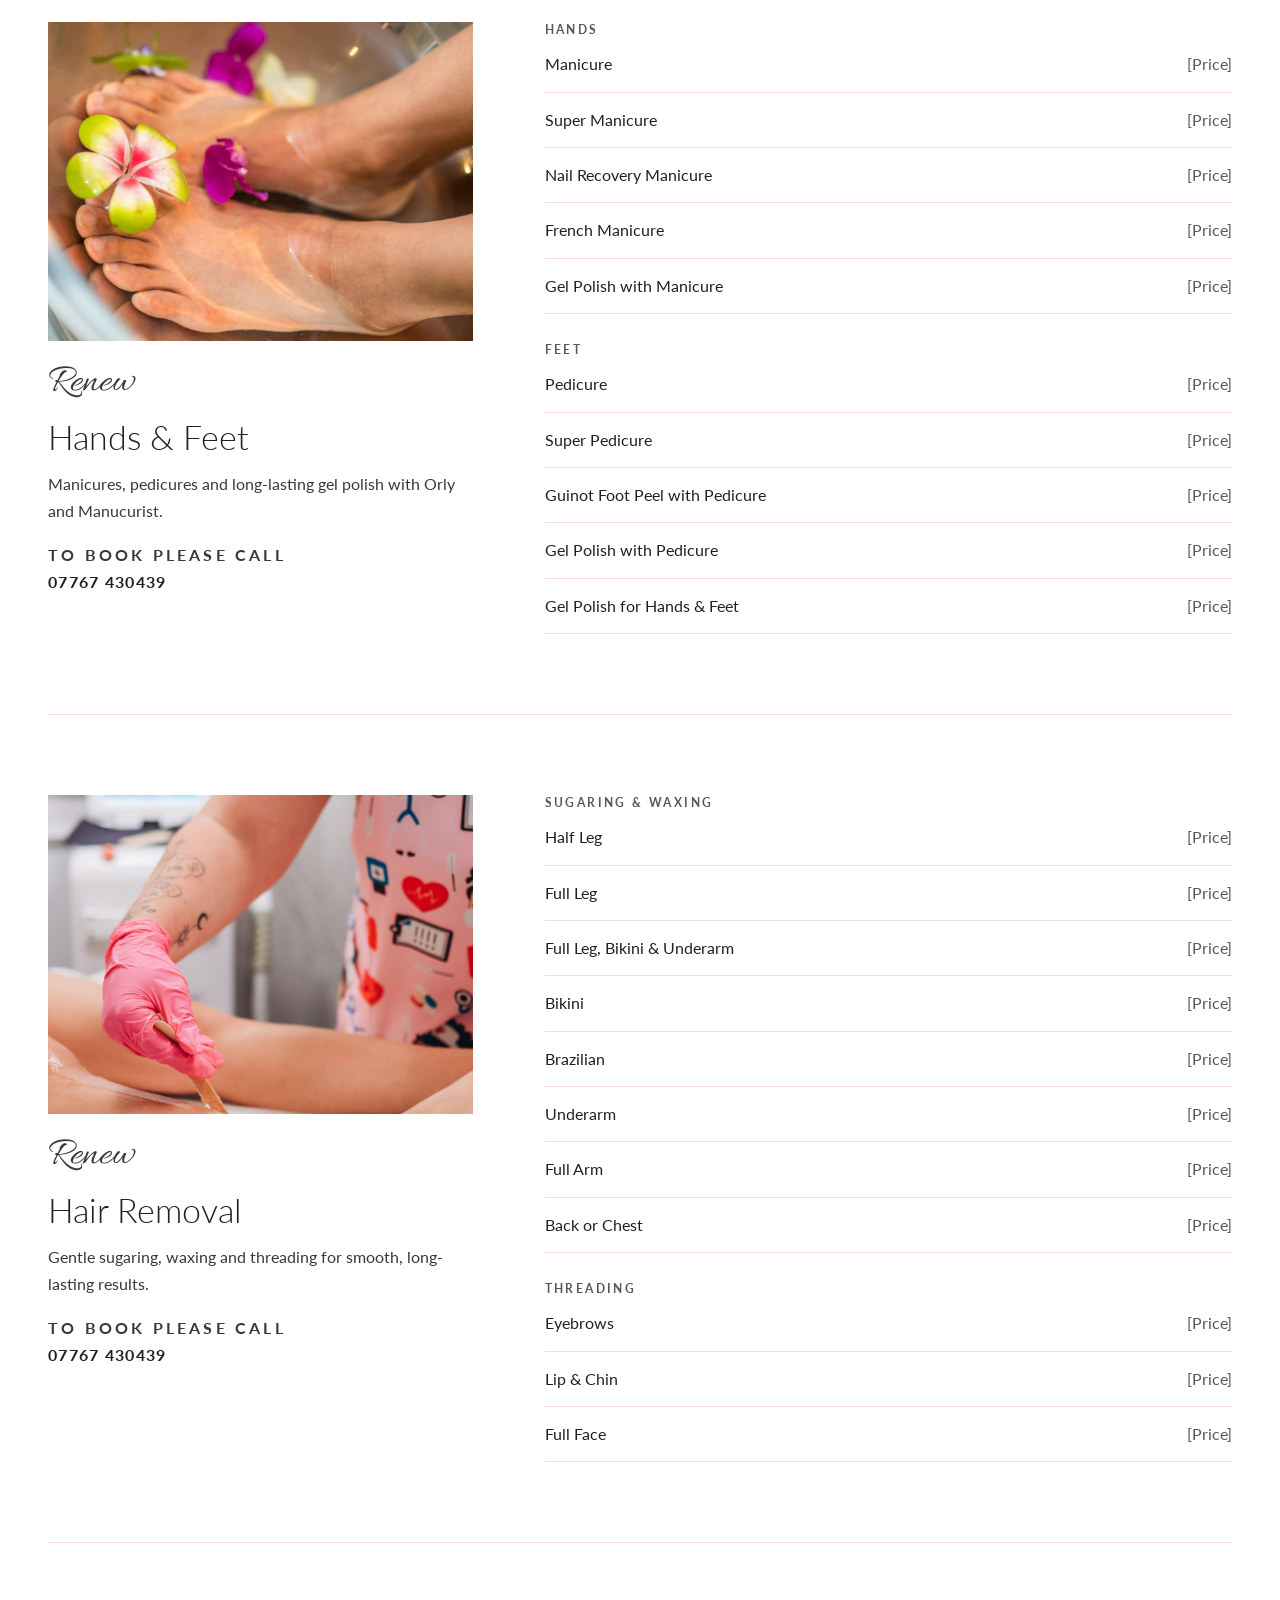
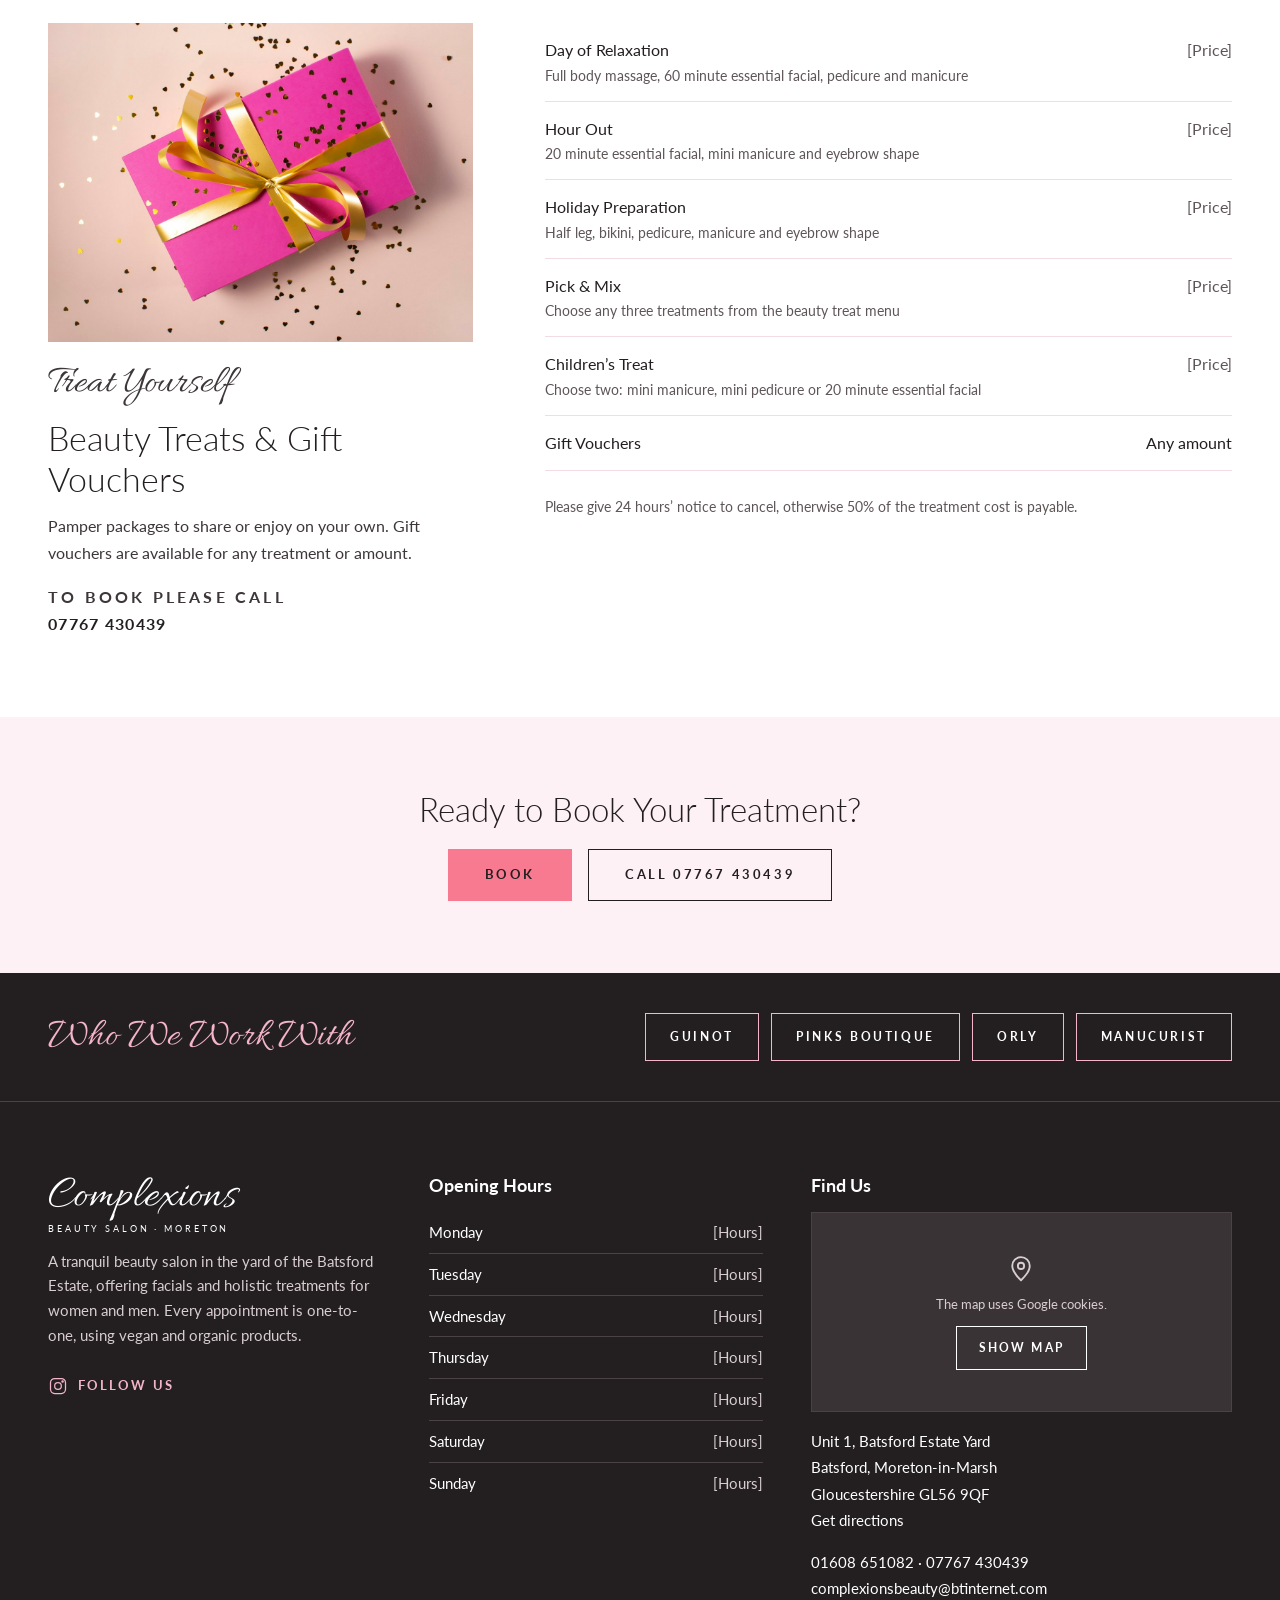
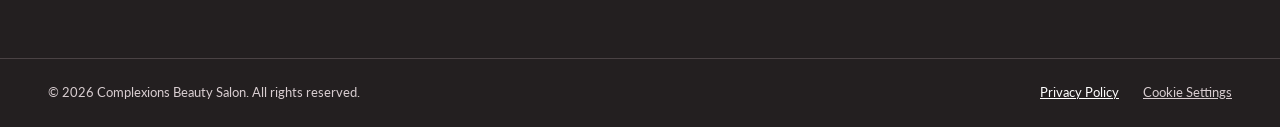
<file: v2/treatments.html>
<!doctype html>
<html lang="en-GB">
<head>
<meta charset="utf-8">
<meta name="viewport" content="width=device-width, initial-scale=1">
<title>Treatments &amp; Prices | Complexions Beauty Salon, Moreton-in-Marsh</title>
<meta name="description" content="Guinot facials, LED facials, Pinks Boutique rituals, holistic massage, brows, lashes, nails and hair removal at Complexions, Moreton-in-Marsh.">
<meta property="og:title" content="Treatments &amp; Prices | Complexions Beauty Salon, Moreton-in-Marsh">
<meta property="og:description" content="Guinot facials, LED facials, Pinks Boutique rituals, holistic massage, brows, lashes, nails and hair removal at Complexions, Moreton-in-Marsh.">
<meta property="og:type" content="website">
<meta name="theme-color" content="#ffffff">
<link rel="preconnect" href="https://fonts.googleapis.com">
<link rel="preconnect" href="https://fonts.gstatic.com" crossorigin>
<link rel="stylesheet" href="https://fonts.googleapis.com/css2?family=Allura&amp;family=Lato:wght@300;400;700&amp;display=swap">
<link rel="stylesheet" href="css/style.css">
</head>
<body>
<a class="skip-link" href="#main">Skip to content</a>
<header class="site-header">
<div class="site-header__inner">
<div class="site-header__left">
<button class="icon-btn" type="button" aria-label="Open menu" aria-controls="site-menu" aria-expanded="false" data-menu-open><svg viewBox="0 0 24 24" fill="none" stroke="currentColor" stroke-width="1.5" aria-hidden="true"><path d="M3 6h18M3 12h18M3 18h18"/></svg></button>
</div>
<a class="logo" href="index.html" aria-label="Complexions Beauty Salon, home">
<span class="logo__name">Complexions</span>
<span class="logo__tag">Beauty Salon &middot; Moreton</span>
</a>
<div class="site-header__right">
<a class="icon-btn social-link" href="https://www.instagram.com/complexionsbeautysalonmoreton_/" target="_blank" rel="noopener" aria-label="Complexions on Instagram"><svg viewBox="0 0 24 24" fill="none" stroke="currentColor" stroke-width="1.5" aria-hidden="true"><rect x="3" y="3" width="18" height="18" rx="5"/><circle cx="12" cy="12" r="4"/><circle cx="17.5" cy="6.5" r="0.8"/></svg></a>
<a class="icon-btn social-link social-link--email" href="mailto:complexionsbeauty@btinternet.com" aria-label="Email Complexions"><svg viewBox="0 0 24 24" fill="none" stroke="currentColor" stroke-width="1.5" aria-hidden="true"><rect x="3" y="5" width="18" height="14"/><path d="M3 7l9 6 9-6"/></svg></a>
<a class="contact-btn" href="#find-us">Contact</a>
</div>
</div>
</header>
<div class="menu" id="site-menu" aria-hidden="true">
<div class="menu__panel" role="dialog" aria-modal="true" aria-label="Menu">
<button class="icon-btn menu__close" type="button" aria-label="Close menu" data-menu-close><svg viewBox="0 0 24 24" fill="none" stroke="currentColor" stroke-width="1.5" aria-hidden="true"><path d="M5 5l14 14M19 5L5 19"/></svg></button>
<nav class="menu__nav" aria-label="Main">
<a href="index.html">Home</a>
<a href="index.html#about">About</a>
<a href="treatments.html" aria-current="page">Treatments &amp; Prices</a>
<a href="treatments.html#facials">Facials</a>
<a href="treatments.html#treats">Gift Vouchers</a>
<a href="https://complexionsbeautymoreton.co.uk/booking/">Book</a>
<a href="#find-us">Contact</a>
</nav>
<div class="menu__contact">
<a href="tel:01608651082">01608 651082</a><br>
<a href="tel:07767430439">07767 430439</a><br>
<a href="mailto:complexionsbeauty@btinternet.com">complexionsbeauty@btinternet.com</a><br>
<a href="https://www.instagram.com/complexionsbeautysalonmoreton_/" target="_blank" rel="noopener">Instagram</a>
</div>
</div>
<button class="menu__backdrop" type="button" aria-label="Close menu" tabindex="-1" data-menu-close></button>
</div>
<main id="main">

<section class="page-head">
<div class="page-head__inner">
<p class="script script--lg">Our Menu</p>
<h1>Treatments &amp; Prices</h1>
<span class="rule" aria-hidden="true"></span>
<p>Every treatment at Complexions is one-to-one and tailored to you. If you&rsquo;re not sure what to book, call Rachel and she&rsquo;ll help you choose.</p>
</div>
</section>

<nav class="cat-nav" aria-label="Treatment categories">
<div class="cat-nav__inner">
<a href="#facials">Facials</a>
<a href="#advanced-facials">Advanced Facials</a>
<a href="#rituals">Rituals</a>
<a href="#holistic">Holistic</a>
<a href="#eyes">Eyes</a>
<a href="#hands-feet">Hands &amp; Feet</a>
<a href="#hair-removal">Hair Removal</a>
<a href="#treats">Beauty Treats</a>
</div>
</nav>

<div class="wrap">
<section class="menu-section" id="facials" aria-labelledby="facials-title">
<div class="menu-section__intro">
<div class="media-box"><img class="media" src="images/facials.jpg" alt="A facial treatment with a mask" loading="lazy"></div>
<p class="script">Revitalise</p>
<h2 id="facials-title">Guinot Facials</h2>
<p>Results-driven professional facials from Guinot, Paris, chosen for your skin type and the results you want.</p>
<p class="book-call">To book please call<br><a href="tel:07767430439">07767 430439</a></p>
</div>
<div class="menu-section__list">
<ul class="price-list">
<li><span>Hydradermie 1000</span><span class="price">[Price]</span></li>
<li><span>Hydradermie Jeunesse 1000 Deluxe Anti-Ageing</span><span class="price">[Price]</span></li>
<li><span>Hydradermie Jeunesse 1000 with Extraction</span><span class="price">[Price]</span></li>
<li><span>Hydradermie Lift 1000 (Instant Lifting)</span><span class="price">[Price]</span></li>
<li><span>Eye Lift</span><span class="price">[Price]</span></li>
<li><span>Hydraclean</span><span class="price">[Price]</span></li>
<li><span>Hydra Summum</span><span class="price">[Price]</span></li>
<li><span>Serenity Hydra Summum Facial</span><span class="price">[Price]</span></li>
<li><span>Age Summum</span><span class="price">[Price]</span></li>
<li><span>Lift Summum</span><span class="price">[Price]</span></li>
<li><span>Hydra pH Peel Facial</span><span class="price">[Price]</span></li>
<li><span>Hydrabrasion Peel Facial</span><span class="price">[Price]</span></li>
<li><span>D&eacute;toxyg&egrave;ne Facial</span><span class="price">[Price]</span></li>
<li><span>&Eacute;quilibre Puret&eacute;</span><span class="price">[Price]</span></li>
<li><span>&Eacute;quilibre Puret&eacute; with Hydraclean</span><span class="price">[Price]</span></li>
<li><span>Essential Facial &middot; 20, 30 or 60 Minutes</span><span class="price">[Price]</span></li>
</ul>
</div>
</section>
<section class="menu-section" id="advanced-facials" aria-labelledby="advanced-facials-title">
<div class="menu-section__intro">
<div class="media-box"><img class="media" src="images/led-facials.jpg" alt="LED light therapy facial" loading="lazy"></div>
<p class="script">New for 2026</p>
<h2 id="advanced-facials-title">Advanced Facials</h2>
<p>LED light therapy, hydrodermabrasion and oxygen infusion for deeply cleansed, plumped and glowing skin.</p>
<p class="book-call">To book please call<br><a href="tel:07767430439">07767 430439</a></p>
</div>
<div class="menu-section__list">
<ul class="price-list">
<li><span>Hydrodermabrasion &amp; Oxygen Infusion Facial<span class="tag">NEW</span></span><span class="price">[Price]</span></li>
<li><span>LED Light, Hydrodermabrasion &amp; Oxygen Infused Facial<span class="tag">NEW</span></span><span class="price">[Price]</span></li>
<li><span>LED Light Facial<span class="tag">NEW</span></span><span class="price">[Price]</span></li>
<li><span>[New Facial Treatment]<span class="tag">NEW</span></span><span class="price">[Price]</span></li>
<li><span>[New Facial Treatment]<span class="tag">NEW</span></span><span class="price">[Price]</span></li>
</ul>
</div>
</section>
<section class="menu-section" id="rituals" aria-labelledby="rituals-title">
<div class="menu-section__intro">
<div class="media-box"><img class="media" src="images/rituals.jpg" alt="Spa products with towels and flowers" loading="lazy"></div>
<p class="script">Relax</p>
<h2 id="rituals-title">Pinks Boutique Rituals</h2>
<p>Indulgent signature rituals using vegan, organic Pinks Boutique products.</p>
<p class="book-call">To book please call<br><a href="tel:07767430439">07767 430439</a></p>
</div>
<div class="menu-section__list">
<ul class="price-list">
<li><span>Signature Facial &amp; Full Ritual</span><span class="price">[Price]</span></li>
<li><span>Signature Facial &amp; Back Ritual</span><span class="price">[Price]</span></li>
<li><span>Signature Facial</span><span class="price">[Price]</span></li>
<li><span>Rose Eye Revive</span><span class="price">[Price]</span></li>
<li><span>Signature Manicure</span><span class="price">[Price]</span></li>
<li><span>Signature Pedicure</span><span class="price">[Price]</span></li>
</ul>
</div>
</section>
<section class="menu-section" id="holistic" aria-labelledby="holistic-title">
<div class="menu-section__intro">
<div class="media-box"><img class="media" src="images/holistic.jpg" alt="Aromatherapy oils and a candle" loading="lazy"></div>
<p class="script">Relax</p>
<h2 id="holistic-title">Holistic Treatments</h2>
<p>Massage and holistic therapies to ease tension, restore balance and give you a moment of calm.</p>
<p class="book-call">To book please call<br><a href="tel:07767430439">07767 430439</a></p>
</div>
<div class="menu-section__list">
<ul class="price-list">
<li><span>Full Swedish Body Massage</span><span class="price">[Price]</span></li>
<li><span>Full Swedish Body Massage with 30 Minute Facial</span><span class="price">[Price]</span></li>
<li><span>Swedish Back Massage</span><span class="price">[Price]</span></li>
<li><span>Deluxe Back Massage</span><span class="price">[Price]</span></li>
<li><span>Aromatherapy Treatment</span><span class="price">[Price]</span></li>
<li><span>Indian Head Massage</span><span class="price">[Price]</span></li>
<li><span>Indian Head Massage &amp; Warm Oils</span><span class="price">[Price]</span></li>
<li><span>Hopi Candles</span><span class="price">[Price]</span></li>
<li><span>Hot Shell Massage</span><span class="price">[Price]</span></li>
<li><span>Thai Style Full Body</span><span class="price">[Price]</span></li>
<li><span>Bamboo Full Body Treatment</span><span class="price">[Price]</span></li>
<li><span>Guinot Body Scrub &amp; Hydration</span><span class="price">[Price]</span></li>
</ul>
<h3>Add-Ons</h3>
<ul class="price-list">
<li><span>Hand, Foot or Head Massage</span><span class="price price--set">&pound;14.50</span></li>
<li><span>Extra Facial Massage</span><span class="price price--set">&pound;14.50</span></li>
</ul>
</div>
</section>
<section class="menu-section" id="eyes" aria-labelledby="eyes-title">
<div class="menu-section__intro">
<div class="media-box"><img class="media" src="images/eyes.jpg" alt="Eyebrow waxing treatment" loading="lazy"></div>
<p class="script">Renew</p>
<h2 id="eyes-title">Eyes</h2>
<p>Tints, shaping and threading for beautifully defined brows and lashes. Tints need a patch test 48 hours before your appointment.</p>
<p class="book-call">To book please call<br><a href="tel:07767430439">07767 430439</a></p>
</div>
<div class="menu-section__list">
<ul class="price-list">
<li><span>Eyelash Tint</span><span class="price">[Price]</span></li>
<li><span>Eyebrow Tint</span><span class="price">[Price]</span></li>
<li><span>Eyelash &amp; Brow Tint</span><span class="price">[Price]</span></li>
<li><span>Eyebrow Shape</span><span class="price">[Price]</span></li>
<li><span>Eyebrow Threading</span><span class="price">[Price]</span></li>
</ul>
</div>
</section>
<section class="menu-section" id="hands-feet" aria-labelledby="hands-feet-title">
<div class="menu-section__intro">
<div class="media-box"><img class="media" src="images/hands-feet.jpg" alt="A spa pedicure" loading="lazy"></div>
<p class="script">Renew</p>
<h2 id="hands-feet-title">Hands &amp; Feet</h2>
<p>Manicures, pedicures and long-lasting gel polish with Orly and Manucurist.</p>
<p class="book-call">To book please call<br><a href="tel:07767430439">07767 430439</a></p>
</div>
<div class="menu-section__list">
<h3>Hands</h3>
<ul class="price-list">
<li><span>Manicure</span><span class="price">[Price]</span></li>
<li><span>Super Manicure</span><span class="price">[Price]</span></li>
<li><span>Nail Recovery Manicure</span><span class="price">[Price]</span></li>
<li><span>French Manicure</span><span class="price">[Price]</span></li>
<li><span>Gel Polish with Manicure</span><span class="price">[Price]</span></li>
</ul>
<h3>Feet</h3>
<ul class="price-list">
<li><span>Pedicure</span><span class="price">[Price]</span></li>
<li><span>Super Pedicure</span><span class="price">[Price]</span></li>
<li><span>Guinot Foot Peel with Pedicure</span><span class="price">[Price]</span></li>
<li><span>Gel Polish with Pedicure</span><span class="price">[Price]</span></li>
<li><span>Gel Polish for Hands &amp; Feet</span><span class="price">[Price]</span></li>
</ul>
</div>
</section>
<section class="menu-section" id="hair-removal" aria-labelledby="hair-removal-title">
<div class="menu-section__intro">
<div class="media-box"><img class="media" src="images/hair-removal.jpg" alt="Wax being applied during a hair removal treatment" loading="lazy"></div>
<p class="script">Renew</p>
<h2 id="hair-removal-title">Hair Removal</h2>
<p>Gentle sugaring, waxing and threading for smooth, long-lasting results.</p>
<p class="book-call">To book please call<br><a href="tel:07767430439">07767 430439</a></p>
</div>
<div class="menu-section__list">
<h3>Sugaring &amp; Waxing</h3>
<ul class="price-list">
<li><span>Half Leg</span><span class="price">[Price]</span></li>
<li><span>Full Leg</span><span class="price">[Price]</span></li>
<li><span>Full Leg, Bikini &amp; Underarm</span><span class="price">[Price]</span></li>
<li><span>Bikini</span><span class="price">[Price]</span></li>
<li><span>Brazilian</span><span class="price">[Price]</span></li>
<li><span>Underarm</span><span class="price">[Price]</span></li>
<li><span>Full Arm</span><span class="price">[Price]</span></li>
<li><span>Back or Chest</span><span class="price">[Price]</span></li>
</ul>
<h3>Threading</h3>
<ul class="price-list">
<li><span>Eyebrows</span><span class="price">[Price]</span></li>
<li><span>Lip &amp; Chin</span><span class="price">[Price]</span></li>
<li><span>Full Face</span><span class="price">[Price]</span></li>
</ul>
</div>
</section>
<section class="menu-section" id="treats" aria-labelledby="treats-title">
<div class="menu-section__intro">
<div class="media-box"><img class="media" src="images/gifts.jpg" alt="A wrapped gift box" loading="lazy"></div>
<p class="script">Treat Yourself</p>
<h2 id="treats-title">Beauty Treats &amp; Gift Vouchers</h2>
<p>Pamper packages to share or enjoy on your own. Gift vouchers are available for any treatment or amount.</p>
<p class="book-call">To book please call<br><a href="tel:07767430439">07767 430439</a></p>
</div>
<div class="menu-section__list">
<ul class="price-list">
<li><span>Day of Relaxation<small>Full body massage, 60 minute essential facial, pedicure and manicure</small></span><span class="price">[Price]</span></li>
<li><span>Hour Out<small>20 minute essential facial, mini manicure and eyebrow shape</small></span><span class="price">[Price]</span></li>
<li><span>Holiday Preparation<small>Half leg, bikini, pedicure, manicure and eyebrow shape</small></span><span class="price">[Price]</span></li>
<li><span>Pick &amp; Mix<small>Choose any three treatments from the beauty treat menu</small></span><span class="price">[Price]</span></li>
<li><span>Children&rsquo;s Treat<small>Choose two: mini manicure, mini pedicure or 20 minute essential facial</small></span><span class="price">[Price]</span></li>
<li><span>Gift Vouchers</span><span class="price price--set">Any amount</span></li>
</ul>
<p class="note">Please give 24 hours&rsquo; notice to cancel, otherwise 50% of the treatment cost is payable.</p>
</div>
</section>
</div>

<section class="cta-band">
<div class="cta-band__inner">
<h2>Ready to Book Your Treatment?</h2>
<div class="btn-row">
<a class="btn btn--primary" href="https://complexionsbeautymoreton.co.uk/booking/">Book</a>
<a class="btn btn--outline" href="tel:07767430439">Call 07767 430439</a>
</div>
</div>
</section>

</main>
<footer class="site-footer" id="find-us">
<div class="partners">
<div class="wrap partners__inner">
<h2>Who We Work With</h2>
<ul>
<li><a href="https://www.guinot.com/" target="_blank" rel="noopener">Guinot</a></li>
<li><a href="#">Pinks Boutique</a></li>
<li><a href="https://orlybeauty.com/" target="_blank" rel="noopener">Orly</a></li>
<li><a href="https://www.manucurist.com/" target="_blank" rel="noopener">Manucurist</a></li>
</ul>
</div>
</div>
<div class="wrap footer-cols">
<div class="footer-col">
<div class="footer-logo"><a class="logo" href="index.html" aria-label="Complexions Beauty Salon, home">
<span class="logo__name">Complexions</span>
<span class="logo__tag">Beauty Salon &middot; Moreton</span>
</a></div>
<p>A tranquil beauty salon in the yard of the Batsford Estate, offering facials and holistic treatments for women and men. Every appointment is one-to-one, using vegan and organic products.</p>
<a class="follow" href="https://www.instagram.com/complexionsbeautysalonmoreton_/" target="_blank" rel="noopener"><svg viewBox="0 0 24 24" fill="none" stroke="currentColor" stroke-width="1.5" aria-hidden="true"><rect x="3" y="3" width="18" height="18" rx="5"/><circle cx="12" cy="12" r="4"/><circle cx="17.5" cy="6.5" r="0.8"/></svg> Follow Us</a>
</div>
<div class="footer-col">
<h3>Opening Hours</h3>
<ul class="hours">
<li><span>Monday</span><span>[Hours]</span></li>
<li><span>Tuesday</span><span>[Hours]</span></li>
<li><span>Wednesday</span><span>[Hours]</span></li>
<li><span>Thursday</span><span>[Hours]</span></li>
<li><span>Friday</span><span>[Hours]</span></li>
<li><span>Saturday</span><span>[Hours]</span></li>
<li><span>Sunday</span><span>[Hours]</span></li>
</ul>
</div>
<div class="footer-col footer-col--wide">
<h3>Find Us</h3>
<div class="map" data-map="https://maps.google.com/maps?q=Complexions%20Beauty%20Salon%2C%20Unit%201%20Batsford%20Estate%20Yard%2C%20Batsford%2C%20GL56%209QF&amp;z=15&amp;output=embed">
<div class="map__consent">
<svg viewBox="0 0 24 24" fill="none" stroke="currentColor" stroke-width="1.5" aria-hidden="true"><path d="M12 21s-7-6.2-7-11.5A7 7 0 0 1 19 9.5C19 14.8 12 21 12 21z"/><circle cx="12" cy="9.5" r="2.5"/></svg>
<span>The map uses Google cookies.</span>
<button class="btn btn--outline btn--sm" type="button" data-map-load>Show Map</button>
</div>
</div>
<address class="address">
Unit 1, Batsford Estate Yard<br>Batsford, Moreton-in-Marsh<br>Gloucestershire GL56 9QF<br>
<a href="https://www.google.com/maps/search/?api=1&amp;query=Complexions+Beauty+Salon+Batsford+Moreton-in-Marsh+GL56+9QF" target="_blank" rel="noopener">Get directions</a>
</address>
<div class="address">
<a href="tel:01608651082">01608 651082</a> &middot; <a href="tel:07767430439">07767 430439</a><br>
<a href="mailto:complexionsbeauty@btinternet.com">complexionsbeauty@btinternet.com</a>
</div>
</div>
</div>
<div class="footer-bar">
<div class="wrap footer-bar__inner">
<span>&copy; <span data-year>2026</span> Complexions Beauty Salon. All rights reserved.</span>
<div class="footer-bar__links">
<a href="privacy.html">Privacy Policy</a>
<button class="linklike" type="button" data-cookie-settings>Cookie Settings</button>
</div>
</div>
</div>
</footer>

<div class="cookie" id="cookie-banner" role="region" aria-label="Cookie notice" hidden>
<div class="cookie__box">
<p>We use cookies to make this website work and, with your permission, to show our map and understand how the site is used. Read our <a href="privacy.html#cookies">Privacy Policy</a>.</p>
<div class="cookie__actions">
<button class="btn btn--outline btn--sm" type="button" data-cookie="essential">Essential Only</button>
<button class="btn btn--primary btn--sm" type="button" data-cookie="all">Accept All</button>
</div>
</div>
</div>

<script src="js/main.js"></script>
</body>
</html>
</file>
<file: v1/css/style.css>
/* ==========================================================================
   Complexions Beauty Salon, Moreton-in-Marsh
   Base styles shared by every page
   ========================================================================== */

:root {
  --pink: #f77a91;          /* Accent: dark pink (button fills, rules) */
  --blush: #f4b4cb;         /* Accent: light pink */
  --pink-text: #d9476a;     /* Deeper pink for script headings, passes contrast on white */
  --contact: #7d4f8c;       /* Contact button and social icons (purple, per brief) */
  --ink: #231f20;           /* Body font colour */
  --body: #3d3738;
  --muted: #5e5557;
  --white: #ffffff;
  --tint: #fdf1f5;
  --tint-2: #fbe6ee;
  --tint-3: #f7d6e2;
  --line: #f3dbe4;
  --line-2: #f1d0dc;

  --font-sans: 'Lato', 'Avenir', 'Avenir Next', 'Helvetica Neue', Arial, sans-serif;
  --font-script: 'Allura', cursive;

  --wrap: 1280px;
  --gutter: clamp(20px, 4vw, 48px);
  --header-h: 77px;
}

*, *::before, *::after { box-sizing: border-box; }

html { scroll-behavior: smooth; scroll-padding-top: calc(var(--header-h) + 16px); }
@media (prefers-reduced-motion: reduce) { html { scroll-behavior: auto; } }

body {
  margin: 0;
  background: var(--white);
  color: var(--ink);
  font-family: var(--font-sans);
  font-size: 17px;
  line-height: 1.65;
  -webkit-font-smoothing: antialiased;
}

body.no-scroll { overflow: hidden; }

img { display: block; max-width: 100%; height: auto; }

a { color: var(--ink); }
a:hover { color: var(--pink-text); }

:focus-visible { outline: 2px solid var(--contact); outline-offset: 3px; }

h1, h2, h3 { margin: 0; font-weight: 300; line-height: 1.25; }
p { margin: 0; }

.skip-link {
  position: absolute; left: 16px; top: -60px; z-index: 100;
  padding: 12px 18px; background: var(--ink); color: var(--white);
}
.skip-link:focus { top: 12px; color: var(--white); }

.wrap { max-width: var(--wrap); margin: 0 auto; padding-left: var(--gutter); padding-right: var(--gutter); }

.script { font-family: var(--font-script); font-weight: 400; line-height: 1; color: var(--pink-text); }
.script--lg { font-size: clamp(38px, 4vw, 52px); }
.script--md { font-size: clamp(36px, 3.4vw, 46px); }

.rule { display: block; width: 64px; height: 2px; background: var(--pink); }

.eyebrow { font-size: 12px; font-weight: 700; letter-spacing: 0.2em; text-transform: uppercase; }

/* ---------- Buttons: square corners, CAPS ---------- */
.btn {
  display: inline-flex; align-items: center; justify-content: center;
  min-height: 52px; padding: 0 36px;
  border: 1px solid transparent; border-radius: 0;
  font-family: var(--font-sans); font-size: 13px; font-weight: 700;
  letter-spacing: 0.2em; text-transform: uppercase; text-decoration: none;
  cursor: pointer; transition: background-color .2s, color .2s, border-color .2s;
}
.btn--primary { background: var(--pink); border-color: var(--pink); color: var(--ink); }
.btn--primary:hover { background: var(--ink); border-color: var(--ink); color: var(--white); }
.btn--outline { background: transparent; border-color: var(--ink); color: var(--ink); }
.btn--outline:hover { background: var(--ink); color: var(--white); }
.btn--outline-light { background: transparent; border-color: var(--white); color: var(--white); }
.btn--outline-light:hover { background: var(--white); color: var(--ink); }
.btn--sm { min-height: 44px; padding: 0 22px; font-size: 12px; letter-spacing: 0.18em; }
.btn-row { display: flex; flex-wrap: wrap; gap: 16px; }

.text-link {
  display: inline-block; padding-bottom: 4px;
  border-bottom: 2px solid var(--pink);
  font-size: 12px; font-weight: 700; letter-spacing: 0.2em; text-transform: uppercase; text-decoration: none;
}

/* ---------- Header: hamburger left, logo centre, social + contact right ---------- */
.site-header {
  position: sticky; top: 0; z-index: 40;
  background: var(--white); border-bottom: 1px solid var(--line);
}
.site-header__inner {
  display: grid; grid-template-columns: minmax(0, 1fr) auto minmax(0, 1fr);
  align-items: center; gap: 12px;
  max-width: 1360px; margin: 0 auto; padding: 12px clamp(12px, 3vw, 40px);
}
.site-header__left { display: flex; align-items: center; }
.site-header__right { display: flex; flex-wrap: wrap; align-items: center; justify-content: flex-end; gap: 4px 6px; }

.icon-btn {
  width: 44px; height: 44px; display: inline-flex; align-items: center; justify-content: center;
  padding: 0; background: transparent; border: 0; color: inherit; cursor: pointer;
}
.icon-btn svg { width: 24px; height: 24px; }
.social-link { color: var(--contact); }
.social-link:hover { color: var(--ink); }

.contact-btn {
  display: inline-flex; align-items: center; min-height: 44px; padding: 0 18px;
  background: var(--contact); color: var(--white); text-decoration: none;
  font-size: 12px; font-weight: 700; letter-spacing: 0.18em; text-transform: uppercase;
}
.contact-btn:hover { background: var(--ink); color: var(--white); }

.logo { display: flex; flex-direction: column; align-items: center; line-height: 1; text-decoration: none; color: inherit; }
.logo:hover { color: inherit; }
.logo__name { font-family: var(--font-script); font-size: clamp(36px, 4vw, 52px); line-height: 1; }
.logo__tag { margin-top: 4px; font-size: 9px; letter-spacing: 0.32em; text-transform: uppercase; }
.logo img { max-height: 64px; width: auto; }

/* Phones: social icons move into the menu and footer so the header stays on one line */
@media (max-width: 520px) {
  .site-header__right .social-link { display: none; }
  .contact-btn { padding: 0 12px; font-size: 11px; letter-spacing: 0.12em; }
  .logo__name { font-size: 32px; }
  .logo__tag { font-size: 8px; letter-spacing: 0.24em; }
}

/* ---------- Off-canvas menu ---------- */
.menu {
  position: fixed; inset: 0; z-index: 60;
  display: flex; visibility: hidden; pointer-events: none;
}
.menu.is-open { visibility: visible; pointer-events: auto; }
.menu__panel {
  width: min(380px, 86%); height: 100%; overflow-y: auto;
  background: var(--white); padding: 24px 32px 40px;
  display: flex; flex-direction: column;
  transform: translateX(-100%); transition: transform .3s ease;
}
.menu.is-open .menu__panel { transform: translateX(0); }
.menu__backdrop {
  flex: 1; border: 0; padding: 0; cursor: pointer;
  background: rgba(35, 31, 32, 0.45); opacity: 0; transition: opacity .3s ease;
}
.menu.is-open .menu__backdrop { opacity: 1; }
.menu__close { margin: 0 0 24px -10px; }
.menu__nav { display: flex; flex-direction: column; }
.menu__nav a {
  padding: 10px 0; border-bottom: 1px solid var(--line);
  font-size: 22px; font-weight: 300; text-decoration: none;
}
.menu__nav a[aria-current="page"] { color: var(--pink-text); }
.menu__contact { margin-top: 32px; font-size: 15px; line-height: 1.8; color: var(--muted); }
.menu__contact a { color: var(--muted); text-decoration: none; }
@media (prefers-reduced-motion: reduce) {
  .menu__panel, .menu__backdrop { transition: none; }
}

/* ---------- Image placeholders: replace the files in /images ---------- */
.media { display: block; width: 100%; height: 100%; object-fit: cover; background: var(--tint-2); }

/* ---------- Intro block ---------- */
.intro { padding: clamp(64px, 8vw, 112px) var(--gutter); text-align: center; }
.intro__inner { max-width: 880px; margin: 0 auto; display: flex; flex-direction: column; align-items: center; gap: 20px; }
.intro h1, .intro h2 { font-size: clamp(30px, 3.4vw, 46px); }
.intro p.lead { max-width: 680px; font-size: 18px; color: var(--body); }
.intro .btn-row { justify-content: center; margin-top: 12px; }

/* ---------- About section ---------- */
.about { display: flex; flex-wrap: wrap; align-items: stretch; }
.about__media { flex: 1.25 1 520px; min-width: 0; min-height: 560px; position: relative; }
.about__media img { position: absolute; inset: 0; }
.about__body {
  flex: 1 1 420px; min-width: 0;
  padding: clamp(48px, 6vw, 104px) clamp(24px, 5vw, 96px);
  display: flex; flex-direction: column; justify-content: center; gap: 20px;
}
.about__body h2 { font-size: clamp(28px, 2.8vw, 40px); }
.about__body p { color: var(--body); }
.facts { display: grid; grid-template-columns: repeat(3, minmax(0, 1fr)); gap: 20px; margin: 12px 0 8px; }
.facts div { border-top: 2px solid var(--pink); padding-top: 12px; }
.facts strong { display: block; font-size: 26px; font-weight: 300; line-height: 1.2; }
.facts span { font-size: 13px; color: var(--muted); }
@media (max-width: 640px) { .about__media { min-height: 380px; } }

/* ---------- Footer columns (colours set per version) ---------- */
.footer-cols { display: flex; flex-wrap: wrap; gap: 48px; padding-top: 80px; padding-bottom: 56px; }
.footer-col { flex: 1 1 240px; min-width: 0; display: flex; flex-direction: column; gap: 16px; }
.footer-col--wide { flex: 1.3 1 300px; }
.footer-col h3 { font-size: 18px; font-weight: 700; }
.footer-col p { font-size: 15px; }
.footer-logo .logo { align-items: flex-start; }
.footer-logo .logo__name { font-size: 46px; }
.hours { list-style: none; margin: 0; padding: 0; font-size: 15px; }
.hours li { display: flex; justify-content: space-between; gap: 16px; padding: 8px 0; border-bottom: 1px solid var(--footer-line); }
.hours li:last-child { border-bottom: 0; }
.hours span:last-child { color: var(--footer-muted); }
.address { font-style: normal; font-size: 15px; line-height: 1.75; }
.address a { text-decoration: none; }
.follow { display: inline-flex; align-items: center; gap: 10px; min-height: 44px; font-size: 13px; font-weight: 700; letter-spacing: 0.16em; text-transform: uppercase; text-decoration: none; }
.follow svg { width: 20px; height: 20px; }

.map { position: relative; height: 200px; border: 1px solid var(--footer-line); background: var(--footer-map); }
.map iframe { position: absolute; inset: 0; width: 100%; height: 100%; border: 0; }
.map__consent {
  position: absolute; inset: 0; display: flex; flex-direction: column; align-items: center; justify-content: center; gap: 10px;
  padding: 16px; text-align: center; font-size: 13px; color: var(--footer-muted);
}
.map__consent svg { width: 30px; height: 30px; }

.footer-bar { border-top: 1px solid var(--footer-line); }
.footer-bar__inner { display: flex; flex-wrap: wrap; justify-content: space-between; align-items: center; gap: 8px 24px; padding-top: 12px; padding-bottom: 12px; font-size: 13px; color: var(--footer-muted); }
.footer-bar__links { display: flex; flex-wrap: wrap; align-items: center; gap: 4px 24px; }
.footer-bar a, .linklike {
  display: inline-flex; align-items: center; min-height: 44px;
  color: var(--footer-muted); background: none; border: 0; padding: 0;
  font: inherit; text-decoration: underline; cursor: pointer;
}

/* ---------- Cookie banner ---------- */
.cookie {
  position: fixed; left: 0; right: 0; bottom: 0; z-index: 50;
  padding: 0 clamp(12px, 3vw, 32px) 16px;
}
.cookie[hidden] { display: none; }
.cookie__box {
  max-width: 1100px; margin: 0 auto; padding: 18px 24px;
  display: flex; flex-wrap: wrap; align-items: center; gap: 16px 32px;
  background: var(--white); color: var(--ink);
  border: 1px solid #ecc6d4; box-shadow: 0 8px 28px rgba(35, 31, 32, 0.15);
}
.cookie__box p { flex: 1 1 320px; font-size: 15px; line-height: 1.55; }
.cookie__actions { display: flex; flex-wrap: wrap; gap: 12px; }
@media (max-width: 520px) {
  .cookie__box { padding: 16px 18px; gap: 12px; }
  .cookie__box p { font-size: 14px; }
  .cookie__actions { width: 100%; }
  .cookie__actions .btn { flex: 1 1 0; padding: 0 10px; }
}

/* ---------- Inner page heading ---------- */
.page-head { padding: clamp(56px, 7vw, 96px) var(--gutter) 40px; text-align: center; }
.page-head__inner { max-width: 820px; margin: 0 auto; display: flex; flex-direction: column; align-items: center; gap: 16px; }
.page-head h1 { font-size: clamp(32px, 3.6vw, 50px); }
.page-head p { color: var(--body); }

/* ---------- Treatments menu (Mode-style) ---------- */
.cat-nav { position: sticky; top: var(--header-h); z-index: 30; background: var(--white); border-top: 1px solid var(--line); border-bottom: 1px solid var(--line); }
.cat-nav__inner {
  display: flex; gap: 8px 32px; overflow-x: auto; white-space: nowrap;
  justify-content: safe center; scrollbar-width: none;
  max-width: var(--wrap); margin: 0 auto; padding: 0 clamp(12px, 3vw, 40px);
}
.cat-nav__inner::-webkit-scrollbar { display: none; }
.cat-nav a { display: inline-flex; align-items: center; min-height: 52px; text-decoration: none; font-size: 12px; font-weight: 700; letter-spacing: 0.2em; text-transform: uppercase; }

.menu-section { display: flex; flex-wrap: wrap; gap: 32px 72px; padding: 80px 0; border-bottom: 1px solid var(--line); }
.menu-section:last-child { border-bottom: 0; }
.menu-section__intro { flex: 1 1 320px; min-width: 0; display: flex; flex-direction: column; gap: 14px; }
.menu-section__intro .media-box { aspect-ratio: 4 / 3; overflow: hidden; }
.menu-section__intro .script { font-size: 40px; margin-top: 8px; }
.menu-section__intro h2 { font-size: 34px; line-height: 1.2; }
.menu-section__intro p { font-size: 16px; color: var(--body); }
.book-call { margin-top: 4px; font-size: 12px; font-weight: 700; letter-spacing: 0.2em; text-transform: uppercase; }
.book-call a { display: inline-block; font-size: 16px; letter-spacing: 0.08em; text-decoration: none; }
.menu-section__list { flex: 1.6 1 520px; min-width: 0; font-size: 16px; }
.menu-section__list h3 { margin: 28px 0 0; font-size: 12px; font-weight: 700; letter-spacing: 0.2em; text-transform: uppercase; color: var(--muted); }
.menu-section__list h3:first-child { margin-top: 0; }
.price-list { list-style: none; margin: 0; padding: 0; }
.price-list li { display: flex; justify-content: space-between; align-items: baseline; gap: 16px; padding: 14px 0; border-bottom: 1px solid var(--line); }
.price-list .price { white-space: nowrap; color: var(--muted); }
.price-list .price--set { color: var(--ink); }
.price-list small { display: block; font-size: 14px; color: var(--muted); }
.tag { display: inline-block; margin-left: 8px; padding: 2px 8px; background: var(--blush); font-size: 10px; font-weight: 700; letter-spacing: 0.2em; vertical-align: 2px; }
.note { margin-top: 24px; font-size: 14px; color: var(--muted); }

.cta-band { background: var(--tint); padding: 72px var(--gutter); text-align: center; }
.cta-band__inner { max-width: 720px; margin: 0 auto; display: flex; flex-direction: column; align-items: center; gap: 18px; }
.cta-band h2 { font-size: clamp(26px, 2.6vw, 36px); }
.cta-band .btn-row { justify-content: center; }

/* ---------- Privacy page ---------- */
.legal { display: flex; flex-wrap: wrap; align-items: flex-start; gap: 40px 80px; padding-top: 64px; padding-bottom: 96px; }
.legal__toc { flex: 1 1 220px; min-width: 0; position: sticky; top: calc(var(--header-h) + 24px); display: flex; flex-direction: column; font-size: 14px; }
.legal__toc a { padding: 8px 0; border-bottom: 1px solid var(--line); text-decoration: none; }
.legal__toc a:last-child { border-bottom: 0; }
.legal__body { flex: 3 1 520px; min-width: 0; max-width: 760px; display: flex; flex-direction: column; gap: 40px; color: var(--body); }
.legal__body h2 { margin-bottom: 12px; font-size: 28px; line-height: 1.3; color: var(--ink); }
.legal__body p + p { margin-top: 12px; }
.legal__body ul { margin: 12px 0 0; padding-left: 20px; display: flex; flex-direction: column; gap: 6px; }
.legal__box { background: var(--tint); padding: 28px 32px; }
.cookie-table { width: 100%; margin-top: 16px; border-collapse: collapse; font-size: 15px; border: 1px solid var(--line); }
.cookie-table th, .cookie-table td { padding: 14px 18px; text-align: left; vertical-align: top; border-top: 1px solid var(--line); }
.cookie-table th { background: var(--tint); font-size: 12px; letter-spacing: 0.16em; text-transform: uppercase; color: var(--ink); }
@media (max-width: 800px) { .legal__toc { position: static; } }

/* ==========================================================================
   Version 1: layout inspired by cotswoldfabclinic.co.uk
   ========================================================================== */

/* Hero */
.hero-v1 { position: relative; height: clamp(380px, 48vw, 680px); overflow: hidden; background: var(--tint-2); }
.hero-v1 img { width: 100%; height: 100%; object-fit: cover; }

/* Relax, Restore, Renew: staggered boxes */
.stagger { background: var(--tint); padding: clamp(64px, 8vw, 112px) var(--gutter) clamp(80px, 10vw, 160px); }
.stagger__head { text-align: center; margin-bottom: 56px; }
.stagger__head .script { font-size: 42px; }
.stagger__head h2 { margin-top: 12px; font-size: clamp(26px, 2.6vw, 36px); line-height: 1.3; }
.stagger__grid { max-width: 1240px; margin: 0 auto; display: grid; grid-template-columns: repeat(3, minmax(0, 1fr)); gap: 32px; align-items: start; }
.stagger__item:nth-child(2) { margin-top: 72px; }
.stagger__item:nth-child(3) { margin-top: 144px; }
.stagger__img { aspect-ratio: 4 / 5; overflow: hidden; }
.stagger__card { position: relative; margin: -72px 24px 0; padding: 28px 24px 30px; background: var(--white); text-align: center; }
.stagger__card h3 { font-family: var(--font-script); font-size: 54px; line-height: 1; color: var(--pink-text); }
.stagger__card p { margin: 10px 0 18px; font-size: 16px; color: var(--body); }
@media (max-width: 900px) {
  .stagger__grid { grid-template-columns: minmax(0, 1fr); max-width: 520px; gap: 48px; }
  .stagger__item:nth-child(2), .stagger__item:nth-child(3) { margin-top: 0; }
}

/* Brands we love: subtle strip */
.brands { padding: 56px var(--gutter); border-top: 1px solid var(--line); }
.brands__inner { max-width: 1100px; margin: 0 auto; display: flex; flex-direction: column; align-items: center; gap: 24px; }
.brands h2 { font-family: var(--font-script); font-size: 38px; line-height: 1; color: var(--pink-text); }
.brands ul { list-style: none; margin: 0; padding: 0; display: flex; flex-wrap: wrap; justify-content: center; align-items: center; gap: 16px 56px; color: #6b6264; font-size: 15px; letter-spacing: 0.3em; text-transform: uppercase; }
.brands li + li::before { content: ""; display: inline-block; width: 5px; height: 5px; margin-right: 56px; vertical-align: middle; background: var(--blush); }
@media (max-width: 700px) { .brands li + li::before { display: none; } .brands ul { gap: 12px 32px; } }

/* Footer: light pink */
.site-footer {
  --footer-line: var(--line-2);
  --footer-muted: var(--muted);
  --footer-map: #f4e3ea;
  background: var(--tint);
}
.site-footer p { color: var(--body); }
</file>
<file: v2/css/style.css>
/* ==========================================================================
   Complexions Beauty Salon, Moreton-in-Marsh
   Base styles shared by every page
   ========================================================================== */

:root {
  --pink: #f77a91;          /* Accent: dark pink (button fills, rules) */
  --blush: #f4b4cb;         /* Accent: light pink */
  --pink-text: #d9476a;     /* Deeper pink for script headings, passes contrast on white */
  --contact: #7d4f8c;       /* Contact button and social icons (purple, per brief) */
  --ink: #231f20;           /* Body font colour */
  --body: #3d3738;
  --muted: #5e5557;
  --white: #ffffff;
  --tint: #fdf1f5;
  --tint-2: #fbe6ee;
  --tint-3: #f7d6e2;
  --line: #f3dbe4;
  --line-2: #f1d0dc;

  --font-sans: 'Lato', 'Avenir', 'Avenir Next', 'Helvetica Neue', Arial, sans-serif;
  --font-script: 'Allura', cursive;

  --wrap: 1280px;
  --gutter: clamp(20px, 4vw, 48px);
  --header-h: 77px;
}

*, *::before, *::after { box-sizing: border-box; }

html { scroll-behavior: smooth; scroll-padding-top: calc(var(--header-h) + 16px); }
@media (prefers-reduced-motion: reduce) { html { scroll-behavior: auto; } }

body {
  margin: 0;
  background: var(--white);
  color: var(--ink);
  font-family: var(--font-sans);
  font-size: 17px;
  line-height: 1.65;
  -webkit-font-smoothing: antialiased;
}

body.no-scroll { overflow: hidden; }

img { display: block; max-width: 100%; height: auto; }

a { color: var(--ink); }
a:hover { color: var(--pink-text); }

:focus-visible { outline: 2px solid var(--contact); outline-offset: 3px; }

h1, h2, h3 { margin: 0; font-weight: 300; line-height: 1.25; }
p { margin: 0; }

.skip-link {
  position: absolute; left: 16px; top: -60px; z-index: 100;
  padding: 12px 18px; background: var(--ink); color: var(--white);
}
.skip-link:focus { top: 12px; color: var(--white); }

.wrap { max-width: var(--wrap); margin: 0 auto; padding-left: var(--gutter); padding-right: var(--gutter); }

.script { font-family: var(--font-script); font-weight: 400; line-height: 1; color: var(--pink-text); }
.script--lg { font-size: clamp(38px, 4vw, 52px); }
.script--md { font-size: clamp(36px, 3.4vw, 46px); }

.rule { display: block; width: 64px; height: 2px; background: var(--pink); }

.eyebrow { font-size: 12px; font-weight: 700; letter-spacing: 0.2em; text-transform: uppercase; }

/* ---------- Buttons: square corners, CAPS ---------- */
.btn {
  display: inline-flex; align-items: center; justify-content: center;
  min-height: 52px; padding: 0 36px;
  border: 1px solid transparent; border-radius: 0;
  font-family: var(--font-sans); font-size: 13px; font-weight: 700;
  letter-spacing: 0.2em; text-transform: uppercase; text-decoration: none;
  cursor: pointer; transition: background-color .2s, color .2s, border-color .2s;
}
.btn--primary { background: var(--pink); border-color: var(--pink); color: var(--ink); }
.btn--primary:hover { background: var(--ink); border-color: var(--ink); color: var(--white); }
.btn--outline { background: transparent; border-color: var(--ink); color: var(--ink); }
.btn--outline:hover { background: var(--ink); color: var(--white); }
.btn--outline-light { background: transparent; border-color: var(--white); color: var(--white); }
.btn--outline-light:hover { background: var(--white); color: var(--ink); }
.btn--sm { min-height: 44px; padding: 0 22px; font-size: 12px; letter-spacing: 0.18em; }
.btn-row { display: flex; flex-wrap: wrap; gap: 16px; }

.text-link {
  display: inline-block; padding-bottom: 4px;
  border-bottom: 2px solid var(--pink);
  font-size: 12px; font-weight: 700; letter-spacing: 0.2em; text-transform: uppercase; text-decoration: none;
}

/* ---------- Header: hamburger left, logo centre, social + contact right ---------- */
.site-header {
  position: sticky; top: 0; z-index: 40;
  background: var(--white); border-bottom: 1px solid var(--line);
}
.site-header__inner {
  display: grid; grid-template-columns: minmax(0, 1fr) auto minmax(0, 1fr);
  align-items: center; gap: 12px;
  max-width: 1360px; margin: 0 auto; padding: 12px clamp(12px, 3vw, 40px);
}
.site-header__left { display: flex; align-items: center; }
.site-header__right { display: flex; flex-wrap: wrap; align-items: center; justify-content: flex-end; gap: 4px 6px; }

.icon-btn {
  width: 44px; height: 44px; display: inline-flex; align-items: center; justify-content: center;
  padding: 0; background: transparent; border: 0; color: inherit; cursor: pointer;
}
.icon-btn svg { width: 24px; height: 24px; }
.social-link { color: var(--contact); }
.social-link:hover { color: var(--ink); }

.contact-btn {
  display: inline-flex; align-items: center; min-height: 44px; padding: 0 18px;
  background: var(--contact); color: var(--white); text-decoration: none;
  font-size: 12px; font-weight: 700; letter-spacing: 0.18em; text-transform: uppercase;
}
.contact-btn:hover { background: var(--ink); color: var(--white); }

.logo { display: flex; flex-direction: column; align-items: center; line-height: 1; text-decoration: none; color: inherit; }
.logo:hover { color: inherit; }
.logo__name { font-family: var(--font-script); font-size: clamp(36px, 4vw, 52px); line-height: 1; }
.logo__tag { margin-top: 4px; font-size: 9px; letter-spacing: 0.32em; text-transform: uppercase; }
.logo img { max-height: 64px; width: auto; }

/* Phones: social icons move into the menu and footer so the header stays on one line */
@media (max-width: 520px) {
  .site-header__right .social-link { display: none; }
  .contact-btn { padding: 0 12px; font-size: 11px; letter-spacing: 0.12em; }
  .logo__name { font-size: 32px; }
  .logo__tag { font-size: 8px; letter-spacing: 0.24em; }
}

/* ---------- Off-canvas menu ---------- */
.menu {
  position: fixed; inset: 0; z-index: 60;
  display: flex; visibility: hidden; pointer-events: none;
}
.menu.is-open { visibility: visible; pointer-events: auto; }
.menu__panel {
  width: min(380px, 86%); height: 100%; overflow-y: auto;
  background: var(--white); padding: 24px 32px 40px;
  display: flex; flex-direction: column;
  transform: translateX(-100%); transition: transform .3s ease;
}
.menu.is-open .menu__panel { transform: translateX(0); }
.menu__backdrop {
  flex: 1; border: 0; padding: 0; cursor: pointer;
  background: rgba(35, 31, 32, 0.45); opacity: 0; transition: opacity .3s ease;
}
.menu.is-open .menu__backdrop { opacity: 1; }
.menu__close { margin: 0 0 24px -10px; }
.menu__nav { display: flex; flex-direction: column; }
.menu__nav a {
  padding: 10px 0; border-bottom: 1px solid var(--line);
  font-size: 22px; font-weight: 300; text-decoration: none;
}
.menu__nav a[aria-current="page"] { color: var(--pink-text); }
.menu__contact { margin-top: 32px; font-size: 15px; line-height: 1.8; color: var(--muted); }
.menu__contact a { color: var(--muted); text-decoration: none; }
@media (prefers-reduced-motion: reduce) {
  .menu__panel, .menu__backdrop { transition: none; }
}

/* ---------- Image placeholders: replace the files in /images ---------- */
.media { display: block; width: 100%; height: 100%; object-fit: cover; background: var(--tint-2); }

/* ---------- Intro block ---------- */
.intro { padding: clamp(64px, 8vw, 112px) var(--gutter); text-align: center; }
.intro__inner { max-width: 880px; margin: 0 auto; display: flex; flex-direction: column; align-items: center; gap: 20px; }
.intro h1, .intro h2 { font-size: clamp(30px, 3.4vw, 46px); }
.intro p.lead { max-width: 680px; font-size: 18px; color: var(--body); }
.intro .btn-row { justify-content: center; margin-top: 12px; }

/* ---------- About section ---------- */
.about { display: flex; flex-wrap: wrap; align-items: stretch; }
.about__media { flex: 1.25 1 520px; min-width: 0; min-height: 560px; position: relative; }
.about__media img { position: absolute; inset: 0; }
.about__body {
  flex: 1 1 420px; min-width: 0;
  padding: clamp(48px, 6vw, 104px) clamp(24px, 5vw, 96px);
  display: flex; flex-direction: column; justify-content: center; gap: 20px;
}
.about__body h2 { font-size: clamp(28px, 2.8vw, 40px); }
.about__body p { color: var(--body); }
.facts { display: grid; grid-template-columns: repeat(3, minmax(0, 1fr)); gap: 20px; margin: 12px 0 8px; }
.facts div { border-top: 2px solid var(--pink); padding-top: 12px; }
.facts strong { display: block; font-size: 26px; font-weight: 300; line-height: 1.2; }
.facts span { font-size: 13px; color: var(--muted); }
@media (max-width: 640px) { .about__media { min-height: 380px; } }

/* ---------- Footer columns (colours set per version) ---------- */
.footer-cols { display: flex; flex-wrap: wrap; gap: 48px; padding-top: 80px; padding-bottom: 56px; }
.footer-col { flex: 1 1 240px; min-width: 0; display: flex; flex-direction: column; gap: 16px; }
.footer-col--wide { flex: 1.3 1 300px; }
.footer-col h3 { font-size: 18px; font-weight: 700; }
.footer-col p { font-size: 15px; }
.footer-logo .logo { align-items: flex-start; }
.footer-logo .logo__name { font-size: 46px; }
.hours { list-style: none; margin: 0; padding: 0; font-size: 15px; }
.hours li { display: flex; justify-content: space-between; gap: 16px; padding: 8px 0; border-bottom: 1px solid var(--footer-line); }
.hours li:last-child { border-bottom: 0; }
.hours span:last-child { color: var(--footer-muted); }
.address { font-style: normal; font-size: 15px; line-height: 1.75; }
.address a { text-decoration: none; }
.follow { display: inline-flex; align-items: center; gap: 10px; min-height: 44px; font-size: 13px; font-weight: 700; letter-spacing: 0.16em; text-transform: uppercase; text-decoration: none; }
.follow svg { width: 20px; height: 20px; }

.map { position: relative; height: 200px; border: 1px solid var(--footer-line); background: var(--footer-map); }
.map iframe { position: absolute; inset: 0; width: 100%; height: 100%; border: 0; }
.map__consent {
  position: absolute; inset: 0; display: flex; flex-direction: column; align-items: center; justify-content: center; gap: 10px;
  padding: 16px; text-align: center; font-size: 13px; color: var(--footer-muted);
}
.map__consent svg { width: 30px; height: 30px; }

.footer-bar { border-top: 1px solid var(--footer-line); }
.footer-bar__inner { display: flex; flex-wrap: wrap; justify-content: space-between; align-items: center; gap: 8px 24px; padding-top: 12px; padding-bottom: 12px; font-size: 13px; color: var(--footer-muted); }
.footer-bar__links { display: flex; flex-wrap: wrap; align-items: center; gap: 4px 24px; }
.footer-bar a, .linklike {
  display: inline-flex; align-items: center; min-height: 44px;
  color: var(--footer-muted); background: none; border: 0; padding: 0;
  font: inherit; text-decoration: underline; cursor: pointer;
}

/* ---------- Cookie banner ---------- */
.cookie {
  position: fixed; left: 0; right: 0; bottom: 0; z-index: 50;
  padding: 0 clamp(12px, 3vw, 32px) 16px;
}
.cookie[hidden] { display: none; }
.cookie__box {
  max-width: 1100px; margin: 0 auto; padding: 18px 24px;
  display: flex; flex-wrap: wrap; align-items: center; gap: 16px 32px;
  background: var(--white); color: var(--ink);
  border: 1px solid #ecc6d4; box-shadow: 0 8px 28px rgba(35, 31, 32, 0.15);
}
.cookie__box p { flex: 1 1 320px; font-size: 15px; line-height: 1.55; }
.cookie__actions { display: flex; flex-wrap: wrap; gap: 12px; }
@media (max-width: 520px) {
  .cookie__box { padding: 16px 18px; gap: 12px; }
  .cookie__box p { font-size: 14px; }
  .cookie__actions { width: 100%; }
  .cookie__actions .btn { flex: 1 1 0; padding: 0 10px; }
}

/* ---------- Inner page heading ---------- */
.page-head { padding: clamp(56px, 7vw, 96px) var(--gutter) 40px; text-align: center; }
.page-head__inner { max-width: 820px; margin: 0 auto; display: flex; flex-direction: column; align-items: center; gap: 16px; }
.page-head h1 { font-size: clamp(32px, 3.6vw, 50px); }
.page-head p { color: var(--body); }

/* ---------- Treatments menu (Mode-style) ---------- */
.cat-nav { position: sticky; top: var(--header-h); z-index: 30; background: var(--white); border-top: 1px solid var(--line); border-bottom: 1px solid var(--line); }
.cat-nav__inner {
  display: flex; gap: 8px 32px; overflow-x: auto; white-space: nowrap;
  justify-content: safe center; scrollbar-width: none;
  max-width: var(--wrap); margin: 0 auto; padding: 0 clamp(12px, 3vw, 40px);
}
.cat-nav__inner::-webkit-scrollbar { display: none; }
.cat-nav a { display: inline-flex; align-items: center; min-height: 52px; text-decoration: none; font-size: 12px; font-weight: 700; letter-spacing: 0.2em; text-transform: uppercase; }

.menu-section { display: flex; flex-wrap: wrap; gap: 32px 72px; padding: 80px 0; border-bottom: 1px solid var(--line); }
.menu-section:last-child { border-bottom: 0; }
.menu-section__intro { flex: 1 1 320px; min-width: 0; display: flex; flex-direction: column; gap: 14px; }
.menu-section__intro .media-box { aspect-ratio: 4 / 3; overflow: hidden; }
.menu-section__intro .script { font-size: 40px; margin-top: 8px; }
.menu-section__intro h2 { font-size: 34px; line-height: 1.2; }
.menu-section__intro p { font-size: 16px; color: var(--body); }
.book-call { margin-top: 4px; font-size: 12px; font-weight: 700; letter-spacing: 0.2em; text-transform: uppercase; }
.book-call a { display: inline-block; font-size: 16px; letter-spacing: 0.08em; text-decoration: none; }
.menu-section__list { flex: 1.6 1 520px; min-width: 0; font-size: 16px; }
.menu-section__list h3 { margin: 28px 0 0; font-size: 12px; font-weight: 700; letter-spacing: 0.2em; text-transform: uppercase; color: var(--muted); }
.menu-section__list h3:first-child { margin-top: 0; }
.price-list { list-style: none; margin: 0; padding: 0; }
.price-list li { display: flex; justify-content: space-between; align-items: baseline; gap: 16px; padding: 14px 0; border-bottom: 1px solid var(--line); }
.price-list .price { white-space: nowrap; color: var(--muted); }
.price-list .price--set { color: var(--ink); }
.price-list small { display: block; font-size: 14px; color: var(--muted); }
.tag { display: inline-block; margin-left: 8px; padding: 2px 8px; background: var(--blush); font-size: 10px; font-weight: 700; letter-spacing: 0.2em; vertical-align: 2px; }
.note { margin-top: 24px; font-size: 14px; color: var(--muted); }

.cta-band { background: var(--tint); padding: 72px var(--gutter); text-align: center; }
.cta-band__inner { max-width: 720px; margin: 0 auto; display: flex; flex-direction: column; align-items: center; gap: 18px; }
.cta-band h2 { font-size: clamp(26px, 2.6vw, 36px); }
.cta-band .btn-row { justify-content: center; }

/* ---------- Privacy page ---------- */
.legal { display: flex; flex-wrap: wrap; align-items: flex-start; gap: 40px 80px; padding-top: 64px; padding-bottom: 96px; }
.legal__toc { flex: 1 1 220px; min-width: 0; position: sticky; top: calc(var(--header-h) + 24px); display: flex; flex-direction: column; font-size: 14px; }
.legal__toc a { padding: 8px 0; border-bottom: 1px solid var(--line); text-decoration: none; }
.legal__toc a:last-child { border-bottom: 0; }
.legal__body { flex: 3 1 520px; min-width: 0; max-width: 760px; display: flex; flex-direction: column; gap: 40px; color: var(--body); }
.legal__body h2 { margin-bottom: 12px; font-size: 28px; line-height: 1.3; color: var(--ink); }
.legal__body p + p { margin-top: 12px; }
.legal__body ul { margin: 12px 0 0; padding-left: 20px; display: flex; flex-direction: column; gap: 6px; }
.legal__box { background: var(--tint); padding: 28px 32px; }
.cookie-table { width: 100%; margin-top: 16px; border-collapse: collapse; font-size: 15px; border: 1px solid var(--line); }
.cookie-table th, .cookie-table td { padding: 14px 18px; text-align: left; vertical-align: top; border-top: 1px solid var(--line); }
.cookie-table th { background: var(--tint); font-size: 12px; letter-spacing: 0.16em; text-transform: uppercase; color: var(--ink); }
@media (max-width: 800px) { .legal__toc { position: static; } }

/* ==========================================================================
   Version 2: layout inspired by modehair.co.uk, in the Complexions palette
   ========================================================================== */

/* Home page header sits over the hero, then turns solid on scroll */
.site-header--overlay {
  position: fixed; left: 0; right: 0; top: 0;
  background: transparent; border-bottom-color: transparent; color: var(--white);
  transition: background-color .3s, color .3s, border-color .3s;
}
.site-header--overlay .social-link { color: var(--white); }
.site-header--overlay.is-scrolled { background: var(--white); color: var(--ink); border-bottom-color: var(--line); }
.site-header--overlay.is-scrolled .social-link { color: var(--contact); }

/* Full-size hero */
.hero-v2 { position: relative; min-height: 100vh; min-height: 100svh; display: flex; align-items: center; justify-content: center; overflow: hidden; background: #3a3335; color: var(--white); text-align: center; }
.hero-v2 > img { position: absolute; inset: 0; width: 100%; height: 100%; object-fit: cover; }
.hero-v2::after { content: ""; position: absolute; inset: 0; background: rgba(35, 31, 32, 0.45); }
.hero-v2__content { position: relative; z-index: 1; max-width: 1000px; padding: 140px var(--gutter) 120px; display: flex; flex-direction: column; align-items: center; gap: 24px; }
.hero-v2__content .script { color: var(--blush); font-size: clamp(40px, 4.4vw, 60px); }
.hero-v2 h1 { font-size: clamp(36px, 5.4vw, 76px); line-height: 1.12; letter-spacing: 0.01em; }
.hero-v2 .btn-row { justify-content: center; margin-top: 16px; }
.hero-v2__scroll { position: absolute; z-index: 1; left: 50%; bottom: 28px; transform: translateX(-50%); display: flex; flex-direction: column; align-items: center; gap: 6px; font-size: 10px; letter-spacing: 0.3em; color: #e8dfe2; text-decoration: none; }
.hero-v2__scroll:hover { color: var(--white); }
.hero-v2__scroll svg { width: 16px; height: 16px; }

/* Full-width text block */
.statement { padding: clamp(72px, 9vw, 128px) var(--gutter); border-bottom: 1px solid var(--line); }
.statement__inner { max-width: 1240px; margin: 0 auto; display: flex; flex-wrap: wrap; align-items: flex-end; gap: 32px 80px; }
.statement h2 { flex: 1.4 1 480px; min-width: 0; font-size: clamp(30px, 3.4vw, 48px); line-height: 1.22; }
.statement__copy { flex: 1 1 360px; min-width: 0; display: flex; flex-direction: column; gap: 24px; }
.statement__copy p { font-size: 18px; color: var(--body); }

/* Relax, Renew, Revitalise: neat boxes */
.boxes { padding: clamp(72px, 9vw, 120px) var(--gutter); }
.boxes__inner { max-width: 1240px; margin: 0 auto; }
.boxes__head { display: flex; flex-wrap: wrap; justify-content: space-between; align-items: flex-end; gap: 16px; margin-bottom: 48px; }
.boxes__head .script { font-size: 42px; }
.boxes__head h2 { margin-top: 10px; font-size: clamp(26px, 2.6vw, 36px); line-height: 1.3; }
.boxes__grid { display: grid; grid-template-columns: repeat(auto-fit, minmax(280px, 1fr)); gap: 32px; }
.box { display: flex; flex-direction: column; border: 1px solid var(--line); text-decoration: none; color: var(--ink); transition: border-color .2s; }
.box:hover { color: var(--ink); border-color: var(--pink); }
.box__img { aspect-ratio: 3 / 2; overflow: hidden; }
.box__img img { transition: transform .5s ease; }
.box:hover .box__img img { transform: scale(1.04); }
.box__body { padding: 28px 28px 32px; display: flex; flex-direction: column; gap: 10px; }
.box__num { font-size: 12px; letter-spacing: 0.24em; color: var(--muted); }
.box h3 { font-size: 32px; line-height: 1.2; }
.box p { font-size: 15px; color: var(--body); }
.box__more { margin-top: 10px; font-size: 12px; font-weight: 700; letter-spacing: 0.2em; text-transform: uppercase; }
@media (prefers-reduced-motion: reduce) { .box__img img { transition: none; } }

/* About: image on the right */
.about--v2 { flex-wrap: wrap-reverse; background: var(--tint); }
.about--v2 .about__media { flex: 1.2 1 480px; min-height: 600px; }

/* Footer: dark, with the "Who We Work With" band fixed to the top of it on every page */
.site-footer {
  --footer-line: #4a4244;
  --footer-muted: #d8cdd0;
  --footer-map: #3a3335;
  background: var(--ink); color: var(--white);
}
.site-footer a { color: var(--white); }
.site-footer a:hover { color: var(--blush); }
.site-footer p { color: var(--footer-muted); }
.site-footer .follow { color: var(--blush); }
.site-footer .btn--outline { border-color: var(--white); color: var(--white); }
.site-footer .btn--outline:hover { background: var(--white); color: var(--ink); }
.partners { border-bottom: 1px solid var(--footer-line); }
.partners__inner { display: flex; flex-wrap: wrap; align-items: center; justify-content: space-between; gap: 20px 40px; padding-top: 40px; padding-bottom: 40px; }
.partners h2 { font-family: var(--font-script); font-size: 40px; line-height: 1; color: var(--blush); }
.partners ul { list-style: none; margin: 0; padding: 0; display: flex; flex-wrap: wrap; gap: 12px; }
.partners a { display: inline-flex; align-items: center; min-height: 48px; padding: 0 24px; border: 1px solid var(--blush); text-decoration: none; font-size: 12px; font-weight: 700; letter-spacing: 0.22em; text-transform: uppercase; }
.partners a:hover { background: var(--blush); color: var(--ink); }
.site-footer .footer-cols { padding-top: 72px; }
</file>
